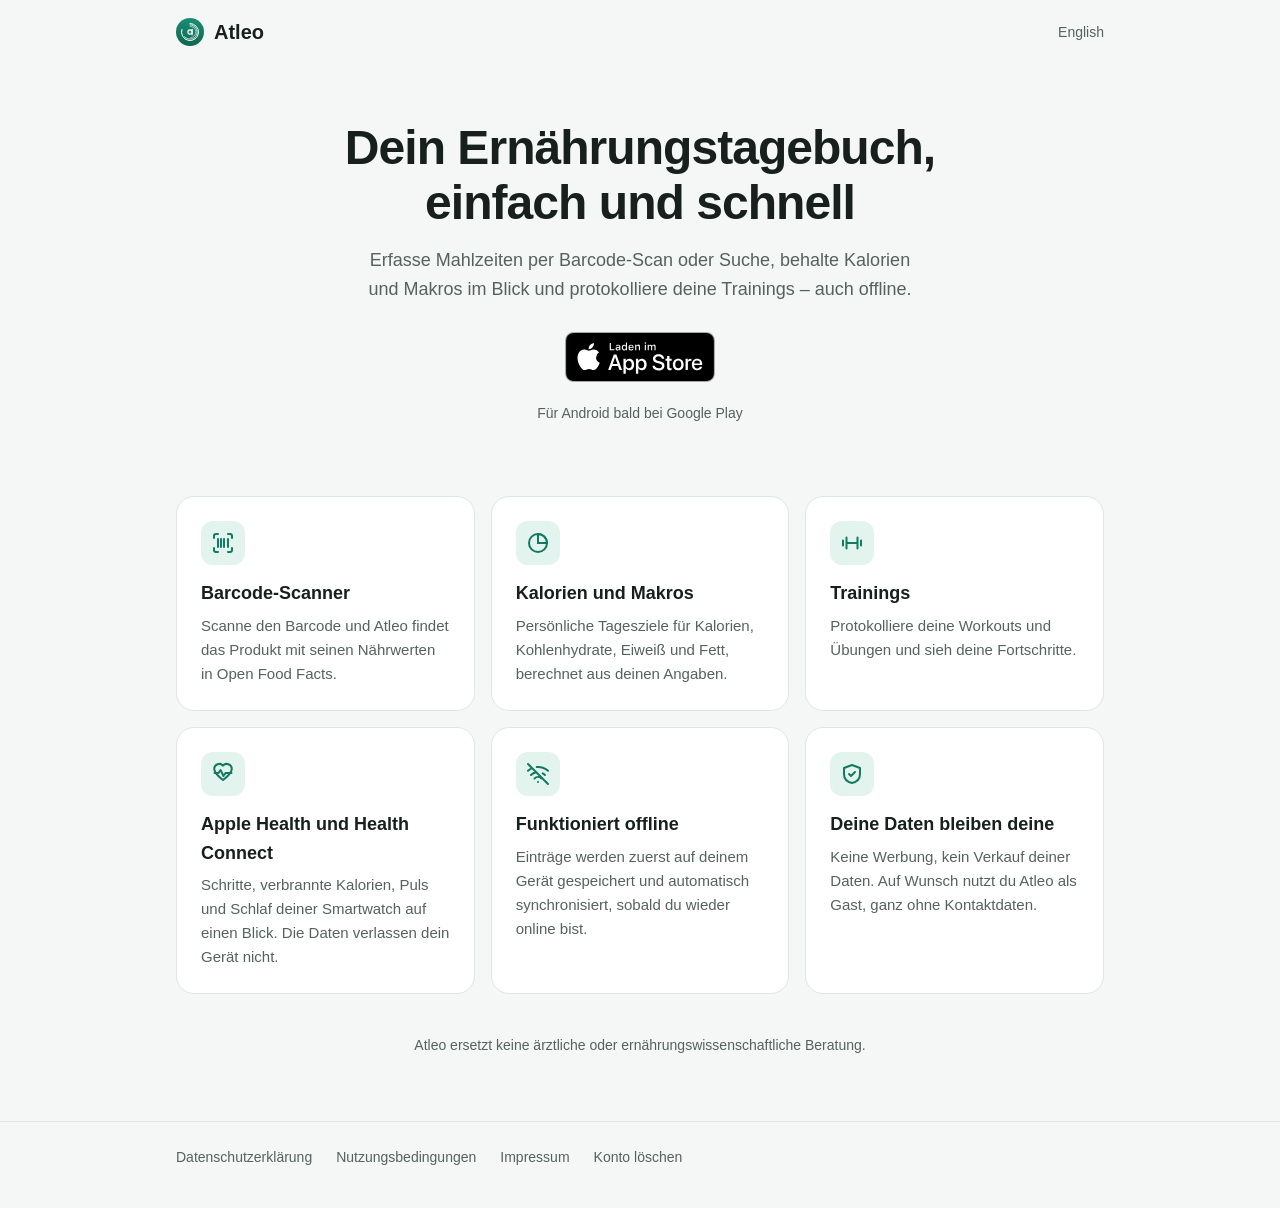
<file: index.html>
<!doctype html>
<html lang="de">
<head>
  <meta charset="utf-8">
  <meta name="viewport" content="width=device-width, initial-scale=1">
  <title>Atleo – Ernährungstagebuch und Training</title>
  <meta name="description" content="Atleo ist dein Ernährungstagebuch: Mahlzeiten per Barcode erfassen, Kalorien und Makros im Blick behalten und Trainings protokollieren.">
  <meta name="apple-itunes-app" content="app-id=6819698083">
  <link rel="stylesheet" href="/style.css">
  <link rel="icon" href="/favicon.svg" type="image/svg+xml">
  <link rel="alternate" hreflang="en" href="/en/">
</head>
<body>
  <header class="site-header">
    <div class="wrap">
      <a class="brand" href="/">Atleo</a>
      <a class="lang" href="/en/" lang="en">English</a>
    </div>
  </header>

  <main class="wrap">
    <section class="hero">
      <h1>Dein Ernährungstagebuch, einfach und schnell</h1>
      <p>Erfasse Mahlzeiten per Barcode-Scan oder Suche, behalte Kalorien und Makros im Blick und protokolliere deine Trainings – auch offline.</p>
      <a class="store-badge" href="https://apps.apple.com/de/app/id6819698083"><img src="/img/app-store-de.svg" alt="Laden im App Store" width="150" height="50"></a>
      <p class="store-note">Für Android bald bei Google Play</p>
    </section>

    <ul class="features">
      <li class="feature">
        <div class="icon"><svg viewBox="0 0 24 24" fill="none" stroke="currentColor" stroke-width="2" stroke-linecap="round"><path d="M3 7V5a2 2 0 0 1 2-2h2M17 3h2a2 2 0 0 1 2 2v2M21 17v2a2 2 0 0 1-2 2h-2M7 21H5a2 2 0 0 1-2-2v-2M7 8v8M10 8v8M13 8v8M17 8v8"/></svg></div>
        <h2>Barcode-Scanner</h2>
        <p>Scanne den Barcode und Atleo findet das Produkt mit seinen Nährwerten in Open Food Facts.</p>
      </li>
      <li class="feature">
        <div class="icon"><svg viewBox="0 0 24 24" fill="none" stroke="currentColor" stroke-width="2" stroke-linecap="round"><circle cx="12" cy="12" r="9"/><path d="M12 3a9 9 0 0 1 9 9h-9z"/></svg></div>
        <h2>Kalorien und Makros</h2>
        <p>Persönliche Tagesziele für Kalorien, Kohlenhydrate, Eiweiß und Fett, berechnet aus deinen Angaben.</p>
      </li>
      <li class="feature">
        <div class="icon"><svg viewBox="0 0 24 24" fill="none" stroke="currentColor" stroke-width="2" stroke-linecap="round"><path d="M6.5 6.5v11M17.5 6.5v11M3 9.5v5M21 9.5v5M6.5 12h11"/></svg></div>
        <h2>Trainings</h2>
        <p>Protokolliere deine Workouts und Übungen und sieh deine Fortschritte.</p>
      </li>
      <li class="feature">
        <div class="icon"><svg viewBox="0 0 24 24" fill="none" stroke="currentColor" stroke-width="2" stroke-linecap="round" stroke-linejoin="round"><path d="M20.8 6.6a5 5 0 0 0-8.8-2.9 5 5 0 0 0-8.8 2.9c0 5.4 8.8 11.4 8.8 11.4s8.8-6 8.8-11.4z"/><path d="M3.5 11h4l2-3 3 6 2-3h6"/></svg></div>
        <h2>Apple Health und Health Connect</h2>
        <p>Schritte, verbrannte Kalorien, Puls und Schlaf deiner Smartwatch auf einen Blick. Die Daten verlassen dein Gerät nicht.</p>
      </li>
      <li class="feature">
        <div class="icon"><svg viewBox="0 0 24 24" fill="none" stroke="currentColor" stroke-width="2" stroke-linecap="round"><path d="M2 2l20 20M8.5 16.5a5 5 0 0 1 7 0M5 13a10 10 0 0 1 5.2-2.8M19 13a10 10 0 0 0-2.3-1.6M2 8.8a15 15 0 0 1 4.2-2.7M22 8.8A15 15 0 0 0 10.7 5M12 20h.01"/></svg></div>
        <h2>Funktioniert offline</h2>
        <p>Einträge werden zuerst auf deinem Gerät gespeichert und automatisch synchronisiert, sobald du wieder online bist.</p>
      </li>
      <li class="feature">
        <div class="icon"><svg viewBox="0 0 24 24" fill="none" stroke="currentColor" stroke-width="2" stroke-linecap="round" stroke-linejoin="round"><path d="M12 3l8 3v6c0 5-3.5 8-8 9-4.5-1-8-4-8-9V6z"/><path d="M9 12l2 2 4-4"/></svg></div>
        <h2>Deine Daten bleiben deine</h2>
        <p>Keine Werbung, kein Verkauf deiner Daten. Auf Wunsch nutzt du Atleo als Gast, ganz ohne Kontaktdaten.</p>
      </li>
    </ul>

    <p class="note">Atleo ersetzt keine ärztliche oder ernährungswissenschaftliche Beratung.</p>
  </main>

  <footer class="site-footer">
    <div class="wrap">
      <a href="/datenschutz/">Datenschutzerklärung</a>
      <a href="/nutzungsbedingungen/">Nutzungsbedingungen</a>
      <a href="/impressum/">Impressum</a>
      <a href="/konto-loeschen/">Konto löschen</a>
    </div>
  </footer>
</body>
</html>
</file>
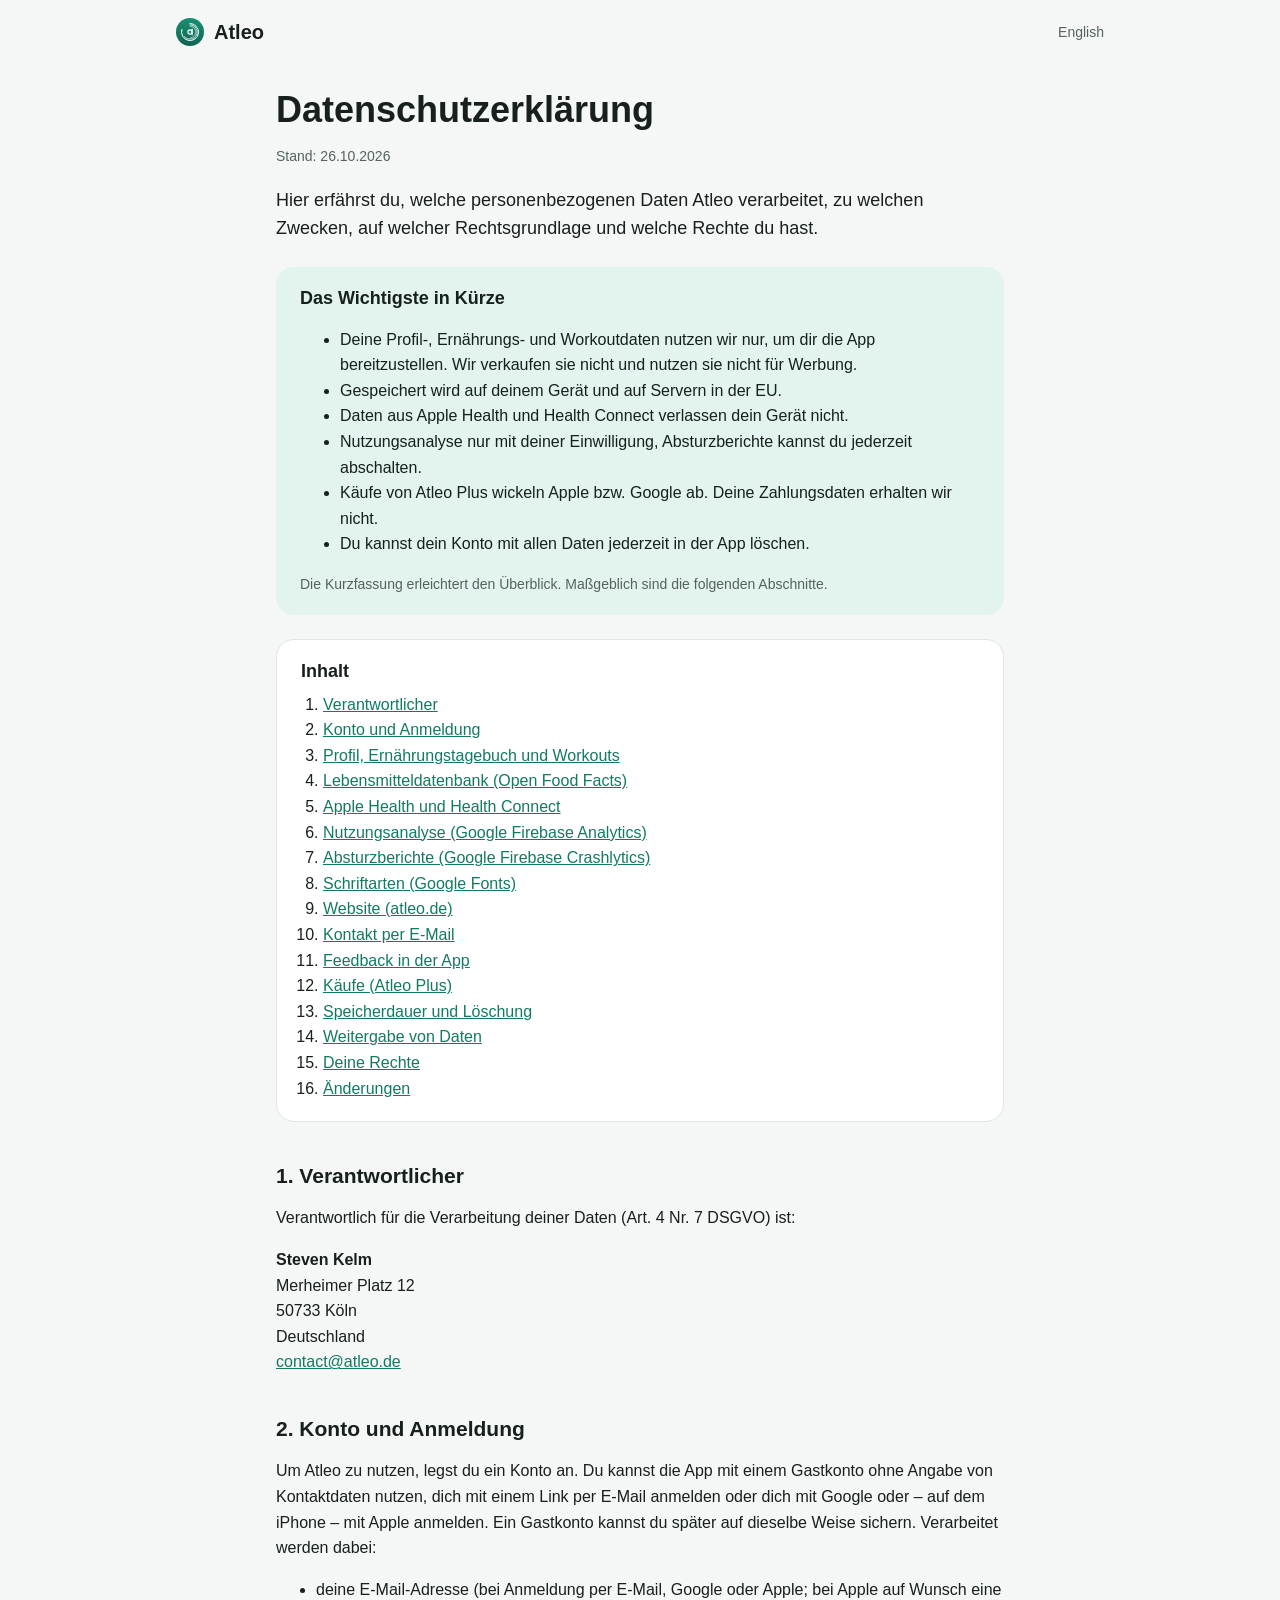
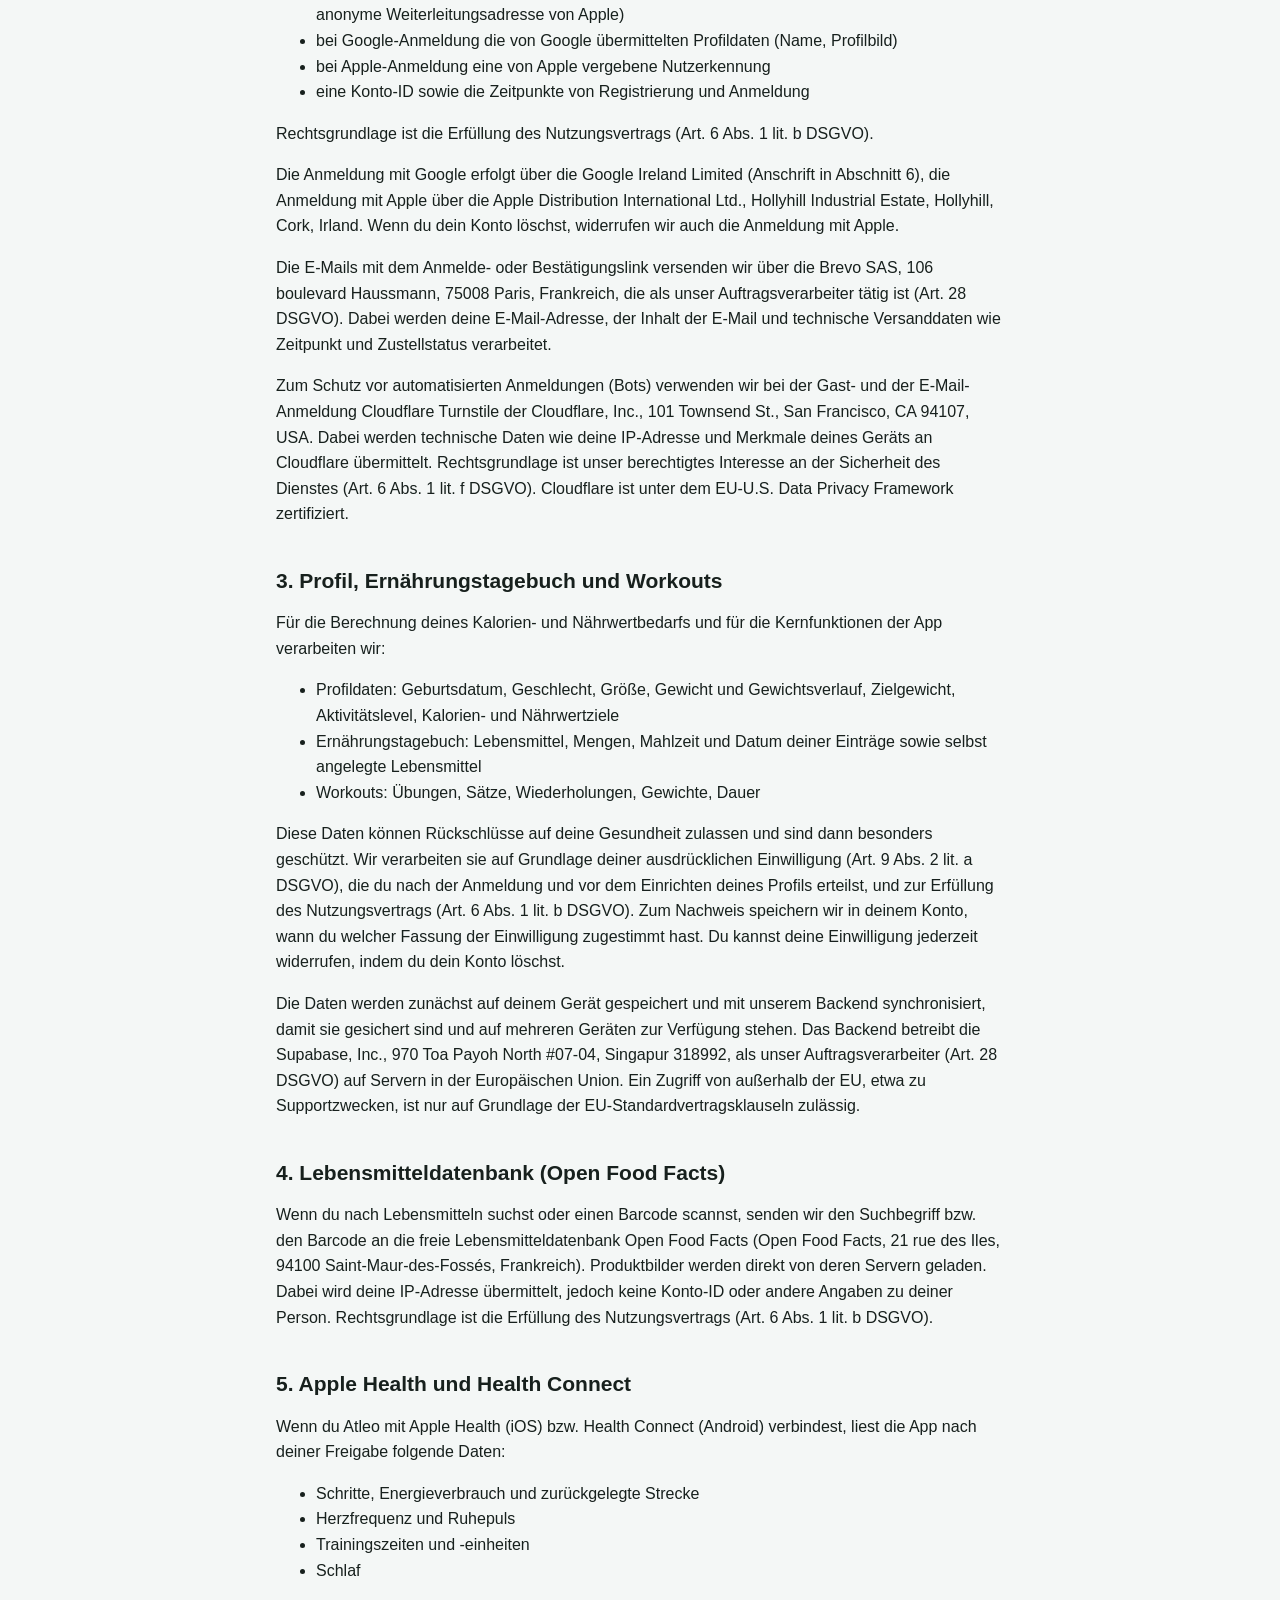
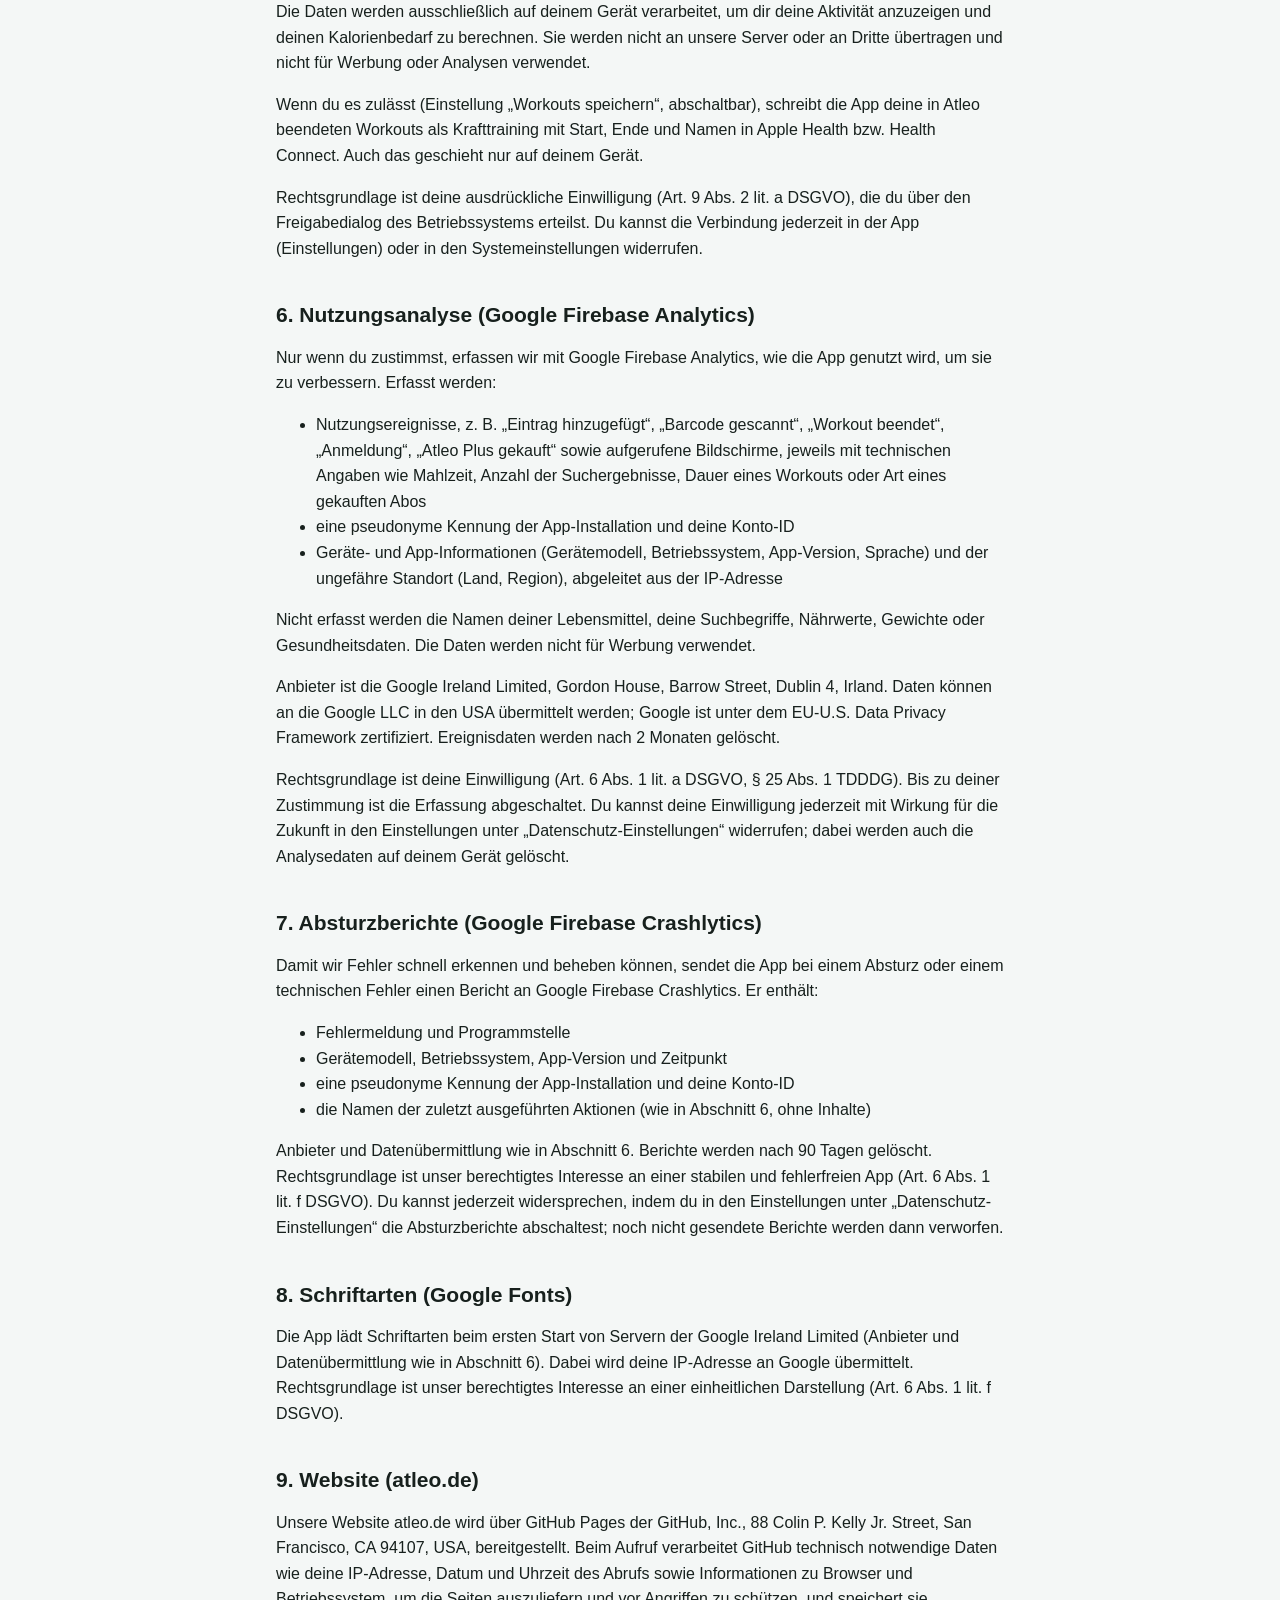
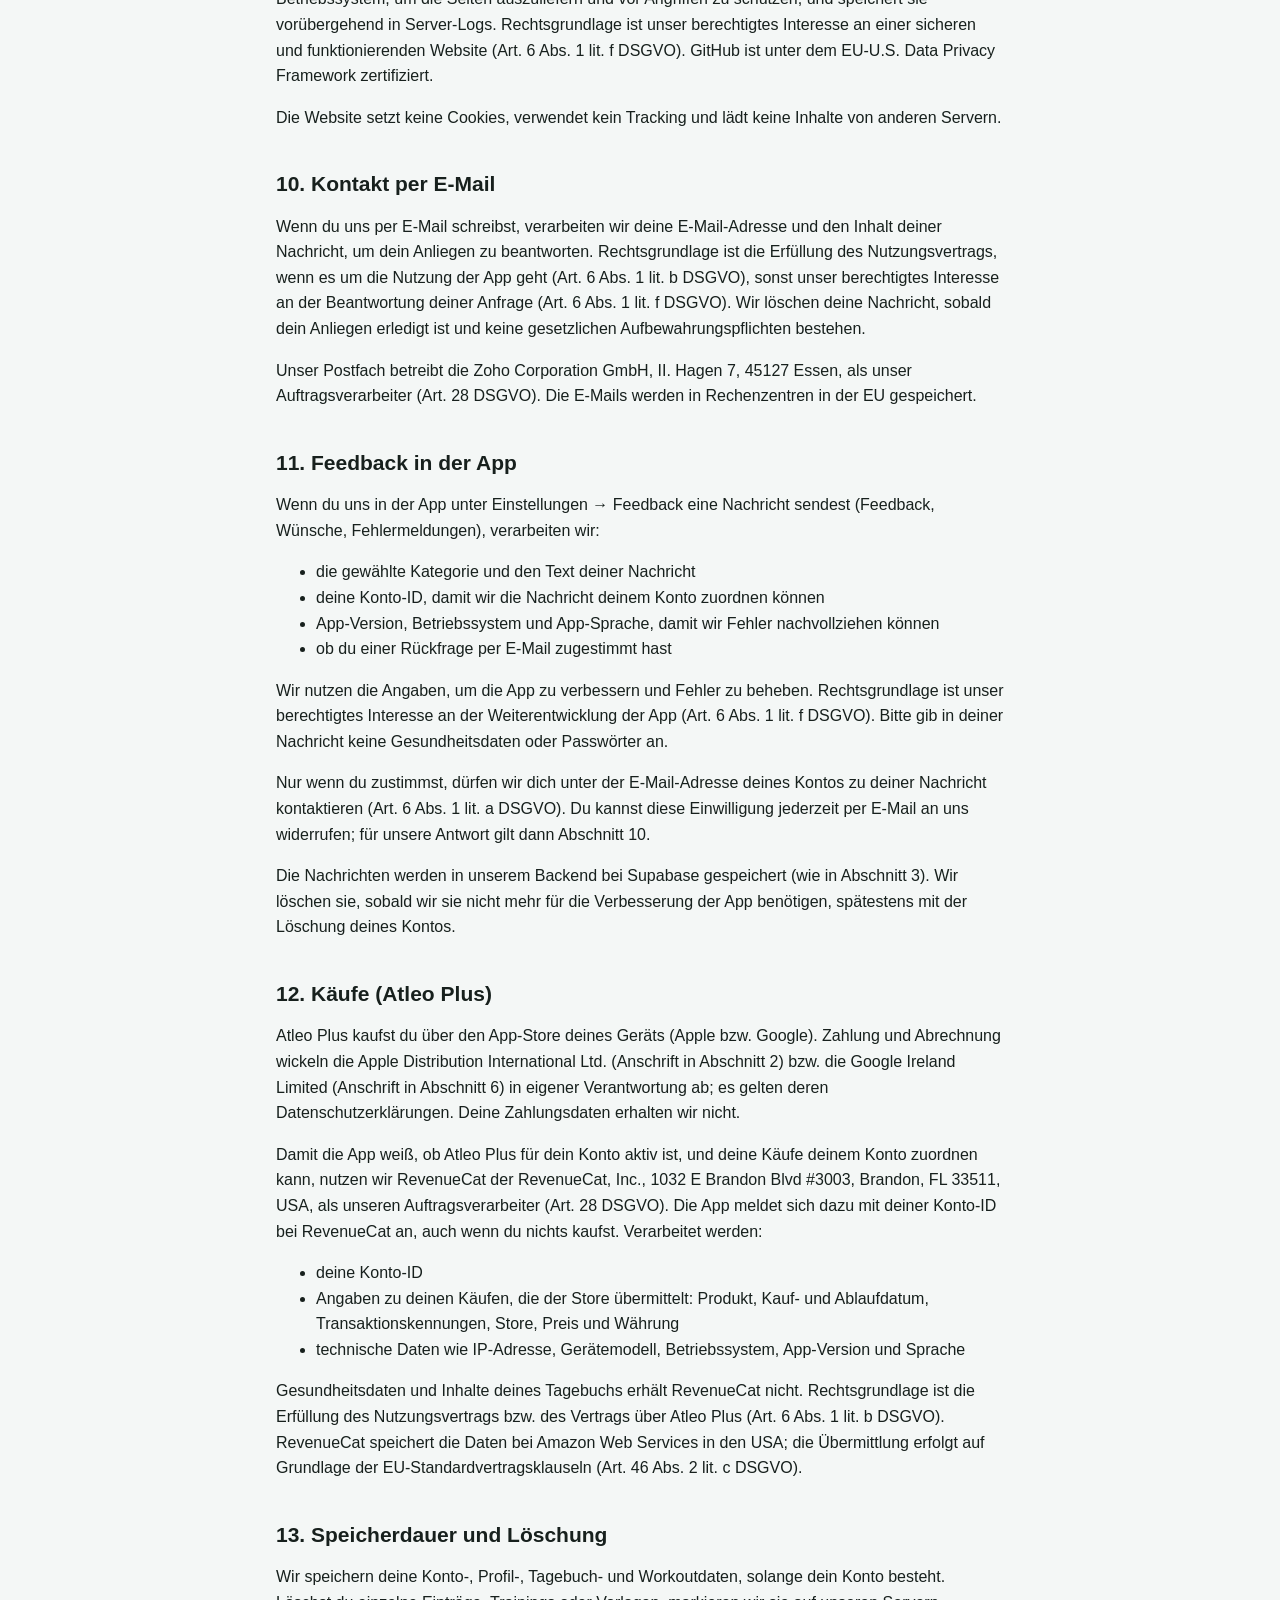
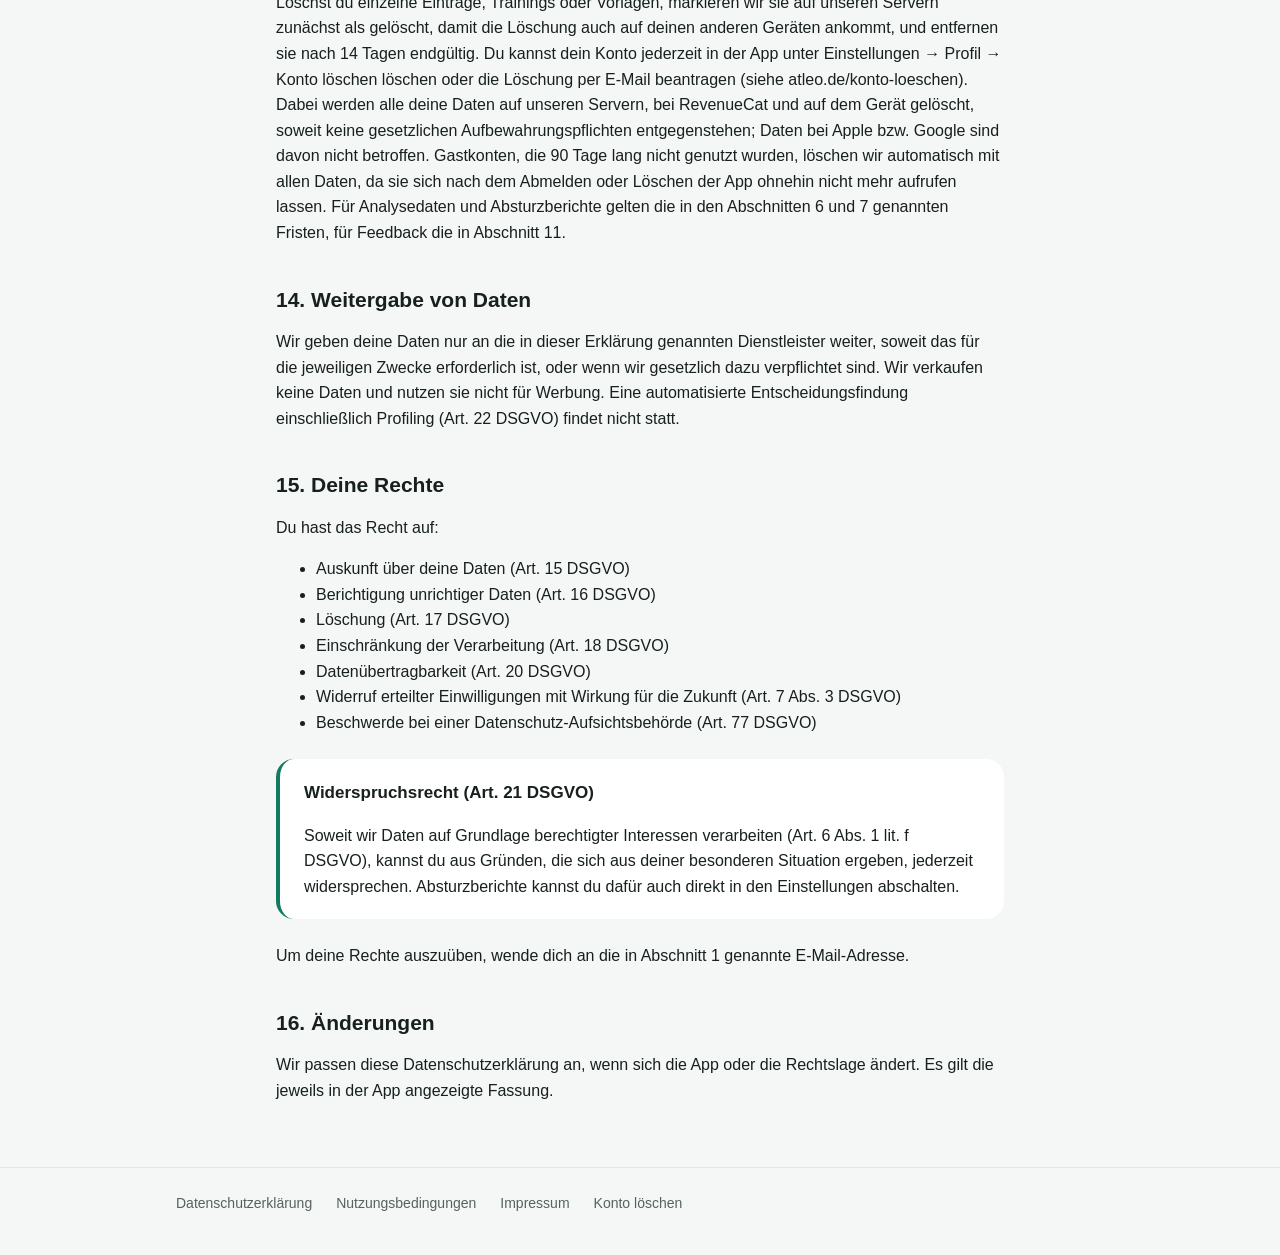
<file: datenschutz/index.html>
<!doctype html>
<!-- Generated by tool/website/export_legal_pages.dart in the app repo, don't edit. -->
<html lang="de">
<head>
  <meta charset="utf-8">
  <meta name="viewport" content="width=device-width, initial-scale=1">
  <title>Datenschutzerklärung – Atleo</title>
  <link rel="stylesheet" href="/style.css">
  <link rel="icon" href="/favicon.svg" type="image/svg+xml">
  <link rel="alternate" hreflang="en" href="/en/privacy/">
</head>
<body>
  <header class="site-header">
    <div class="wrap">
      <a class="brand" href="/">Atleo</a>
      <a class="lang" href="/en/privacy/" lang="en">English</a>
    </div>
  </header>
  <main class="wrap legal">
<h1>Datenschutzerklärung</h1>
<p class="updated">Stand: 26.10.2026</p>
<p class="intro">Hier erfährst du, welche personenbezogenen Daten Atleo verarbeitet, zu welchen Zwecken, auf welcher Rechtsgrundlage und welche Rechte du hast.</p>
<aside class="summary">
<h2>Das Wichtigste in Kürze</h2>
<ul><li>Deine Profil-, Ernährungs- und Workoutdaten nutzen wir nur, um dir die App bereitzustellen. Wir verkaufen sie nicht und nutzen sie nicht für Werbung.</li><li>Gespeichert wird auf deinem Gerät und auf Servern in der EU.</li><li>Daten aus Apple Health und Health Connect verlassen dein Gerät nicht.</li><li>Nutzungsanalyse nur mit deiner Einwilligung, Absturzberichte kannst du jederzeit abschalten.</li><li>Käufe von Atleo Plus wickeln Apple bzw. Google ab. Deine Zahlungsdaten erhalten wir nicht.</li><li>Du kannst dein Konto mit allen Daten jederzeit in der App löschen.</li></ul>
<p class="note">Die Kurzfassung erleichtert den Überblick. Maßgeblich sind die folgenden Abschnitte.</p>
</aside>
<nav class="toc">
<h2>Inhalt</h2>
<ol>
<li><a href="#section-1">Verantwortlicher</a></li>
<li><a href="#section-2">Konto und Anmeldung</a></li>
<li><a href="#section-3">Profil, Ernährungstagebuch und Workouts</a></li>
<li><a href="#section-4">Lebensmitteldatenbank (Open Food Facts)</a></li>
<li><a href="#section-5">Apple Health und Health Connect</a></li>
<li><a href="#section-6">Nutzungsanalyse (Google Firebase Analytics)</a></li>
<li><a href="#section-7">Absturzberichte (Google Firebase Crashlytics)</a></li>
<li><a href="#section-8">Schriftarten (Google Fonts)</a></li>
<li><a href="#section-9">Website (atleo.de)</a></li>
<li><a href="#section-10">Kontakt per E-Mail</a></li>
<li><a href="#section-11">Feedback in der App</a></li>
<li><a href="#section-12">Käufe (Atleo Plus)</a></li>
<li><a href="#section-13">Speicherdauer und Löschung</a></li>
<li><a href="#section-14">Weitergabe von Daten</a></li>
<li><a href="#section-15">Deine Rechte</a></li>
<li><a href="#section-16">Änderungen</a></li>
</ol>
</nav>
<section id="section-1">
<h2>1. Verantwortlicher</h2>
<p>Verantwortlich für die Verarbeitung deiner Daten (Art. 4 Nr. 7 DSGVO) ist:</p>
<address class="contact">
<strong>Steven Kelm</strong><br>
Merheimer Platz 12<br>
50733 Köln<br>
Deutschland<br>
<a href="mailto:contact@atleo.de">contact@atleo.de</a>
</address>
</section>
<section id="section-2">
<h2>2. Konto und Anmeldung</h2>
<p>Um Atleo zu nutzen, legst du ein Konto an. Du kannst die App mit einem Gastkonto ohne Angabe von Kontaktdaten nutzen, dich mit einem Link per E-Mail anmelden oder dich mit Google oder – auf dem iPhone – mit Apple anmelden. Ein Gastkonto kannst du später auf dieselbe Weise sichern. Verarbeitet werden dabei:</p>
<ul><li>deine E-Mail-Adresse (bei Anmeldung per E-Mail, Google oder Apple; bei Apple auf Wunsch eine anonyme Weiterleitungsadresse von Apple)</li><li>bei Google-Anmeldung die von Google übermittelten Profildaten (Name, Profilbild)</li><li>bei Apple-Anmeldung eine von Apple vergebene Nutzerkennung</li><li>eine Konto-ID sowie die Zeitpunkte von Registrierung und Anmeldung</li></ul>
<p>Rechtsgrundlage ist die Erfüllung des Nutzungsvertrags (Art. 6 Abs. 1 lit. b DSGVO).</p>
<p>Die Anmeldung mit Google erfolgt über die Google Ireland Limited (Anschrift in Abschnitt 6), die Anmeldung mit Apple über die Apple Distribution International Ltd., Hollyhill Industrial Estate, Hollyhill, Cork, Irland. Wenn du dein Konto löschst, widerrufen wir auch die Anmeldung mit Apple.</p>
<p>Die E-Mails mit dem Anmelde- oder Bestätigungslink versenden wir über die Brevo SAS, 106 boulevard Haussmann, 75008 Paris, Frankreich, die als unser Auftragsverarbeiter tätig ist (Art. 28 DSGVO). Dabei werden deine E-Mail-Adresse, der Inhalt der E-Mail und technische Versanddaten wie Zeitpunkt und Zustellstatus verarbeitet.</p>
<p>Zum Schutz vor automatisierten Anmeldungen (Bots) verwenden wir bei der Gast- und der E-Mail-Anmeldung Cloudflare Turnstile der Cloudflare, Inc., 101 Townsend St., San Francisco, CA 94107, USA. Dabei werden technische Daten wie deine IP-Adresse und Merkmale deines Geräts an Cloudflare übermittelt. Rechtsgrundlage ist unser berechtigtes Interesse an der Sicherheit des Dienstes (Art. 6 Abs. 1 lit. f DSGVO). Cloudflare ist unter dem EU-U.S. Data Privacy Framework zertifiziert.</p>
</section>
<section id="section-3">
<h2>3. Profil, Ernährungstagebuch und Workouts</h2>
<p>Für die Berechnung deines Kalorien- und Nährwertbedarfs und für die Kernfunktionen der App verarbeiten wir:</p>
<ul><li>Profildaten: Geburtsdatum, Geschlecht, Größe, Gewicht und Gewichtsverlauf, Zielgewicht, Aktivitätslevel, Kalorien- und Nährwertziele</li><li>Ernährungstagebuch: Lebensmittel, Mengen, Mahlzeit und Datum deiner Einträge sowie selbst angelegte Lebensmittel</li><li>Workouts: Übungen, Sätze, Wiederholungen, Gewichte, Dauer</li></ul>
<p>Diese Daten können Rückschlüsse auf deine Gesundheit zulassen und sind dann besonders geschützt. Wir verarbeiten sie auf Grundlage deiner ausdrücklichen Einwilligung (Art. 9 Abs. 2 lit. a DSGVO), die du nach der Anmeldung und vor dem Einrichten deines Profils erteilst, und zur Erfüllung des Nutzungsvertrags (Art. 6 Abs. 1 lit. b DSGVO). Zum Nachweis speichern wir in deinem Konto, wann du welcher Fassung der Einwilligung zugestimmt hast. Du kannst deine Einwilligung jederzeit widerrufen, indem du dein Konto löschst.</p>
<p>Die Daten werden zunächst auf deinem Gerät gespeichert und mit unserem Backend synchronisiert, damit sie gesichert sind und auf mehreren Geräten zur Verfügung stehen. Das Backend betreibt die Supabase, Inc., 970 Toa Payoh North #07-04, Singapur 318992, als unser Auftragsverarbeiter (Art. 28 DSGVO) auf Servern in der Europäischen Union. Ein Zugriff von außerhalb der EU, etwa zu Supportzwecken, ist nur auf Grundlage der EU-Standardvertragsklauseln zulässig.</p>
</section>
<section id="section-4">
<h2>4. Lebensmitteldatenbank (Open Food Facts)</h2>
<p>Wenn du nach Lebensmitteln suchst oder einen Barcode scannst, senden wir den Suchbegriff bzw. den Barcode an die freie Lebensmitteldatenbank Open Food Facts (Open Food Facts, 21 rue des Iles, 94100 Saint-Maur-des-Fossés, Frankreich). Produktbilder werden direkt von deren Servern geladen. Dabei wird deine IP-Adresse übermittelt, jedoch keine Konto-ID oder andere Angaben zu deiner Person. Rechtsgrundlage ist die Erfüllung des Nutzungsvertrags (Art. 6 Abs. 1 lit. b DSGVO).</p>
</section>
<section id="section-5">
<h2>5. Apple Health und Health Connect</h2>
<p>Wenn du Atleo mit Apple Health (iOS) bzw. Health Connect (Android) verbindest, liest die App nach deiner Freigabe folgende Daten:</p>
<ul><li>Schritte, Energieverbrauch und zurückgelegte Strecke</li><li>Herzfrequenz und Ruhepuls</li><li>Trainingszeiten und -einheiten</li><li>Schlaf</li></ul>
<p>Die Daten werden ausschließlich auf deinem Gerät verarbeitet, um dir deine Aktivität anzuzeigen und deinen Kalorienbedarf zu berechnen. Sie werden nicht an unsere Server oder an Dritte übertragen und nicht für Werbung oder Analysen verwendet.</p>
<p>Wenn du es zulässt (Einstellung „Workouts speichern“, abschaltbar), schreibt die App deine in Atleo beendeten Workouts als Krafttraining mit Start, Ende und Namen in Apple Health bzw. Health Connect. Auch das geschieht nur auf deinem Gerät.</p>
<p>Rechtsgrundlage ist deine ausdrückliche Einwilligung (Art. 9 Abs. 2 lit. a DSGVO), die du über den Freigabedialog des Betriebssystems erteilst. Du kannst die Verbindung jederzeit in der App (Einstellungen) oder in den Systemeinstellungen widerrufen.</p>
</section>
<section id="section-6">
<h2>6. Nutzungsanalyse (Google Firebase Analytics)</h2>
<p>Nur wenn du zustimmst, erfassen wir mit Google Firebase Analytics, wie die App genutzt wird, um sie zu verbessern. Erfasst werden:</p>
<ul><li>Nutzungsereignisse, z. B. „Eintrag hinzugefügt“, „Barcode gescannt“, „Workout beendet“, „Anmeldung“, „Atleo Plus gekauft“ sowie aufgerufene Bildschirme, jeweils mit technischen Angaben wie Mahlzeit, Anzahl der Suchergebnisse, Dauer eines Workouts oder Art eines gekauften Abos</li><li>eine pseudonyme Kennung der App-Installation und deine Konto-ID</li><li>Geräte- und App-Informationen (Gerätemodell, Betriebssystem, App-Version, Sprache) und der ungefähre Standort (Land, Region), abgeleitet aus der IP-Adresse</li></ul>
<p>Nicht erfasst werden die Namen deiner Lebensmittel, deine Suchbegriffe, Nährwerte, Gewichte oder Gesundheitsdaten. Die Daten werden nicht für Werbung verwendet.</p>
<p>Anbieter ist die Google Ireland Limited, Gordon House, Barrow Street, Dublin 4, Irland. Daten können an die Google LLC in den USA übermittelt werden; Google ist unter dem EU-U.S. Data Privacy Framework zertifiziert. Ereignisdaten werden nach 2 Monaten gelöscht.</p>
<p>Rechtsgrundlage ist deine Einwilligung (Art. 6 Abs. 1 lit. a DSGVO, § 25 Abs. 1 TDDDG). Bis zu deiner Zustimmung ist die Erfassung abgeschaltet. Du kannst deine Einwilligung jederzeit mit Wirkung für die Zukunft in den Einstellungen unter „Datenschutz-Einstellungen“ widerrufen; dabei werden auch die Analysedaten auf deinem Gerät gelöscht.</p>
</section>
<section id="section-7">
<h2>7. Absturzberichte (Google Firebase Crashlytics)</h2>
<p>Damit wir Fehler schnell erkennen und beheben können, sendet die App bei einem Absturz oder einem technischen Fehler einen Bericht an Google Firebase Crashlytics. Er enthält:</p>
<ul><li>Fehlermeldung und Programmstelle</li><li>Gerätemodell, Betriebssystem, App-Version und Zeitpunkt</li><li>eine pseudonyme Kennung der App-Installation und deine Konto-ID</li><li>die Namen der zuletzt ausgeführten Aktionen (wie in Abschnitt 6, ohne Inhalte)</li></ul>
<p>Anbieter und Datenübermittlung wie in Abschnitt 6. Berichte werden nach 90 Tagen gelöscht. Rechtsgrundlage ist unser berechtigtes Interesse an einer stabilen und fehlerfreien App (Art. 6 Abs. 1 lit. f DSGVO). Du kannst jederzeit widersprechen, indem du in den Einstellungen unter „Datenschutz-Einstellungen“ die Absturzberichte abschaltest; noch nicht gesendete Berichte werden dann verworfen.</p>
</section>
<section id="section-8">
<h2>8. Schriftarten (Google Fonts)</h2>
<p>Die App lädt Schriftarten beim ersten Start von Servern der Google Ireland Limited (Anbieter und Datenübermittlung wie in Abschnitt 6). Dabei wird deine IP-Adresse an Google übermittelt. Rechtsgrundlage ist unser berechtigtes Interesse an einer einheitlichen Darstellung (Art. 6 Abs. 1 lit. f DSGVO).</p>
</section>
<section id="section-9">
<h2>9. Website (atleo.de)</h2>
<p>Unsere Website atleo.de wird über GitHub Pages der GitHub, Inc., 88 Colin P. Kelly Jr. Street, San Francisco, CA 94107, USA, bereitgestellt. Beim Aufruf verarbeitet GitHub technisch notwendige Daten wie deine IP-Adresse, Datum und Uhrzeit des Abrufs sowie Informationen zu Browser und Betriebssystem, um die Seiten auszuliefern und vor Angriffen zu schützen, und speichert sie vorübergehend in Server-Logs. Rechtsgrundlage ist unser berechtigtes Interesse an einer sicheren und funktionierenden Website (Art. 6 Abs. 1 lit. f DSGVO). GitHub ist unter dem EU-U.S. Data Privacy Framework zertifiziert.</p>
<p>Die Website setzt keine Cookies, verwendet kein Tracking und lädt keine Inhalte von anderen Servern.</p>
</section>
<section id="section-10">
<h2>10. Kontakt per E-Mail</h2>
<p>Wenn du uns per E-Mail schreibst, verarbeiten wir deine E-Mail-Adresse und den Inhalt deiner Nachricht, um dein Anliegen zu beantworten. Rechtsgrundlage ist die Erfüllung des Nutzungsvertrags, wenn es um die Nutzung der App geht (Art. 6 Abs. 1 lit. b DSGVO), sonst unser berechtigtes Interesse an der Beantwortung deiner Anfrage (Art. 6 Abs. 1 lit. f DSGVO). Wir löschen deine Nachricht, sobald dein Anliegen erledigt ist und keine gesetzlichen Aufbewahrungspflichten bestehen.</p>
<p>Unser Postfach betreibt die Zoho Corporation GmbH, II. Hagen 7, 45127 Essen, als unser Auftragsverarbeiter (Art. 28 DSGVO). Die E-Mails werden in Rechenzentren in der EU gespeichert.</p>
</section>
<section id="section-11">
<h2>11. Feedback in der App</h2>
<p>Wenn du uns in der App unter Einstellungen → Feedback eine Nachricht sendest (Feedback, Wünsche, Fehlermeldungen), verarbeiten wir:</p>
<ul><li>die gewählte Kategorie und den Text deiner Nachricht</li><li>deine Konto-ID, damit wir die Nachricht deinem Konto zuordnen können</li><li>App-Version, Betriebssystem und App-Sprache, damit wir Fehler nachvollziehen können</li><li>ob du einer Rückfrage per E-Mail zugestimmt hast</li></ul>
<p>Wir nutzen die Angaben, um die App zu verbessern und Fehler zu beheben. Rechtsgrundlage ist unser berechtigtes Interesse an der Weiterentwicklung der App (Art. 6 Abs. 1 lit. f DSGVO). Bitte gib in deiner Nachricht keine Gesundheitsdaten oder Passwörter an.</p>
<p>Nur wenn du zustimmst, dürfen wir dich unter der E-Mail-Adresse deines Kontos zu deiner Nachricht kontaktieren (Art. 6 Abs. 1 lit. a DSGVO). Du kannst diese Einwilligung jederzeit per E-Mail an uns widerrufen; für unsere Antwort gilt dann Abschnitt 10.</p>
<p>Die Nachrichten werden in unserem Backend bei Supabase gespeichert (wie in Abschnitt 3). Wir löschen sie, sobald wir sie nicht mehr für die Verbesserung der App benötigen, spätestens mit der Löschung deines Kontos.</p>
</section>
<section id="section-12">
<h2>12. Käufe (Atleo Plus)</h2>
<p>Atleo Plus kaufst du über den App-Store deines Geräts (Apple bzw. Google). Zahlung und Abrechnung wickeln die Apple Distribution International Ltd. (Anschrift in Abschnitt 2) bzw. die Google Ireland Limited (Anschrift in Abschnitt 6) in eigener Verantwortung ab; es gelten deren Datenschutzerklärungen. Deine Zahlungsdaten erhalten wir nicht.</p>
<p>Damit die App weiß, ob Atleo Plus für dein Konto aktiv ist, und deine Käufe deinem Konto zuordnen kann, nutzen wir RevenueCat der RevenueCat, Inc., 1032 E Brandon Blvd #3003, Brandon, FL 33511, USA, als unseren Auftragsverarbeiter (Art. 28 DSGVO). Die App meldet sich dazu mit deiner Konto-ID bei RevenueCat an, auch wenn du nichts kaufst. Verarbeitet werden:</p>
<ul><li>deine Konto-ID</li><li>Angaben zu deinen Käufen, die der Store übermittelt: Produkt, Kauf- und Ablaufdatum, Transaktionskennungen, Store, Preis und Währung</li><li>technische Daten wie IP-Adresse, Gerätemodell, Betriebssystem, App-Version und Sprache</li></ul>
<p>Gesundheitsdaten und Inhalte deines Tagebuchs erhält RevenueCat nicht. Rechtsgrundlage ist die Erfüllung des Nutzungsvertrags bzw. des Vertrags über Atleo Plus (Art. 6 Abs. 1 lit. b DSGVO). RevenueCat speichert die Daten bei Amazon Web Services in den USA; die Übermittlung erfolgt auf Grundlage der EU-Standardvertragsklauseln (Art. 46 Abs. 2 lit. c DSGVO).</p>
</section>
<section id="section-13">
<h2>13. Speicherdauer und Löschung</h2>
<p>Wir speichern deine Konto-, Profil-, Tagebuch- und Workoutdaten, solange dein Konto besteht. Löschst du einzelne Einträge, Trainings oder Vorlagen, markieren wir sie auf unseren Servern zunächst als gelöscht, damit die Löschung auch auf deinen anderen Geräten ankommt, und entfernen sie nach 14 Tagen endgültig. Du kannst dein Konto jederzeit in der App unter Einstellungen → Profil → Konto löschen löschen oder die Löschung per E-Mail beantragen (siehe atleo.de/konto-loeschen). Dabei werden alle deine Daten auf unseren Servern, bei RevenueCat und auf dem Gerät gelöscht, soweit keine gesetzlichen Aufbewahrungspflichten entgegenstehen; Daten bei Apple bzw. Google sind davon nicht betroffen. Gastkonten, die 90 Tage lang nicht genutzt wurden, löschen wir automatisch mit allen Daten, da sie sich nach dem Abmelden oder Löschen der App ohnehin nicht mehr aufrufen lassen. Für Analysedaten und Absturzberichte gelten die in den Abschnitten 6 und 7 genannten Fristen, für Feedback die in Abschnitt 11.</p>
</section>
<section id="section-14">
<h2>14. Weitergabe von Daten</h2>
<p>Wir geben deine Daten nur an die in dieser Erklärung genannten Dienstleister weiter, soweit das für die jeweiligen Zwecke erforderlich ist, oder wenn wir gesetzlich dazu verpflichtet sind. Wir verkaufen keine Daten und nutzen sie nicht für Werbung. Eine automatisierte Entscheidungsfindung einschließlich Profiling (Art. 22 DSGVO) findet nicht statt.</p>
</section>
<section id="section-15">
<h2>15. Deine Rechte</h2>
<p>Du hast das Recht auf:</p>
<ul><li>Auskunft über deine Daten (Art. 15 DSGVO)</li><li>Berichtigung unrichtiger Daten (Art. 16 DSGVO)</li><li>Löschung (Art. 17 DSGVO)</li><li>Einschränkung der Verarbeitung (Art. 18 DSGVO)</li><li>Datenübertragbarkeit (Art. 20 DSGVO)</li><li>Widerruf erteilter Einwilligungen mit Wirkung für die Zukunft (Art. 7 Abs. 3 DSGVO)</li><li>Beschwerde bei einer Datenschutz-Aufsichtsbehörde (Art. 77 DSGVO)</li></ul>
<div class="notice"><h3>Widerspruchsrecht (Art. 21 DSGVO)</h3><p>Soweit wir Daten auf Grundlage berechtigter Interessen verarbeiten (Art. 6 Abs. 1 lit. f DSGVO), kannst du aus Gründen, die sich aus deiner besonderen Situation ergeben, jederzeit widersprechen. Absturzberichte kannst du dafür auch direkt in den Einstellungen abschalten.</p></div>
<p>Um deine Rechte auszuüben, wende dich an die in Abschnitt 1 genannte E-Mail-Adresse.</p>
</section>
<section id="section-16">
<h2>16. Änderungen</h2>
<p>Wir passen diese Datenschutzerklärung an, wenn sich die App oder die Rechtslage ändert. Es gilt die jeweils in der App angezeigte Fassung.</p>
</section>
  </main>
  <footer class="site-footer">
    <div class="wrap">
      <a href="/datenschutz/">Datenschutzerklärung</a>
      <a href="/nutzungsbedingungen/">Nutzungsbedingungen</a>
      <a href="/impressum/">Impressum</a>
      <a href="/konto-loeschen/">Konto löschen</a>
    </div>
  </footer>
</body>
</html>
</file>
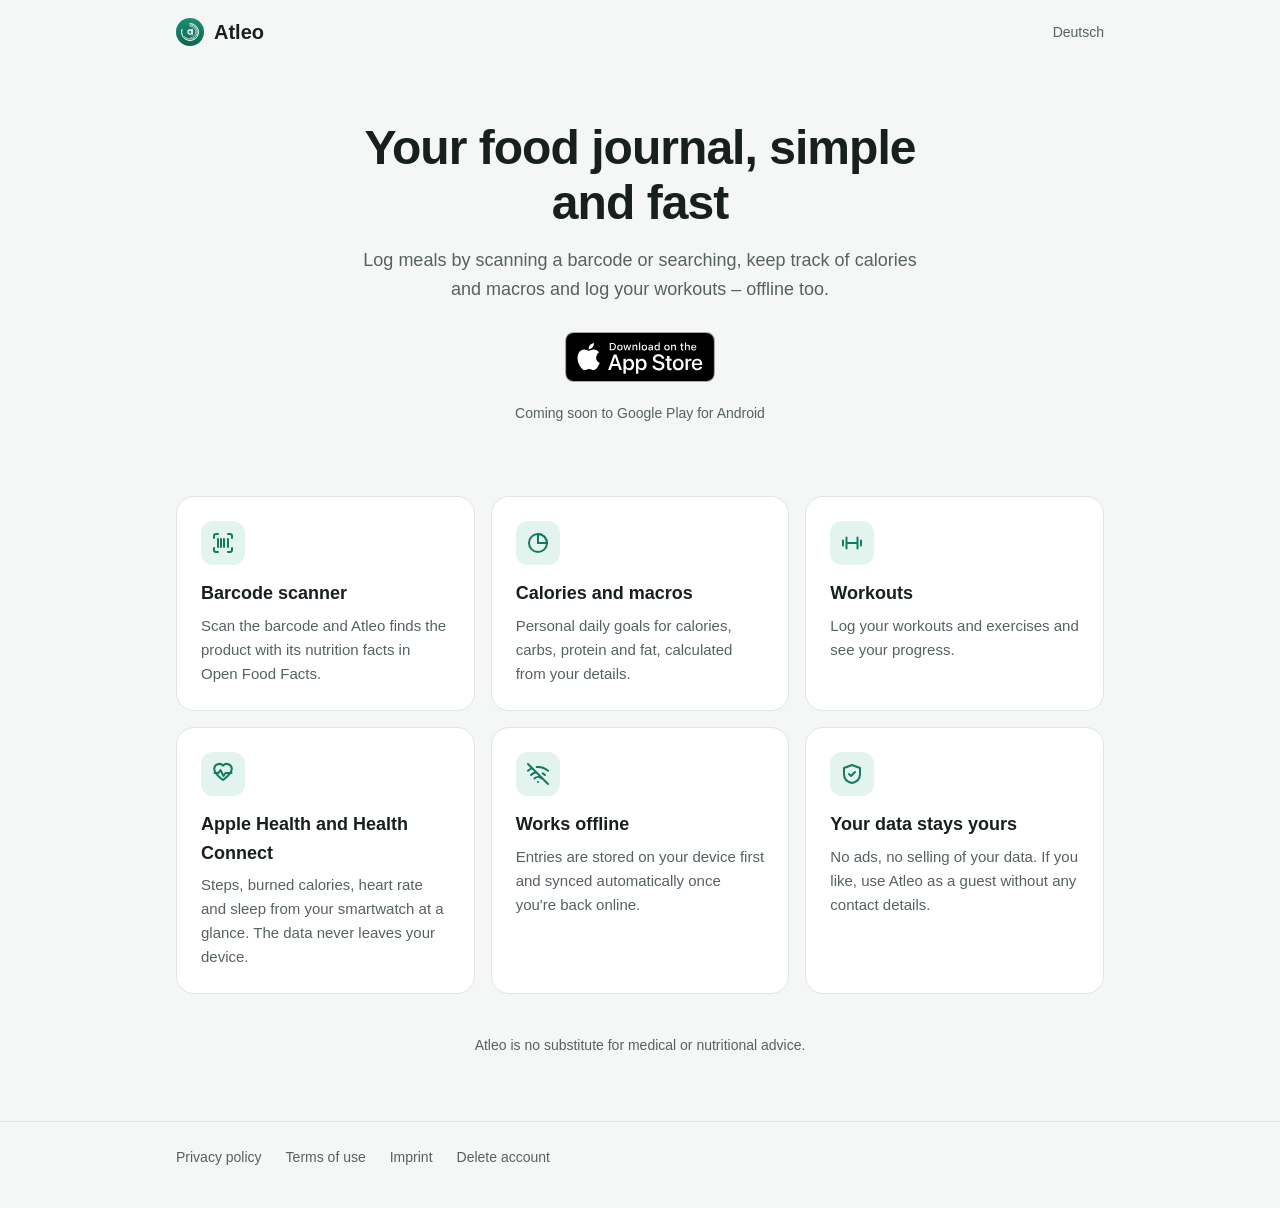
<file: en/index.html>
<!doctype html>
<html lang="en">
<head>
  <meta charset="utf-8">
  <meta name="viewport" content="width=device-width, initial-scale=1">
  <title>Atleo – Food journal and training</title>
  <meta name="description" content="Atleo is your food journal: log meals by barcode, keep track of calories and macros and log your workouts.">
  <meta name="apple-itunes-app" content="app-id=6819698083">
  <link rel="stylesheet" href="/style.css">
  <link rel="icon" href="/favicon.svg" type="image/svg+xml">
  <link rel="alternate" hreflang="de" href="/">
</head>
<body>
  <header class="site-header">
    <div class="wrap">
      <a class="brand" href="/en/">Atleo</a>
      <a class="lang" href="/" lang="de">Deutsch</a>
    </div>
  </header>

  <main class="wrap">
    <section class="hero">
      <h1>Your food journal, simple and fast</h1>
      <p>Log meals by scanning a barcode or searching, keep track of calories and macros and log your workouts – offline too.</p>
      <a class="store-badge" href="https://apps.apple.com/app/id6819698083"><img src="/img/app-store-en.svg" alt="Download on the App Store" width="150" height="50"></a>
      <p class="store-note">Coming soon to Google Play for Android</p>
    </section>

    <ul class="features">
      <li class="feature">
        <div class="icon"><svg viewBox="0 0 24 24" fill="none" stroke="currentColor" stroke-width="2" stroke-linecap="round"><path d="M3 7V5a2 2 0 0 1 2-2h2M17 3h2a2 2 0 0 1 2 2v2M21 17v2a2 2 0 0 1-2 2h-2M7 21H5a2 2 0 0 1-2-2v-2M7 8v8M10 8v8M13 8v8M17 8v8"/></svg></div>
        <h2>Barcode scanner</h2>
        <p>Scan the barcode and Atleo finds the product with its nutrition facts in Open Food Facts.</p>
      </li>
      <li class="feature">
        <div class="icon"><svg viewBox="0 0 24 24" fill="none" stroke="currentColor" stroke-width="2" stroke-linecap="round"><circle cx="12" cy="12" r="9"/><path d="M12 3a9 9 0 0 1 9 9h-9z"/></svg></div>
        <h2>Calories and macros</h2>
        <p>Personal daily goals for calories, carbs, protein and fat, calculated from your details.</p>
      </li>
      <li class="feature">
        <div class="icon"><svg viewBox="0 0 24 24" fill="none" stroke="currentColor" stroke-width="2" stroke-linecap="round"><path d="M6.5 6.5v11M17.5 6.5v11M3 9.5v5M21 9.5v5M6.5 12h11"/></svg></div>
        <h2>Workouts</h2>
        <p>Log your workouts and exercises and see your progress.</p>
      </li>
      <li class="feature">
        <div class="icon"><svg viewBox="0 0 24 24" fill="none" stroke="currentColor" stroke-width="2" stroke-linecap="round" stroke-linejoin="round"><path d="M20.8 6.6a5 5 0 0 0-8.8-2.9 5 5 0 0 0-8.8 2.9c0 5.4 8.8 11.4 8.8 11.4s8.8-6 8.8-11.4z"/><path d="M3.5 11h4l2-3 3 6 2-3h6"/></svg></div>
        <h2>Apple Health and Health Connect</h2>
        <p>Steps, burned calories, heart rate and sleep from your smartwatch at a glance. The data never leaves your device.</p>
      </li>
      <li class="feature">
        <div class="icon"><svg viewBox="0 0 24 24" fill="none" stroke="currentColor" stroke-width="2" stroke-linecap="round"><path d="M2 2l20 20M8.5 16.5a5 5 0 0 1 7 0M5 13a10 10 0 0 1 5.2-2.8M19 13a10 10 0 0 0-2.3-1.6M2 8.8a15 15 0 0 1 4.2-2.7M22 8.8A15 15 0 0 0 10.7 5M12 20h.01"/></svg></div>
        <h2>Works offline</h2>
        <p>Entries are stored on your device first and synced automatically once you're back online.</p>
      </li>
      <li class="feature">
        <div class="icon"><svg viewBox="0 0 24 24" fill="none" stroke="currentColor" stroke-width="2" stroke-linecap="round" stroke-linejoin="round"><path d="M12 3l8 3v6c0 5-3.5 8-8 9-4.5-1-8-4-8-9V6z"/><path d="M9 12l2 2 4-4"/></svg></div>
        <h2>Your data stays yours</h2>
        <p>No ads, no selling of your data. If you like, use Atleo as a guest without any contact details.</p>
      </li>
    </ul>

    <p class="note">Atleo is no substitute for medical or nutritional advice.</p>
  </main>

  <footer class="site-footer">
    <div class="wrap">
      <a href="/en/privacy/">Privacy policy</a>
      <a href="/en/terms/">Terms of use</a>
      <a href="/en/imprint/">Imprint</a>
      <a href="/en/delete-account/">Delete account</a>
    </div>
  </footer>
</body>
</html>
</file>
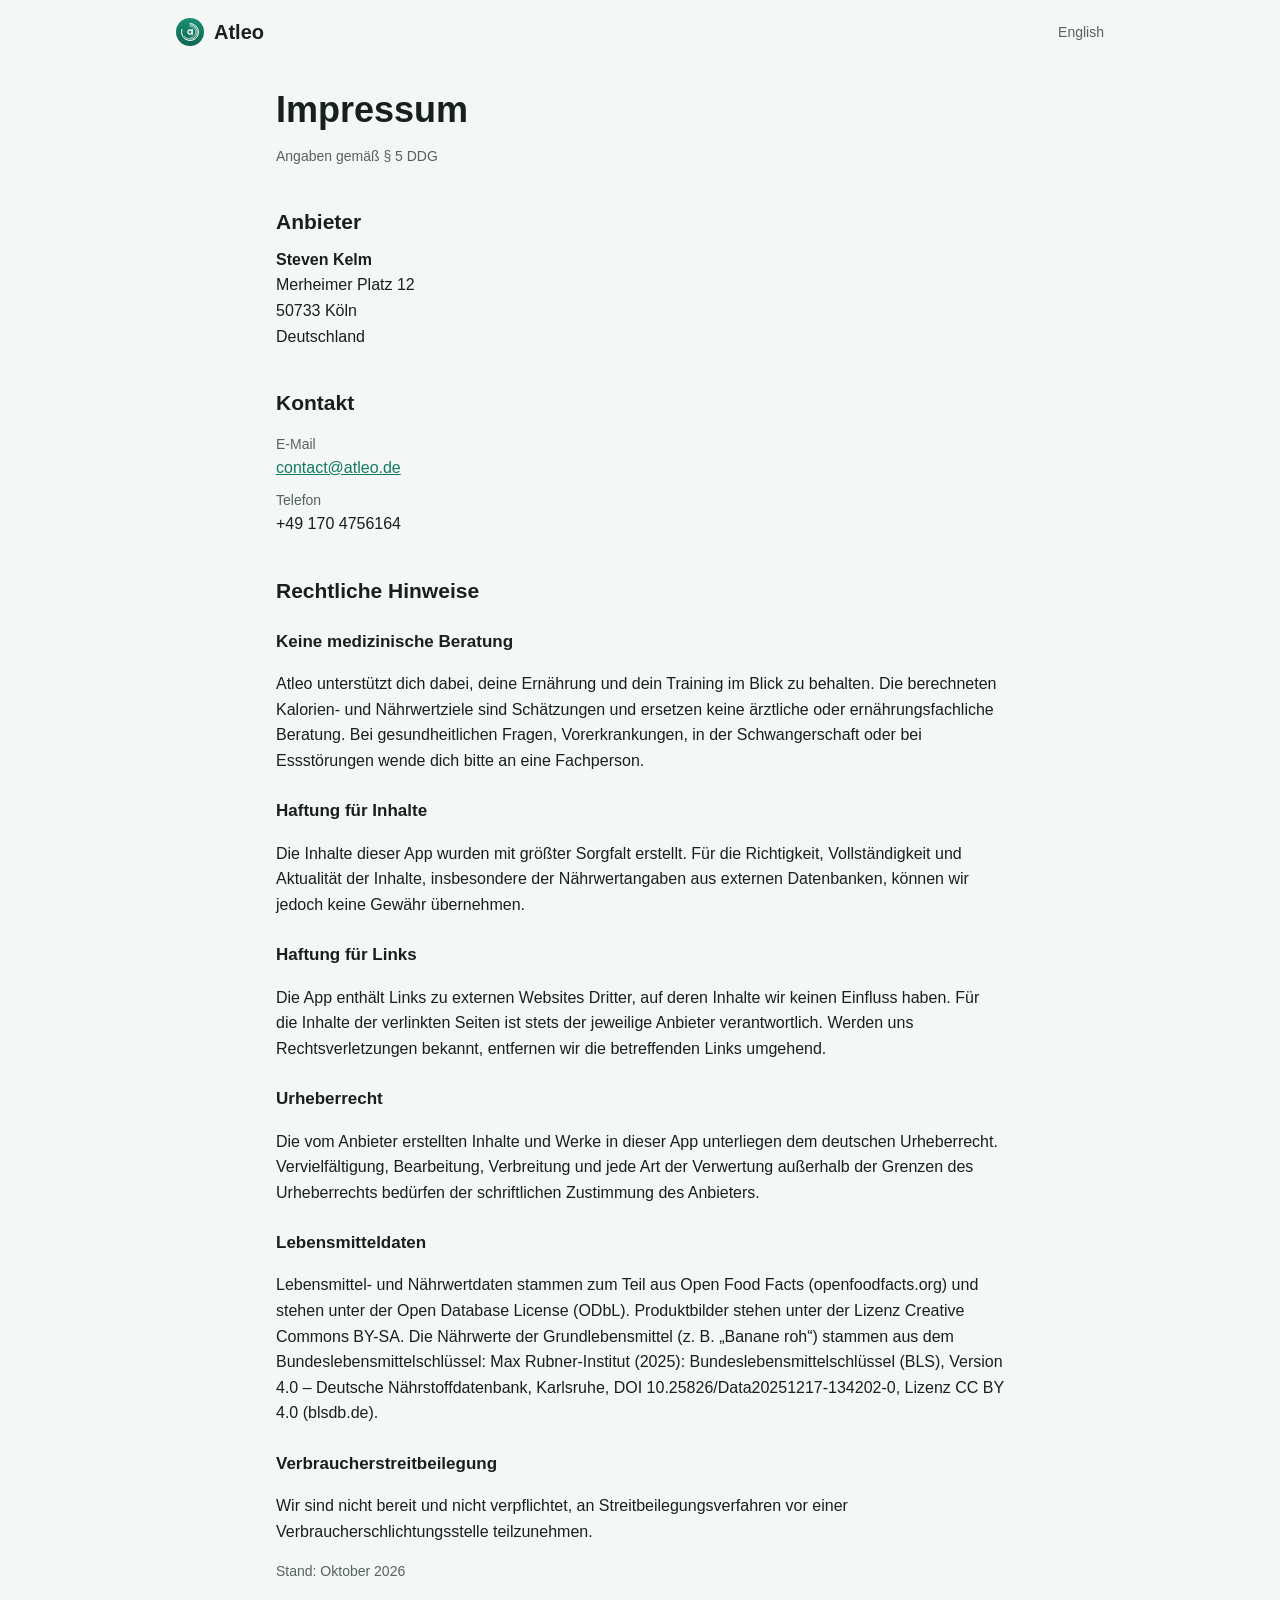
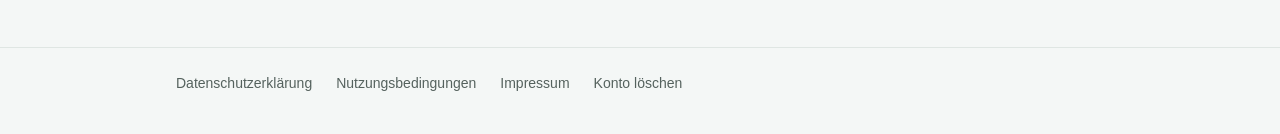
<file: impressum/index.html>
<!doctype html>
<!-- Generated by tool/website/export_legal_pages.dart in the app repo, don't edit. -->
<html lang="de">
<head>
  <meta charset="utf-8">
  <meta name="viewport" content="width=device-width, initial-scale=1">
  <title>Impressum – Atleo</title>
  <link rel="stylesheet" href="/style.css">
  <link rel="icon" href="/favicon.svg" type="image/svg+xml">
  <link rel="alternate" hreflang="en" href="/en/imprint/">
</head>
<body>
  <header class="site-header">
    <div class="wrap">
      <a class="brand" href="/">Atleo</a>
      <a class="lang" href="/en/imprint/" lang="en">English</a>
    </div>
  </header>
  <main class="wrap legal">
<h1>Impressum</h1>
<p class="updated">Angaben gemäß § 5 DDG</p>
<h2>Anbieter</h2>
<address class="contact">
<strong>Steven Kelm</strong><br>
Merheimer Platz 12<br>
50733 Köln<br>
Deutschland
</address>
<h2>Kontakt</h2>
<dl class="contact-list">
<dt>E-Mail</dt>
<dd><a href="mailto:contact@atleo.de">contact@atleo.de</a></dd>
<dt>Telefon</dt>
<dd>+49 170 4756164</dd>
</dl>
<h2>Rechtliche Hinweise</h2>
<h3>Keine medizinische Beratung</h3>
<p>Atleo unterstützt dich dabei, deine Ernährung und dein Training im Blick zu behalten. Die berechneten Kalorien- und Nährwertziele sind Schätzungen und ersetzen keine ärztliche oder ernährungsfachliche Beratung. Bei gesundheitlichen Fragen, Vorerkrankungen, in der Schwangerschaft oder bei Essstörungen wende dich bitte an eine Fachperson.</p>
<h3>Haftung für Inhalte</h3>
<p>Die Inhalte dieser App wurden mit größter Sorgfalt erstellt. Für die Richtigkeit, Vollständigkeit und Aktualität der Inhalte, insbesondere der Nährwertangaben aus externen Datenbanken, können wir jedoch keine Gewähr übernehmen.</p>
<h3>Haftung für Links</h3>
<p>Die App enthält Links zu externen Websites Dritter, auf deren Inhalte wir keinen Einfluss haben. Für die Inhalte der verlinkten Seiten ist stets der jeweilige Anbieter verantwortlich. Werden uns Rechtsverletzungen bekannt, entfernen wir die betreffenden Links umgehend.</p>
<h3>Urheberrecht</h3>
<p>Die vom Anbieter erstellten Inhalte und Werke in dieser App unterliegen dem deutschen Urheberrecht. Vervielfältigung, Bearbeitung, Verbreitung und jede Art der Verwertung außerhalb der Grenzen des Urheberrechts bedürfen der schriftlichen Zustimmung des Anbieters.</p>
<h3>Lebensmitteldaten</h3>
<p>Lebensmittel- und Nährwertdaten stammen zum Teil aus Open Food Facts (openfoodfacts.org) und stehen unter der Open Database License (ODbL). Produktbilder stehen unter der Lizenz Creative Commons BY-SA. Die Nährwerte der Grundlebensmittel (z. B. „Banane roh“) stammen aus dem Bundeslebensmittelschlüssel: Max Rubner-Institut (2025): Bundeslebensmittelschlüssel (BLS), Version 4.0 – Deutsche Nährstoffdatenbank, Karlsruhe, DOI 10.25826/Data20251217-134202-0, Lizenz CC BY 4.0 (blsdb.de).</p>
<h3>Verbraucherstreitbeilegung</h3>
<p>Wir sind nicht bereit und nicht verpflichtet, an Streitbeilegungsverfahren vor einer Verbraucherschlichtungsstelle teilzunehmen.</p>
<p class="updated">Stand: Oktober 2026</p>
  </main>
  <footer class="site-footer">
    <div class="wrap">
      <a href="/datenschutz/">Datenschutzerklärung</a>
      <a href="/nutzungsbedingungen/">Nutzungsbedingungen</a>
      <a href="/impressum/">Impressum</a>
      <a href="/konto-loeschen/">Konto löschen</a>
    </div>
  </footer>
</body>
</html>
</file>
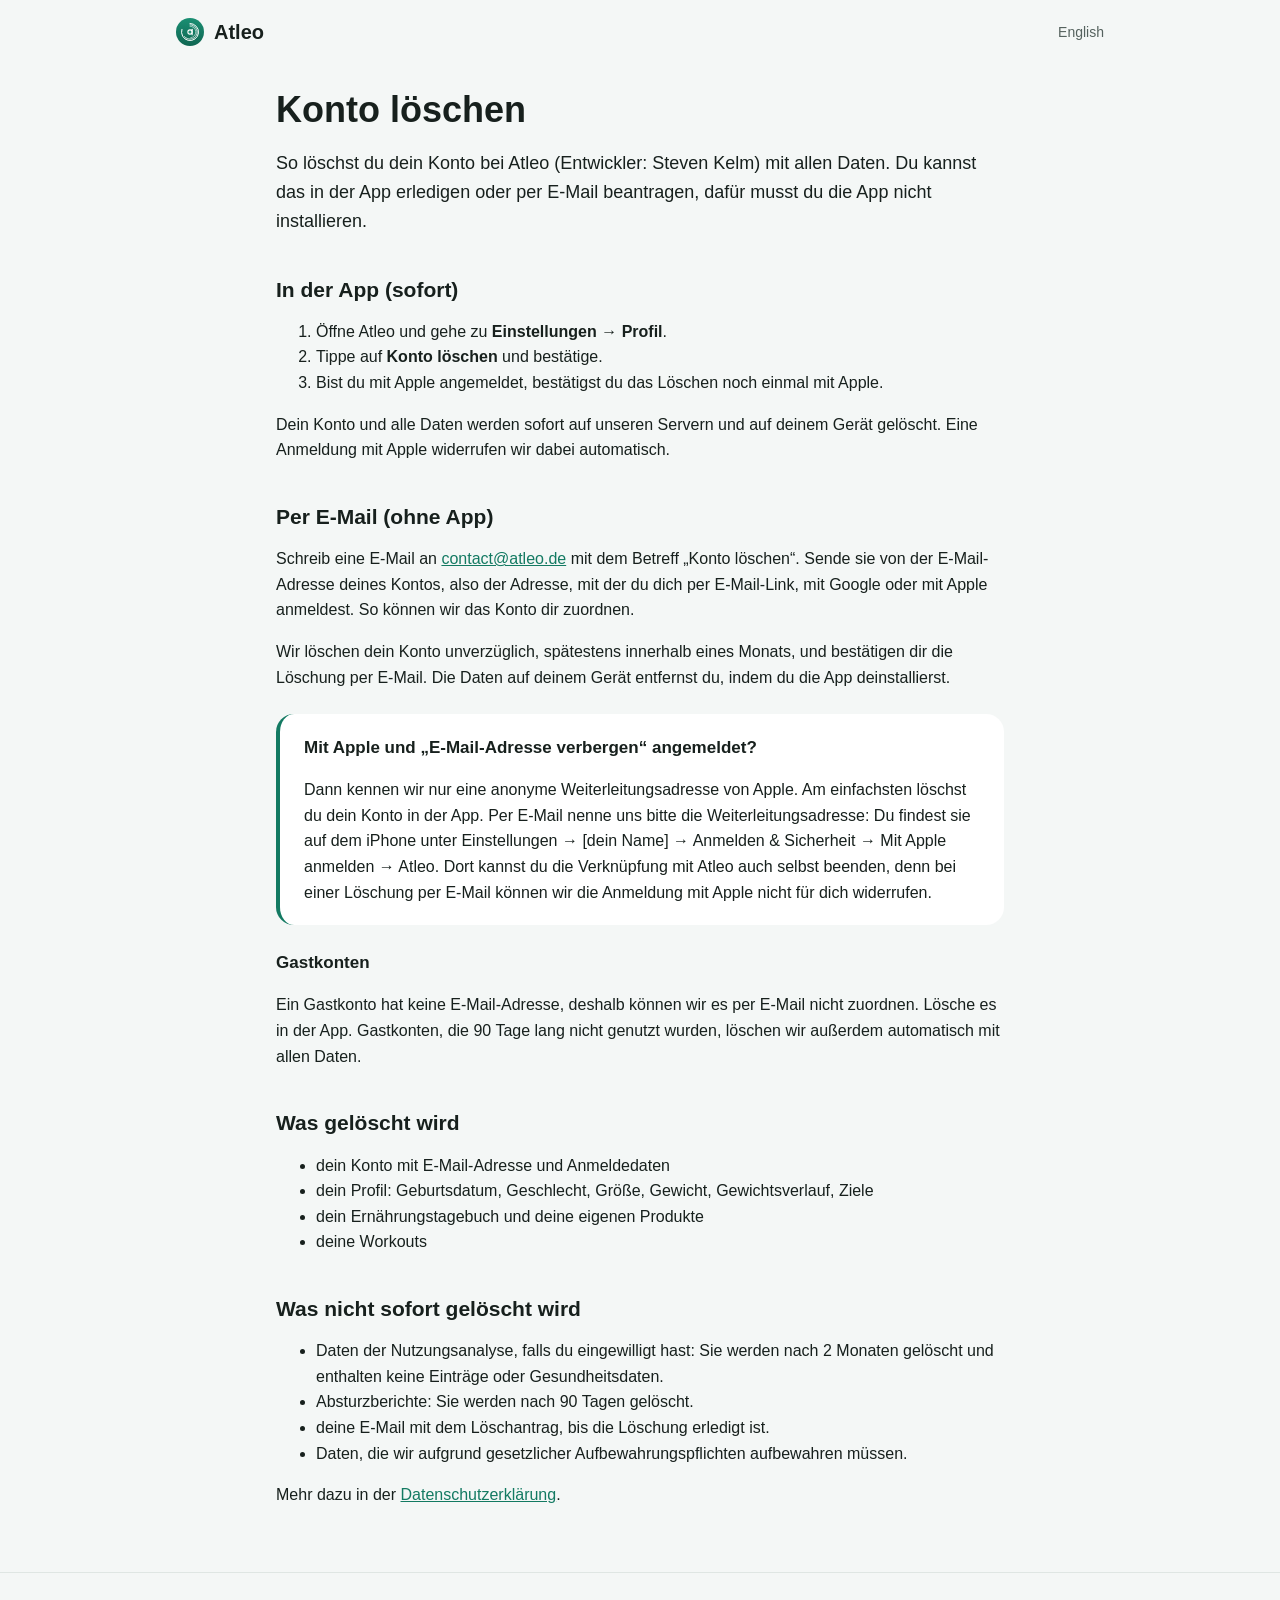
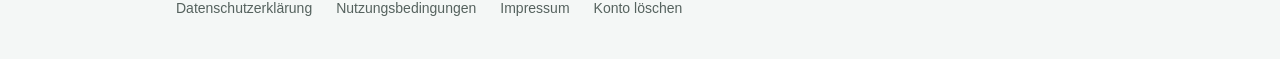
<file: konto-loeschen/index.html>
<!doctype html>
<html lang="de">
<head>
  <meta charset="utf-8">
  <meta name="viewport" content="width=device-width, initial-scale=1">
  <title>Konto löschen – Atleo</title>
  <meta name="description" content="So löschst du dein Atleo-Konto mit allen Daten, in der App oder per E-Mail.">
  <link rel="stylesheet" href="/style.css">
  <link rel="icon" href="/favicon.svg" type="image/svg+xml">
  <link rel="alternate" hreflang="en" href="/en/delete-account/">
</head>
<body>
  <header class="site-header">
    <div class="wrap">
      <a class="brand" href="/">Atleo</a>
      <a class="lang" href="/en/delete-account/" lang="en">English</a>
    </div>
  </header>

  <main class="wrap legal">
    <h1>Konto löschen</h1>
    <p class="intro">So löschst du dein Konto bei Atleo (Entwickler: Steven Kelm) mit allen Daten. Du kannst das in der App erledigen oder per E-Mail beantragen, dafür musst du die App nicht installieren.</p>

    <h2>In der App (sofort)</h2>
    <ol>
      <li>Öffne Atleo und gehe zu <strong>Einstellungen → Profil</strong>.</li>
      <li>Tippe auf <strong>Konto löschen</strong> und bestätige.</li>
      <li>Bist du mit Apple angemeldet, bestätigst du das Löschen noch einmal mit Apple.</li>
    </ol>
    <p>Dein Konto und alle Daten werden sofort auf unseren Servern und auf deinem Gerät gelöscht. Eine Anmeldung mit Apple widerrufen wir dabei automatisch.</p>

    <h2>Per E-Mail (ohne App)</h2>
    <p>Schreib eine E-Mail an <a href="mailto:contact@atleo.de?subject=Konto%20l%C3%B6schen">contact@atleo.de</a> mit dem Betreff „Konto löschen“. Sende sie von der E-Mail-Adresse deines Kontos, also der Adresse, mit der du dich per E-Mail-Link, mit Google oder mit Apple anmeldest. So können wir das Konto dir zuordnen.</p>
    <p>Wir löschen dein Konto unverzüglich, spätestens innerhalb eines Monats, und bestätigen dir die Löschung per E-Mail. Die Daten auf deinem Gerät entfernst du, indem du die App deinstallierst.</p>

    <div class="notice">
      <h3>Mit Apple und „E-Mail-Adresse verbergen“ angemeldet?</h3>
      <p>Dann kennen wir nur eine anonyme Weiterleitungsadresse von Apple. Am einfachsten löschst du dein Konto in der App. Per E-Mail nenne uns bitte die Weiterleitungsadresse: Du findest sie auf dem iPhone unter Einstellungen → [dein Name] → Anmelden &amp; Sicherheit → Mit Apple anmelden → Atleo. Dort kannst du die Verknüpfung mit Atleo auch selbst beenden, denn bei einer Löschung per E-Mail können wir die Anmeldung mit Apple nicht für dich widerrufen.</p>
    </div>

    <h3>Gastkonten</h3>
    <p>Ein Gastkonto hat keine E-Mail-Adresse, deshalb können wir es per E-Mail nicht zuordnen. Lösche es in der App. Gastkonten, die 90 Tage lang nicht genutzt wurden, löschen wir außerdem automatisch mit allen Daten.</p>

    <h2>Was gelöscht wird</h2>
    <ul>
      <li>dein Konto mit E-Mail-Adresse und Anmeldedaten</li>
      <li>dein Profil: Geburtsdatum, Geschlecht, Größe, Gewicht, Gewichtsverlauf, Ziele</li>
      <li>dein Ernährungstagebuch und deine eigenen Produkte</li>
      <li>deine Workouts</li>
    </ul>

    <h2>Was nicht sofort gelöscht wird</h2>
    <ul>
      <li>Daten der Nutzungsanalyse, falls du eingewilligt hast: Sie werden nach 2 Monaten gelöscht und enthalten keine Einträge oder Gesundheitsdaten.</li>
      <li>Absturzberichte: Sie werden nach 90 Tagen gelöscht.</li>
      <li>deine E-Mail mit dem Löschantrag, bis die Löschung erledigt ist.</li>
      <li>Daten, die wir aufgrund gesetzlicher Aufbewahrungspflichten aufbewahren müssen.</li>
    </ul>
    <p>Mehr dazu in der <a href="/datenschutz/">Datenschutzerklärung</a>.</p>
  </main>

  <footer class="site-footer">
    <div class="wrap">
      <a href="/datenschutz/">Datenschutzerklärung</a>
      <a href="/nutzungsbedingungen/">Nutzungsbedingungen</a>
      <a href="/impressum/">Impressum</a>
      <a href="/konto-loeschen/">Konto löschen</a>
    </div>
  </footer>
</body>
</html>
</file>
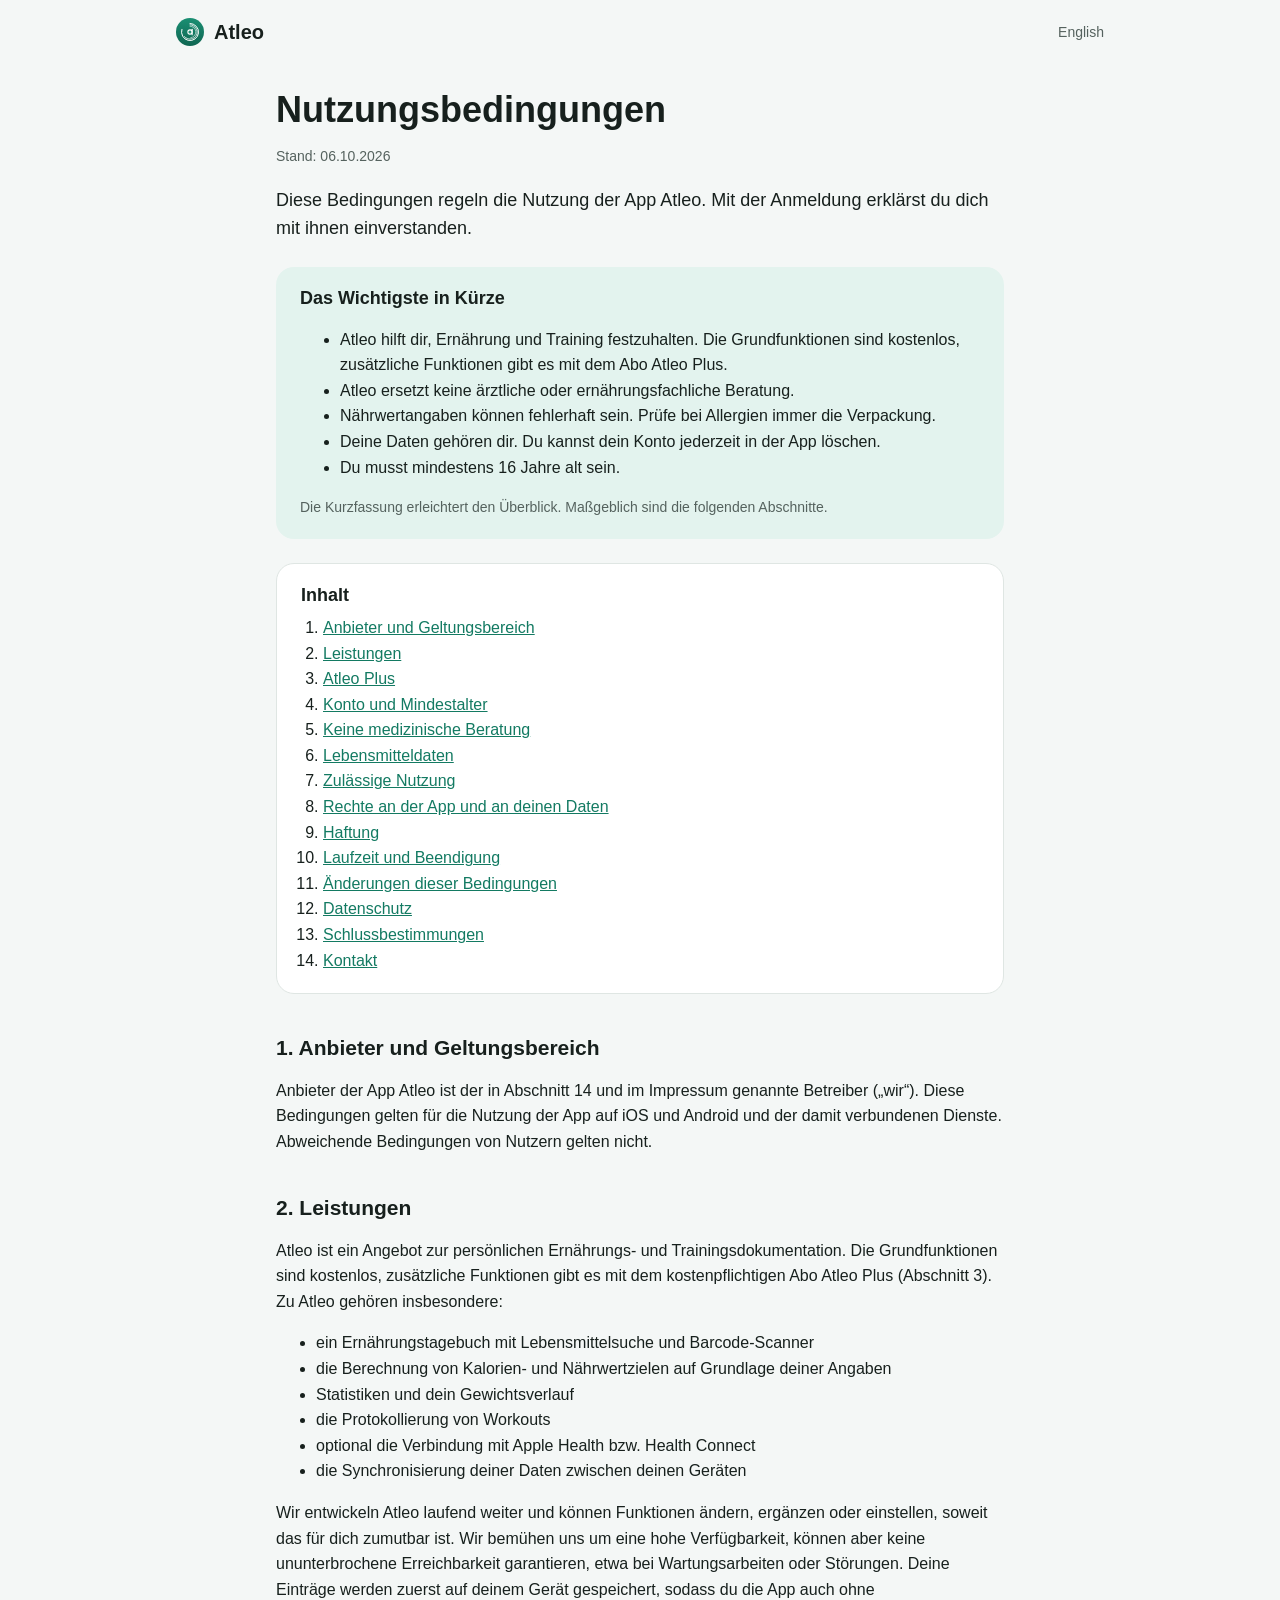
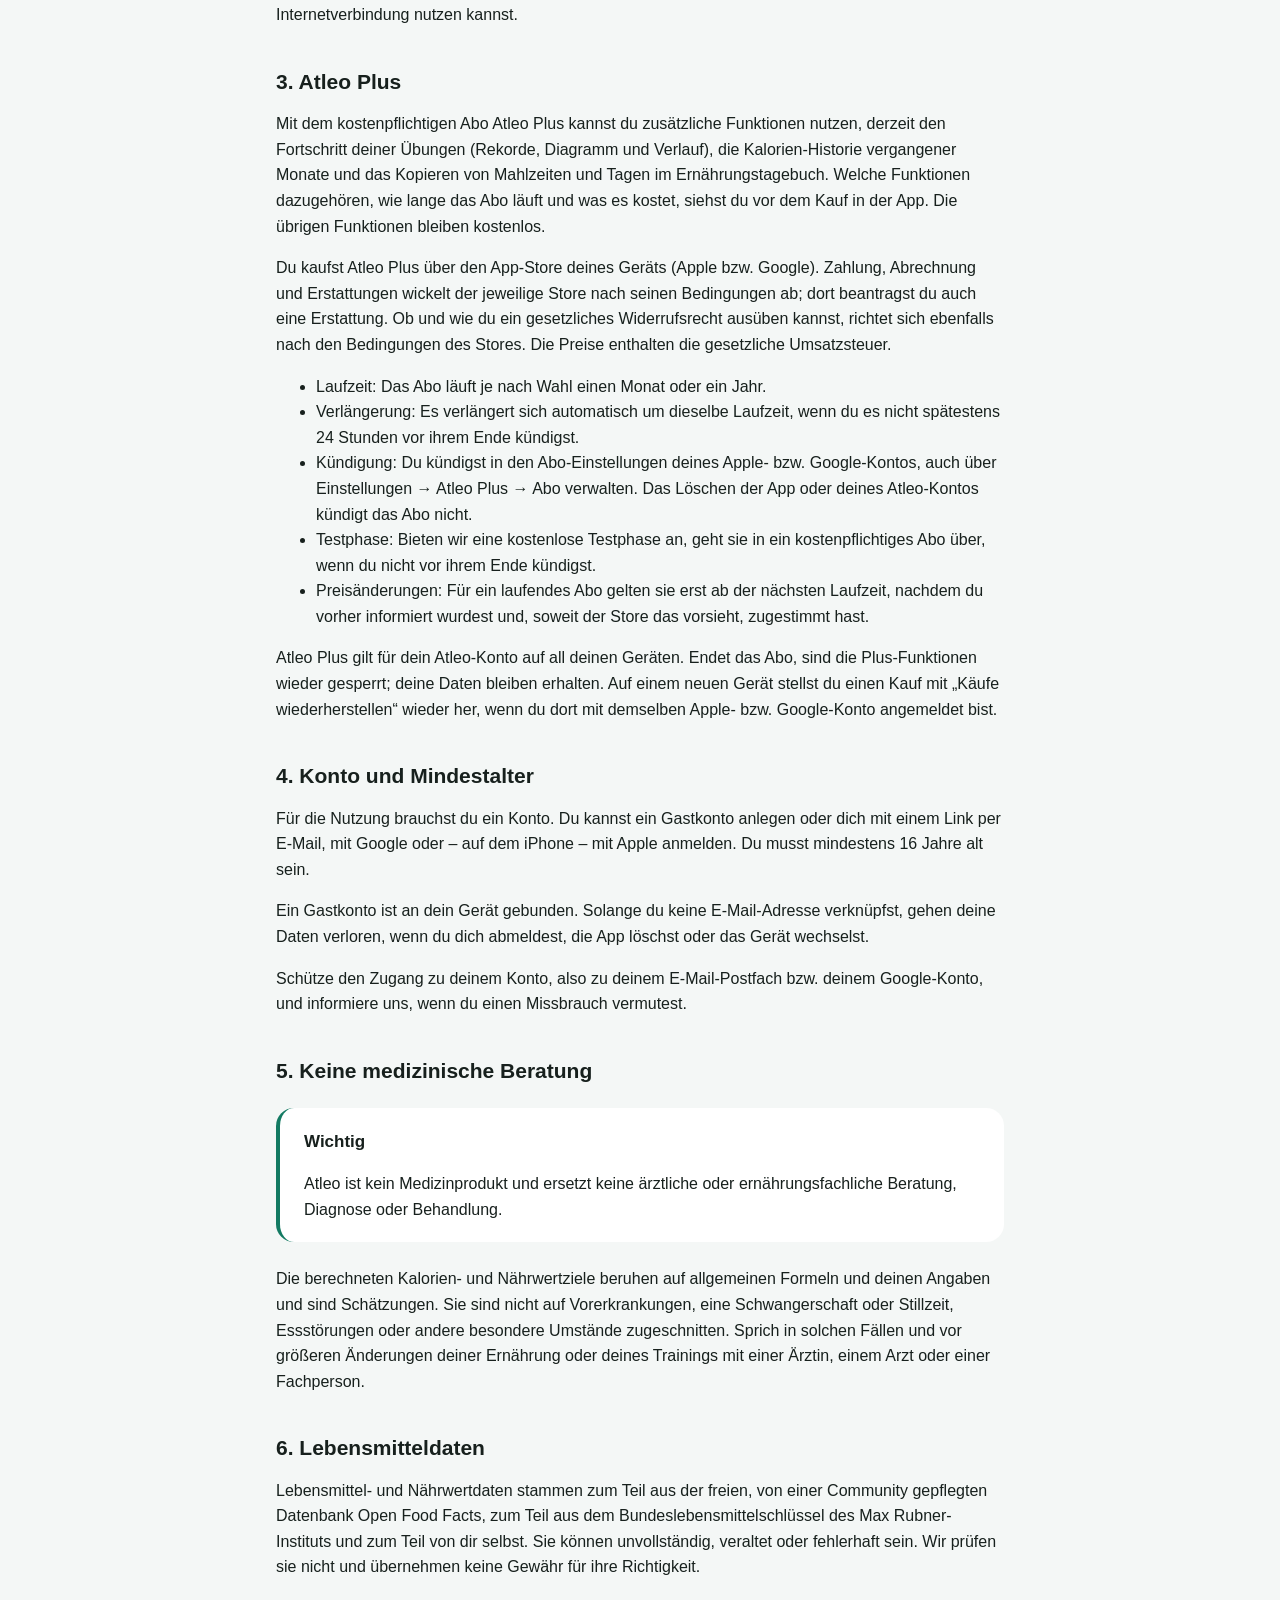
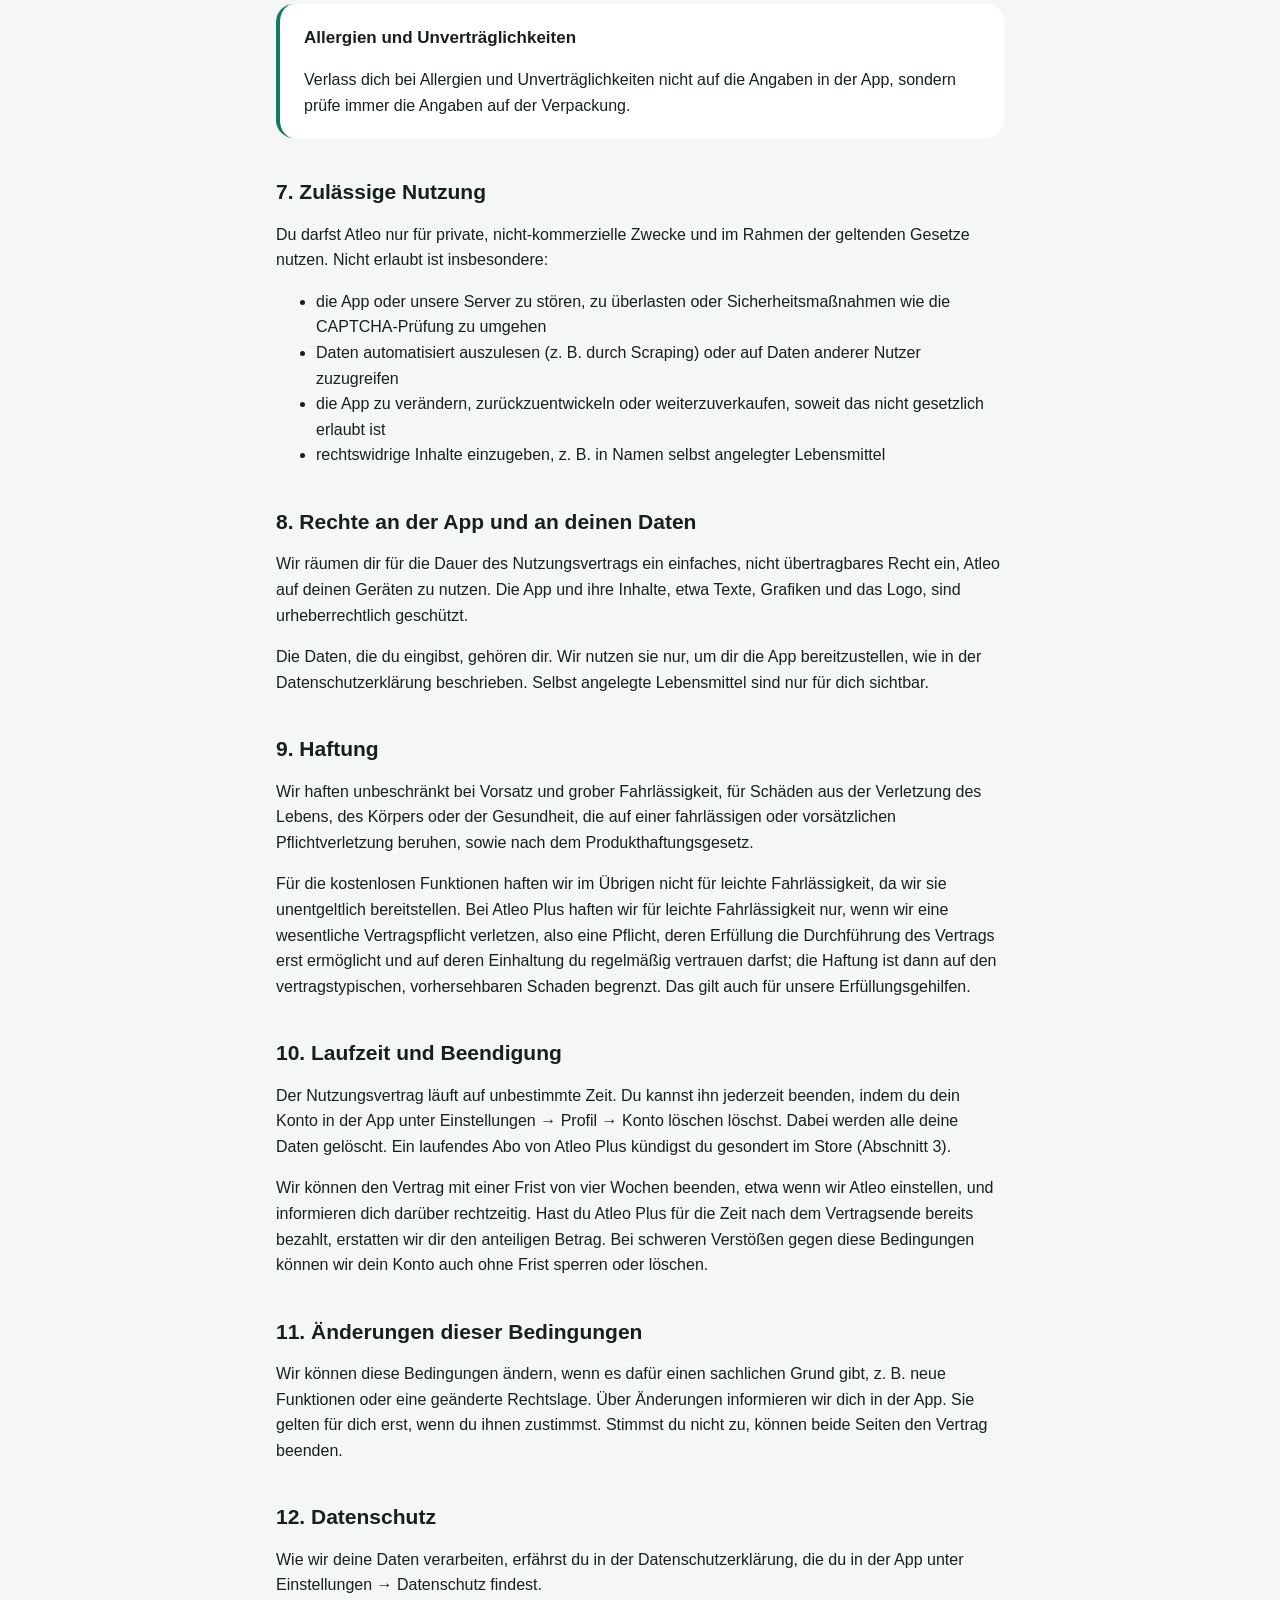
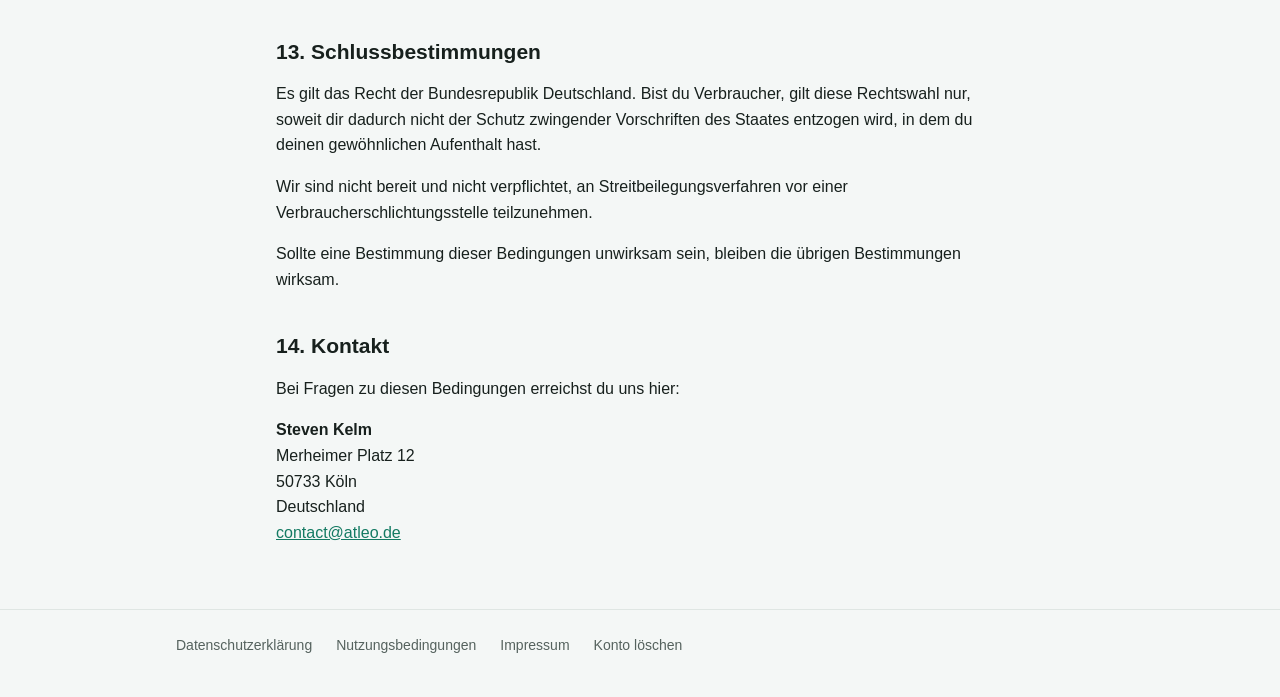
<file: nutzungsbedingungen/index.html>
<!doctype html>
<!-- Generated by tool/website/export_legal_pages.dart in the app repo, don't edit. -->
<html lang="de">
<head>
  <meta charset="utf-8">
  <meta name="viewport" content="width=device-width, initial-scale=1">
  <title>Nutzungsbedingungen – Atleo</title>
  <link rel="stylesheet" href="/style.css">
  <link rel="icon" href="/favicon.svg" type="image/svg+xml">
  <link rel="alternate" hreflang="en" href="/en/terms/">
</head>
<body>
  <header class="site-header">
    <div class="wrap">
      <a class="brand" href="/">Atleo</a>
      <a class="lang" href="/en/terms/" lang="en">English</a>
    </div>
  </header>
  <main class="wrap legal">
<h1>Nutzungsbedingungen</h1>
<p class="updated">Stand: 06.10.2026</p>
<p class="intro">Diese Bedingungen regeln die Nutzung der App Atleo. Mit der Anmeldung erklärst du dich mit ihnen einverstanden.</p>
<aside class="summary">
<h2>Das Wichtigste in Kürze</h2>
<ul><li>Atleo hilft dir, Ernährung und Training festzuhalten. Die Grundfunktionen sind kostenlos, zusätzliche Funktionen gibt es mit dem Abo Atleo Plus.</li><li>Atleo ersetzt keine ärztliche oder ernährungsfachliche Beratung.</li><li>Nährwertangaben können fehlerhaft sein. Prüfe bei Allergien immer die Verpackung.</li><li>Deine Daten gehören dir. Du kannst dein Konto jederzeit in der App löschen.</li><li>Du musst mindestens 16 Jahre alt sein.</li></ul>
<p class="note">Die Kurzfassung erleichtert den Überblick. Maßgeblich sind die folgenden Abschnitte.</p>
</aside>
<nav class="toc">
<h2>Inhalt</h2>
<ol>
<li><a href="#section-1">Anbieter und Geltungsbereich</a></li>
<li><a href="#section-2">Leistungen</a></li>
<li><a href="#section-3">Atleo Plus</a></li>
<li><a href="#section-4">Konto und Mindestalter</a></li>
<li><a href="#section-5">Keine medizinische Beratung</a></li>
<li><a href="#section-6">Lebensmitteldaten</a></li>
<li><a href="#section-7">Zulässige Nutzung</a></li>
<li><a href="#section-8">Rechte an der App und an deinen Daten</a></li>
<li><a href="#section-9">Haftung</a></li>
<li><a href="#section-10">Laufzeit und Beendigung</a></li>
<li><a href="#section-11">Änderungen dieser Bedingungen</a></li>
<li><a href="#section-12">Datenschutz</a></li>
<li><a href="#section-13">Schlussbestimmungen</a></li>
<li><a href="#section-14">Kontakt</a></li>
</ol>
</nav>
<section id="section-1">
<h2>1. Anbieter und Geltungsbereich</h2>
<p>Anbieter der App Atleo ist der in Abschnitt 14 und im Impressum genannte Betreiber („wir“). Diese Bedingungen gelten für die Nutzung der App auf iOS und Android und der damit verbundenen Dienste. Abweichende Bedingungen von Nutzern gelten nicht.</p>
</section>
<section id="section-2">
<h2>2. Leistungen</h2>
<p>Atleo ist ein Angebot zur persönlichen Ernährungs- und Trainingsdokumentation. Die Grundfunktionen sind kostenlos, zusätzliche Funktionen gibt es mit dem kostenpflichtigen Abo Atleo Plus (Abschnitt 3). Zu Atleo gehören insbesondere:</p>
<ul><li>ein Ernährungstagebuch mit Lebensmittelsuche und Barcode-Scanner</li><li>die Berechnung von Kalorien- und Nährwertzielen auf Grundlage deiner Angaben</li><li>Statistiken und dein Gewichtsverlauf</li><li>die Protokollierung von Workouts</li><li>optional die Verbindung mit Apple Health bzw. Health Connect</li><li>die Synchronisierung deiner Daten zwischen deinen Geräten</li></ul>
<p>Wir entwickeln Atleo laufend weiter und können Funktionen ändern, ergänzen oder einstellen, soweit das für dich zumutbar ist. Wir bemühen uns um eine hohe Verfügbarkeit, können aber keine ununterbrochene Erreichbarkeit garantieren, etwa bei Wartungsarbeiten oder Störungen. Deine Einträge werden zuerst auf deinem Gerät gespeichert, sodass du die App auch ohne Internetverbindung nutzen kannst.</p>
</section>
<section id="section-3">
<h2>3. Atleo Plus</h2>
<p>Mit dem kostenpflichtigen Abo Atleo Plus kannst du zusätzliche Funktionen nutzen, derzeit den Fortschritt deiner Übungen (Rekorde, Diagramm und Verlauf), die Kalorien-Historie vergangener Monate und das Kopieren von Mahlzeiten und Tagen im Ernährungstagebuch. Welche Funktionen dazugehören, wie lange das Abo läuft und was es kostet, siehst du vor dem Kauf in der App. Die übrigen Funktionen bleiben kostenlos.</p>
<p>Du kaufst Atleo Plus über den App-Store deines Geräts (Apple bzw. Google). Zahlung, Abrechnung und Erstattungen wickelt der jeweilige Store nach seinen Bedingungen ab; dort beantragst du auch eine Erstattung. Ob und wie du ein gesetzliches Widerrufsrecht ausüben kannst, richtet sich ebenfalls nach den Bedingungen des Stores. Die Preise enthalten die gesetzliche Umsatzsteuer.</p>
<ul><li>Laufzeit: Das Abo läuft je nach Wahl einen Monat oder ein Jahr.</li><li>Verlängerung: Es verlängert sich automatisch um dieselbe Laufzeit, wenn du es nicht spätestens 24 Stunden vor ihrem Ende kündigst.</li><li>Kündigung: Du kündigst in den Abo-Einstellungen deines Apple- bzw. Google-Kontos, auch über Einstellungen → Atleo Plus → Abo verwalten. Das Löschen der App oder deines Atleo-Kontos kündigt das Abo nicht.</li><li>Testphase: Bieten wir eine kostenlose Testphase an, geht sie in ein kostenpflichtiges Abo über, wenn du nicht vor ihrem Ende kündigst.</li><li>Preisänderungen: Für ein laufendes Abo gelten sie erst ab der nächsten Laufzeit, nachdem du vorher informiert wurdest und, soweit der Store das vorsieht, zugestimmt hast.</li></ul>
<p>Atleo Plus gilt für dein Atleo-Konto auf all deinen Geräten. Endet das Abo, sind die Plus-Funktionen wieder gesperrt; deine Daten bleiben erhalten. Auf einem neuen Gerät stellst du einen Kauf mit „Käufe wiederherstellen“ wieder her, wenn du dort mit demselben Apple- bzw. Google-Konto angemeldet bist.</p>
</section>
<section id="section-4">
<h2>4. Konto und Mindestalter</h2>
<p>Für die Nutzung brauchst du ein Konto. Du kannst ein Gastkonto anlegen oder dich mit einem Link per E-Mail, mit Google oder – auf dem iPhone – mit Apple anmelden. Du musst mindestens 16 Jahre alt sein.</p>
<p>Ein Gastkonto ist an dein Gerät gebunden. Solange du keine E-Mail-Adresse verknüpfst, gehen deine Daten verloren, wenn du dich abmeldest, die App löschst oder das Gerät wechselst.</p>
<p>Schütze den Zugang zu deinem Konto, also zu deinem E-Mail-Postfach bzw. deinem Google-Konto, und informiere uns, wenn du einen Missbrauch vermutest.</p>
</section>
<section id="section-5">
<h2>5. Keine medizinische Beratung</h2>
<div class="notice"><h3>Wichtig</h3><p>Atleo ist kein Medizinprodukt und ersetzt keine ärztliche oder ernährungsfachliche Beratung, Diagnose oder Behandlung.</p></div>
<p>Die berechneten Kalorien- und Nährwertziele beruhen auf allgemeinen Formeln und deinen Angaben und sind Schätzungen. Sie sind nicht auf Vorerkrankungen, eine Schwangerschaft oder Stillzeit, Essstörungen oder andere besondere Umstände zugeschnitten. Sprich in solchen Fällen und vor größeren Änderungen deiner Ernährung oder deines Trainings mit einer Ärztin, einem Arzt oder einer Fachperson.</p>
</section>
<section id="section-6">
<h2>6. Lebensmitteldaten</h2>
<p>Lebensmittel- und Nährwertdaten stammen zum Teil aus der freien, von einer Community gepflegten Datenbank Open Food Facts, zum Teil aus dem Bundeslebensmittelschlüssel des Max Rubner-Instituts und zum Teil von dir selbst. Sie können unvollständig, veraltet oder fehlerhaft sein. Wir prüfen sie nicht und übernehmen keine Gewähr für ihre Richtigkeit.</p>
<div class="notice"><h3>Allergien und Unverträglichkeiten</h3><p>Verlass dich bei Allergien und Unverträglichkeiten nicht auf die Angaben in der App, sondern prüfe immer die Angaben auf der Verpackung.</p></div>
</section>
<section id="section-7">
<h2>7. Zulässige Nutzung</h2>
<p>Du darfst Atleo nur für private, nicht-kommerzielle Zwecke und im Rahmen der geltenden Gesetze nutzen. Nicht erlaubt ist insbesondere:</p>
<ul><li>die App oder unsere Server zu stören, zu überlasten oder Sicherheitsmaßnahmen wie die CAPTCHA-Prüfung zu umgehen</li><li>Daten automatisiert auszulesen (z. B. durch Scraping) oder auf Daten anderer Nutzer zuzugreifen</li><li>die App zu verändern, zurückzuentwickeln oder weiterzuverkaufen, soweit das nicht gesetzlich erlaubt ist</li><li>rechtswidrige Inhalte einzugeben, z. B. in Namen selbst angelegter Lebensmittel</li></ul>
</section>
<section id="section-8">
<h2>8. Rechte an der App und an deinen Daten</h2>
<p>Wir räumen dir für die Dauer des Nutzungsvertrags ein einfaches, nicht übertragbares Recht ein, Atleo auf deinen Geräten zu nutzen. Die App und ihre Inhalte, etwa Texte, Grafiken und das Logo, sind urheberrechtlich geschützt.</p>
<p>Die Daten, die du eingibst, gehören dir. Wir nutzen sie nur, um dir die App bereitzustellen, wie in der Datenschutzerklärung beschrieben. Selbst angelegte Lebensmittel sind nur für dich sichtbar.</p>
</section>
<section id="section-9">
<h2>9. Haftung</h2>
<p>Wir haften unbeschränkt bei Vorsatz und grober Fahrlässigkeit, für Schäden aus der Verletzung des Lebens, des Körpers oder der Gesundheit, die auf einer fahrlässigen oder vorsätzlichen Pflichtverletzung beruhen, sowie nach dem Produkthaftungsgesetz.</p>
<p>Für die kostenlosen Funktionen haften wir im Übrigen nicht für leichte Fahrlässigkeit, da wir sie unentgeltlich bereitstellen. Bei Atleo Plus haften wir für leichte Fahrlässigkeit nur, wenn wir eine wesentliche Vertragspflicht verletzen, also eine Pflicht, deren Erfüllung die Durchführung des Vertrags erst ermöglicht und auf deren Einhaltung du regelmäßig vertrauen darfst; die Haftung ist dann auf den vertragstypischen, vorhersehbaren Schaden begrenzt. Das gilt auch für unsere Erfüllungsgehilfen.</p>
</section>
<section id="section-10">
<h2>10. Laufzeit und Beendigung</h2>
<p>Der Nutzungsvertrag läuft auf unbestimmte Zeit. Du kannst ihn jederzeit beenden, indem du dein Konto in der App unter Einstellungen → Profil → Konto löschen löschst. Dabei werden alle deine Daten gelöscht. Ein laufendes Abo von Atleo Plus kündigst du gesondert im Store (Abschnitt 3).</p>
<p>Wir können den Vertrag mit einer Frist von vier Wochen beenden, etwa wenn wir Atleo einstellen, und informieren dich darüber rechtzeitig. Hast du Atleo Plus für die Zeit nach dem Vertragsende bereits bezahlt, erstatten wir dir den anteiligen Betrag. Bei schweren Verstößen gegen diese Bedingungen können wir dein Konto auch ohne Frist sperren oder löschen.</p>
</section>
<section id="section-11">
<h2>11. Änderungen dieser Bedingungen</h2>
<p>Wir können diese Bedingungen ändern, wenn es dafür einen sachlichen Grund gibt, z. B. neue Funktionen oder eine geänderte Rechtslage. Über Änderungen informieren wir dich in der App. Sie gelten für dich erst, wenn du ihnen zustimmst. Stimmst du nicht zu, können beide Seiten den Vertrag beenden.</p>
</section>
<section id="section-12">
<h2>12. Datenschutz</h2>
<p>Wie wir deine Daten verarbeiten, erfährst du in der Datenschutzerklärung, die du in der App unter Einstellungen → Datenschutz findest.</p>
</section>
<section id="section-13">
<h2>13. Schlussbestimmungen</h2>
<p>Es gilt das Recht der Bundesrepublik Deutschland. Bist du Verbraucher, gilt diese Rechtswahl nur, soweit dir dadurch nicht der Schutz zwingender Vorschriften des Staates entzogen wird, in dem du deinen gewöhnlichen Aufenthalt hast.</p>
<p>Wir sind nicht bereit und nicht verpflichtet, an Streitbeilegungsverfahren vor einer Verbraucherschlichtungsstelle teilzunehmen.</p>
<p>Sollte eine Bestimmung dieser Bedingungen unwirksam sein, bleiben die übrigen Bestimmungen wirksam.</p>
</section>
<section id="section-14">
<h2>14. Kontakt</h2>
<p>Bei Fragen zu diesen Bedingungen erreichst du uns hier:</p>
<address class="contact">
<strong>Steven Kelm</strong><br>
Merheimer Platz 12<br>
50733 Köln<br>
Deutschland<br>
<a href="mailto:contact@atleo.de">contact@atleo.de</a>
</address>
</section>
  </main>
  <footer class="site-footer">
    <div class="wrap">
      <a href="/datenschutz/">Datenschutzerklärung</a>
      <a href="/nutzungsbedingungen/">Nutzungsbedingungen</a>
      <a href="/impressum/">Impressum</a>
      <a href="/konto-loeschen/">Konto löschen</a>
    </div>
  </footer>
</body>
</html>
</file>
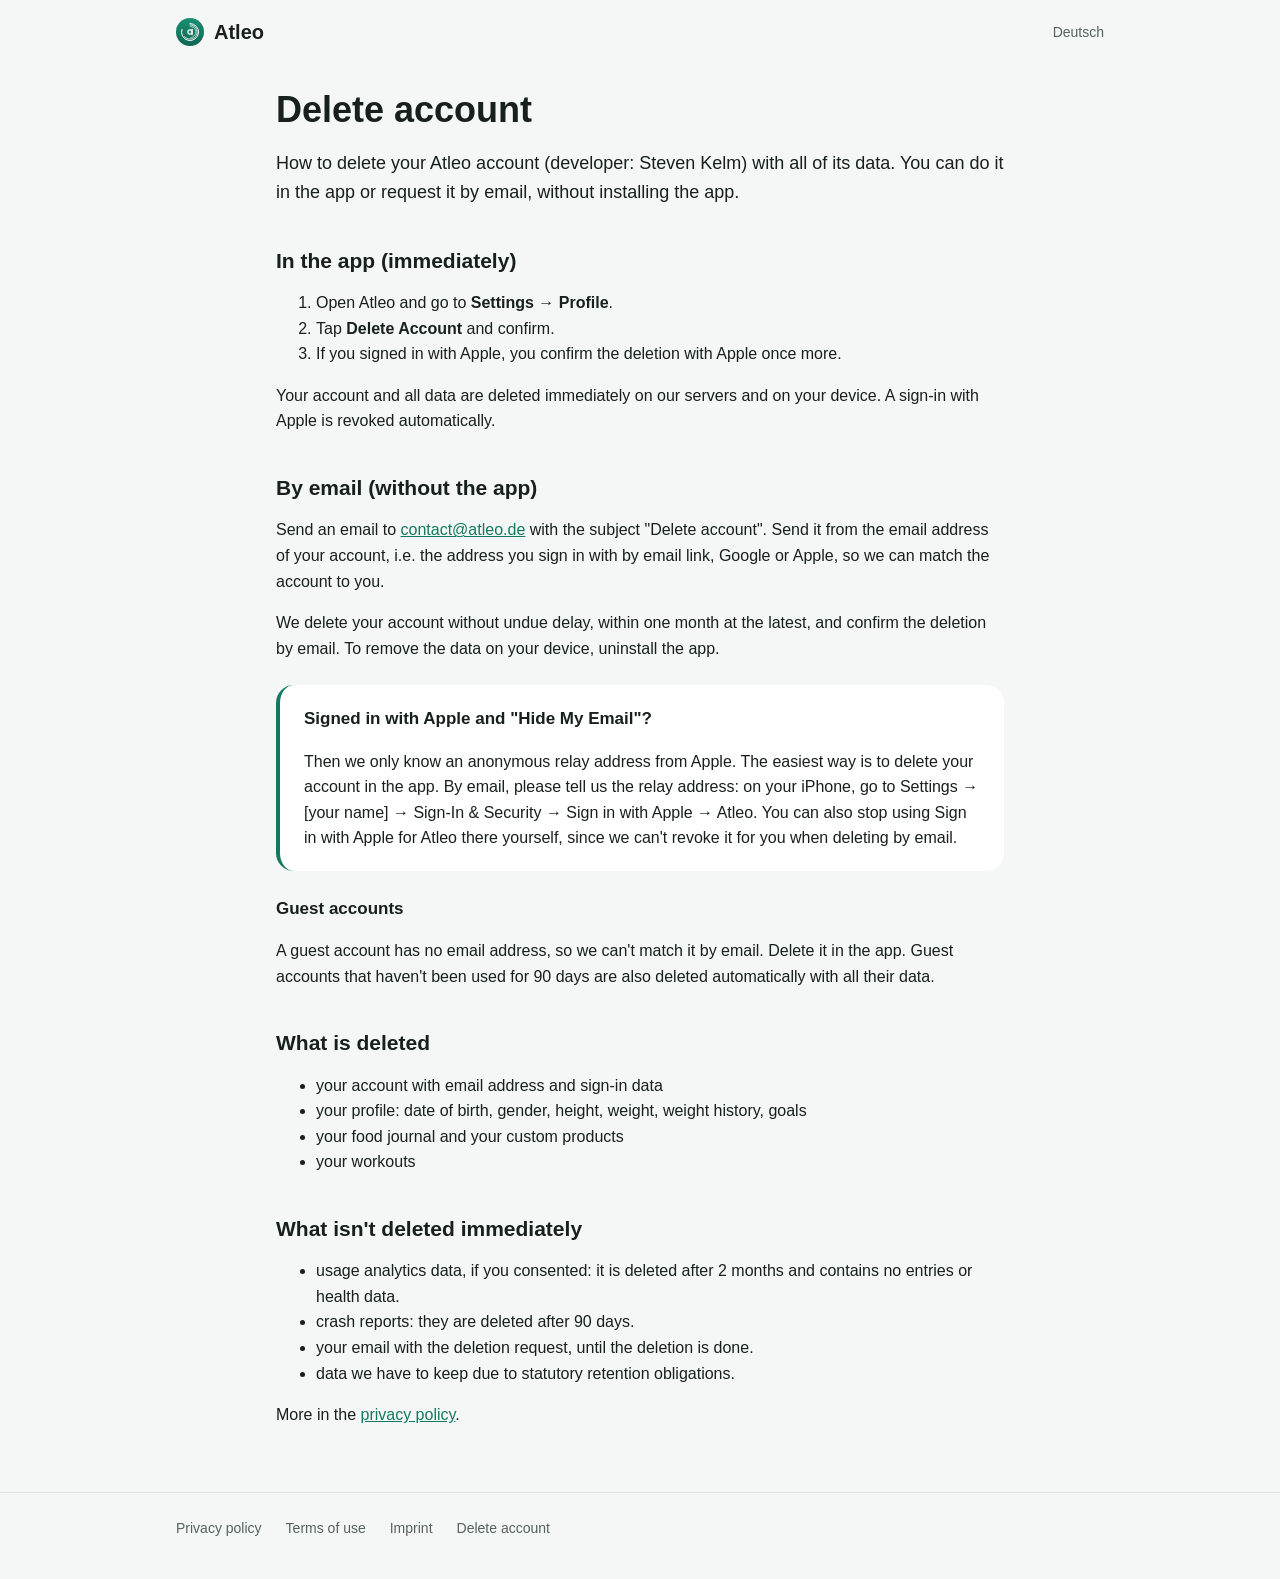
<file: en/delete-account/index.html>
<!doctype html>
<html lang="en">
<head>
  <meta charset="utf-8">
  <meta name="viewport" content="width=device-width, initial-scale=1">
  <title>Delete account – Atleo</title>
  <meta name="description" content="How to delete your Atleo account with all of its data, in the app or by email.">
  <link rel="stylesheet" href="/style.css">
  <link rel="icon" href="/favicon.svg" type="image/svg+xml">
  <link rel="alternate" hreflang="de" href="/konto-loeschen/">
</head>
<body>
  <header class="site-header">
    <div class="wrap">
      <a class="brand" href="/en/">Atleo</a>
      <a class="lang" href="/konto-loeschen/" lang="de">Deutsch</a>
    </div>
  </header>

  <main class="wrap legal">
    <h1>Delete account</h1>
    <p class="intro">How to delete your Atleo account (developer: Steven Kelm) with all of its data. You can do it in the app or request it by email, without installing the app.</p>

    <h2>In the app (immediately)</h2>
    <ol>
      <li>Open Atleo and go to <strong>Settings → Profile</strong>.</li>
      <li>Tap <strong>Delete Account</strong> and confirm.</li>
      <li>If you signed in with Apple, you confirm the deletion with Apple once more.</li>
    </ol>
    <p>Your account and all data are deleted immediately on our servers and on your device. A sign-in with Apple is revoked automatically.</p>

    <h2>By email (without the app)</h2>
    <p>Send an email to <a href="mailto:contact@atleo.de?subject=Delete%20account">contact@atleo.de</a> with the subject "Delete account". Send it from the email address of your account, i.e. the address you sign in with by email link, Google or Apple, so we can match the account to you.</p>
    <p>We delete your account without undue delay, within one month at the latest, and confirm the deletion by email. To remove the data on your device, uninstall the app.</p>

    <div class="notice">
      <h3>Signed in with Apple and "Hide My Email"?</h3>
      <p>Then we only know an anonymous relay address from Apple. The easiest way is to delete your account in the app. By email, please tell us the relay address: on your iPhone, go to Settings → [your name] → Sign-In &amp; Security → Sign in with Apple → Atleo. You can also stop using Sign in with Apple for Atleo there yourself, since we can't revoke it for you when deleting by email.</p>
    </div>

    <h3>Guest accounts</h3>
    <p>A guest account has no email address, so we can't match it by email. Delete it in the app. Guest accounts that haven't been used for 90 days are also deleted automatically with all their data.</p>

    <h2>What is deleted</h2>
    <ul>
      <li>your account with email address and sign-in data</li>
      <li>your profile: date of birth, gender, height, weight, weight history, goals</li>
      <li>your food journal and your custom products</li>
      <li>your workouts</li>
    </ul>

    <h2>What isn't deleted immediately</h2>
    <ul>
      <li>usage analytics data, if you consented: it is deleted after 2 months and contains no entries or health data.</li>
      <li>crash reports: they are deleted after 90 days.</li>
      <li>your email with the deletion request, until the deletion is done.</li>
      <li>data we have to keep due to statutory retention obligations.</li>
    </ul>
    <p>More in the <a href="/en/privacy/">privacy policy</a>.</p>
  </main>

  <footer class="site-footer">
    <div class="wrap">
      <a href="/en/privacy/">Privacy policy</a>
      <a href="/en/terms/">Terms of use</a>
      <a href="/en/imprint/">Imprint</a>
      <a href="/en/delete-account/">Delete account</a>
    </div>
  </footer>
</body>
</html>
</file>
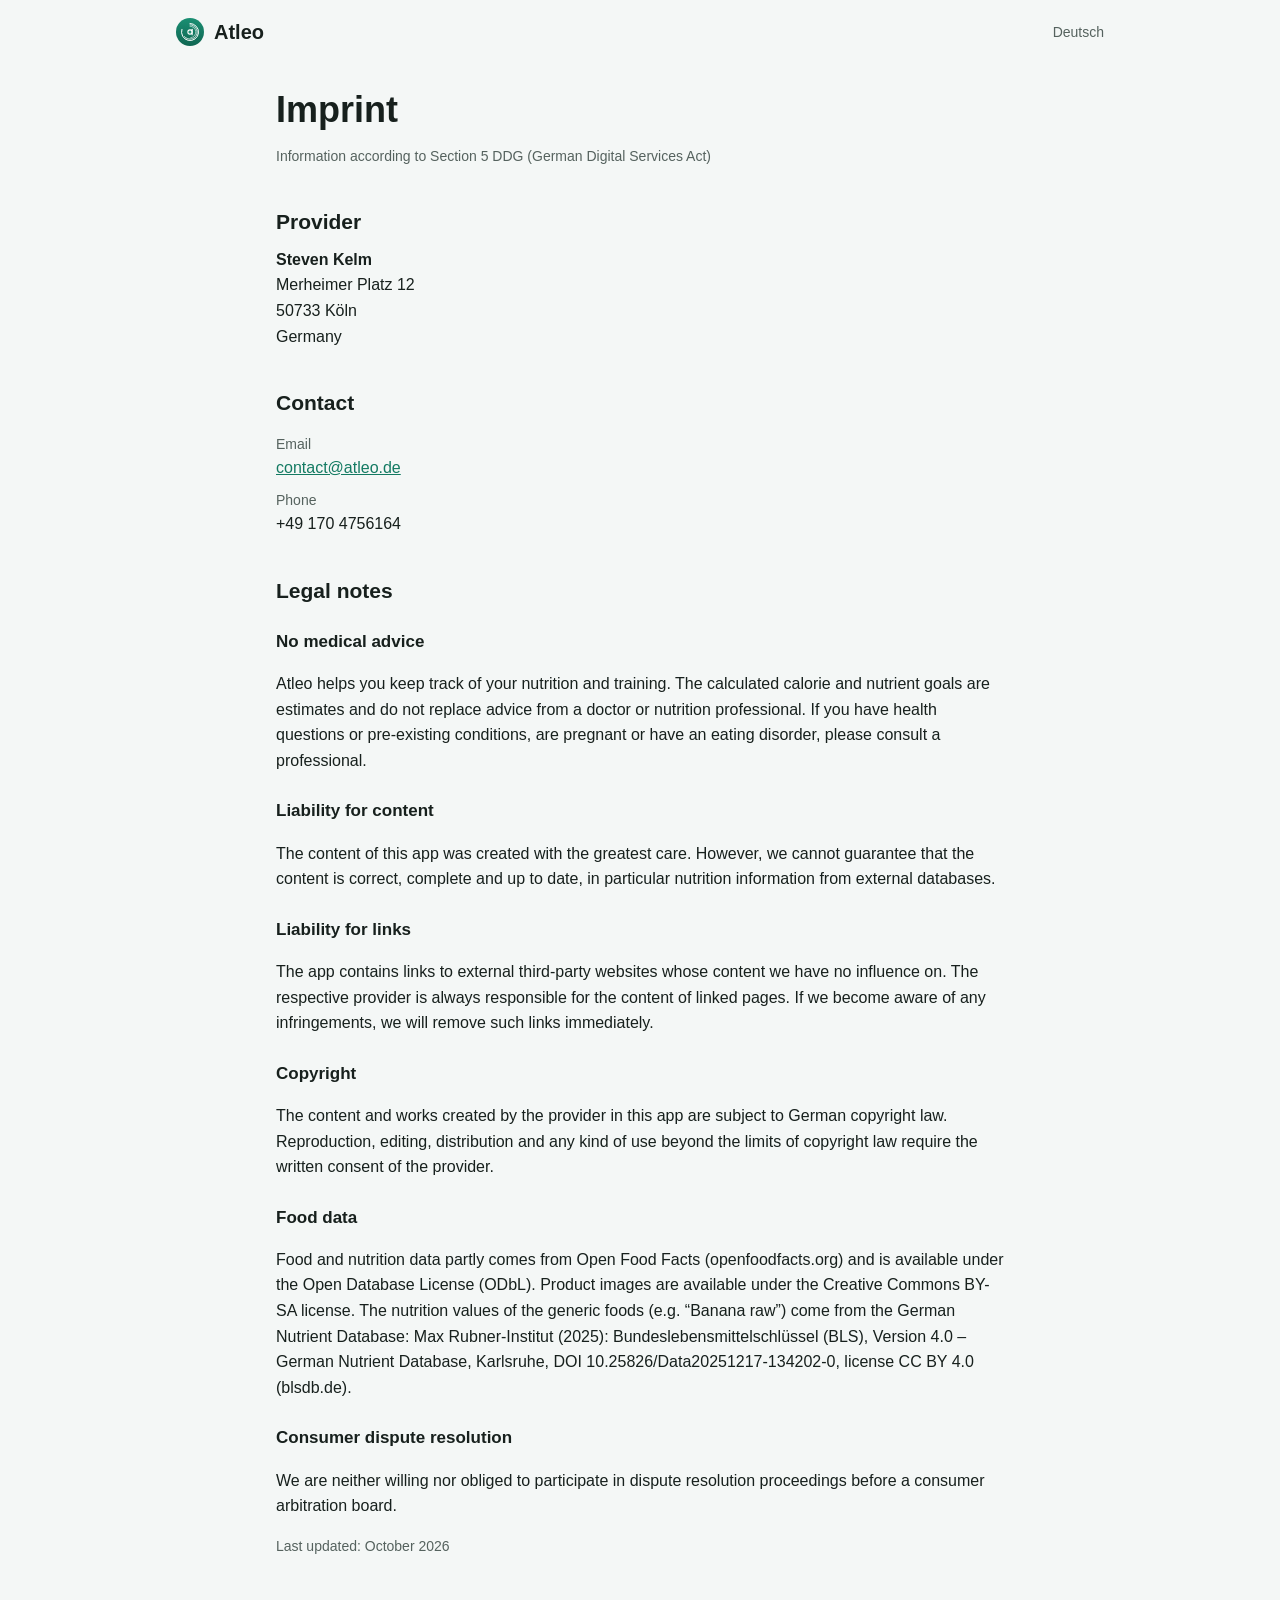
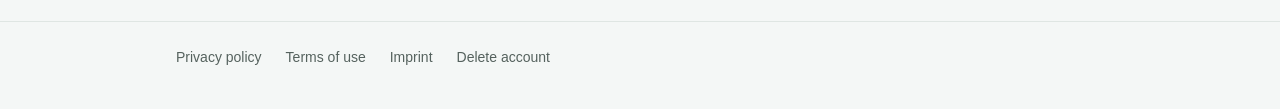
<file: en/imprint/index.html>
<!doctype html>
<!-- Generated by tool/website/export_legal_pages.dart in the app repo, don't edit. -->
<html lang="en">
<head>
  <meta charset="utf-8">
  <meta name="viewport" content="width=device-width, initial-scale=1">
  <title>Imprint – Atleo</title>
  <link rel="stylesheet" href="/style.css">
  <link rel="icon" href="/favicon.svg" type="image/svg+xml">
  <link rel="alternate" hreflang="de" href="/impressum/">
</head>
<body>
  <header class="site-header">
    <div class="wrap">
      <a class="brand" href="/en/">Atleo</a>
      <a class="lang" href="/impressum/" lang="de">Deutsch</a>
    </div>
  </header>
  <main class="wrap legal">
<h1>Imprint</h1>
<p class="updated">Information according to Section 5 DDG (German Digital Services Act)</p>
<h2>Provider</h2>
<address class="contact">
<strong>Steven Kelm</strong><br>
Merheimer Platz 12<br>
50733 Köln<br>
Germany
</address>
<h2>Contact</h2>
<dl class="contact-list">
<dt>Email</dt>
<dd><a href="mailto:contact@atleo.de">contact@atleo.de</a></dd>
<dt>Phone</dt>
<dd>+49 170 4756164</dd>
</dl>
<h2>Legal notes</h2>
<h3>No medical advice</h3>
<p>Atleo helps you keep track of your nutrition and training. The calculated calorie and nutrient goals are estimates and do not replace advice from a doctor or nutrition professional. If you have health questions or pre-existing conditions, are pregnant or have an eating disorder, please consult a professional.</p>
<h3>Liability for content</h3>
<p>The content of this app was created with the greatest care. However, we cannot guarantee that the content is correct, complete and up to date, in particular nutrition information from external databases.</p>
<h3>Liability for links</h3>
<p>The app contains links to external third-party websites whose content we have no influence on. The respective provider is always responsible for the content of linked pages. If we become aware of any infringements, we will remove such links immediately.</p>
<h3>Copyright</h3>
<p>The content and works created by the provider in this app are subject to German copyright law. Reproduction, editing, distribution and any kind of use beyond the limits of copyright law require the written consent of the provider.</p>
<h3>Food data</h3>
<p>Food and nutrition data partly comes from Open Food Facts (openfoodfacts.org) and is available under the Open Database License (ODbL). Product images are available under the Creative Commons BY-SA license. The nutrition values of the generic foods (e.g. “Banana raw”) come from the German Nutrient Database: Max Rubner-Institut (2025): Bundeslebensmittelschlüssel (BLS), Version 4.0 – German Nutrient Database, Karlsruhe, DOI 10.25826/Data20251217-134202-0, license CC BY 4.0 (blsdb.de).</p>
<h3>Consumer dispute resolution</h3>
<p>We are neither willing nor obliged to participate in dispute resolution proceedings before a consumer arbitration board.</p>
<p class="updated">Last updated: October 2026</p>
  </main>
  <footer class="site-footer">
    <div class="wrap">
      <a href="/en/privacy/">Privacy policy</a>
      <a href="/en/terms/">Terms of use</a>
      <a href="/en/imprint/">Imprint</a>
      <a href="/en/delete-account/">Delete account</a>
    </div>
  </footer>
</body>
</html>
</file>
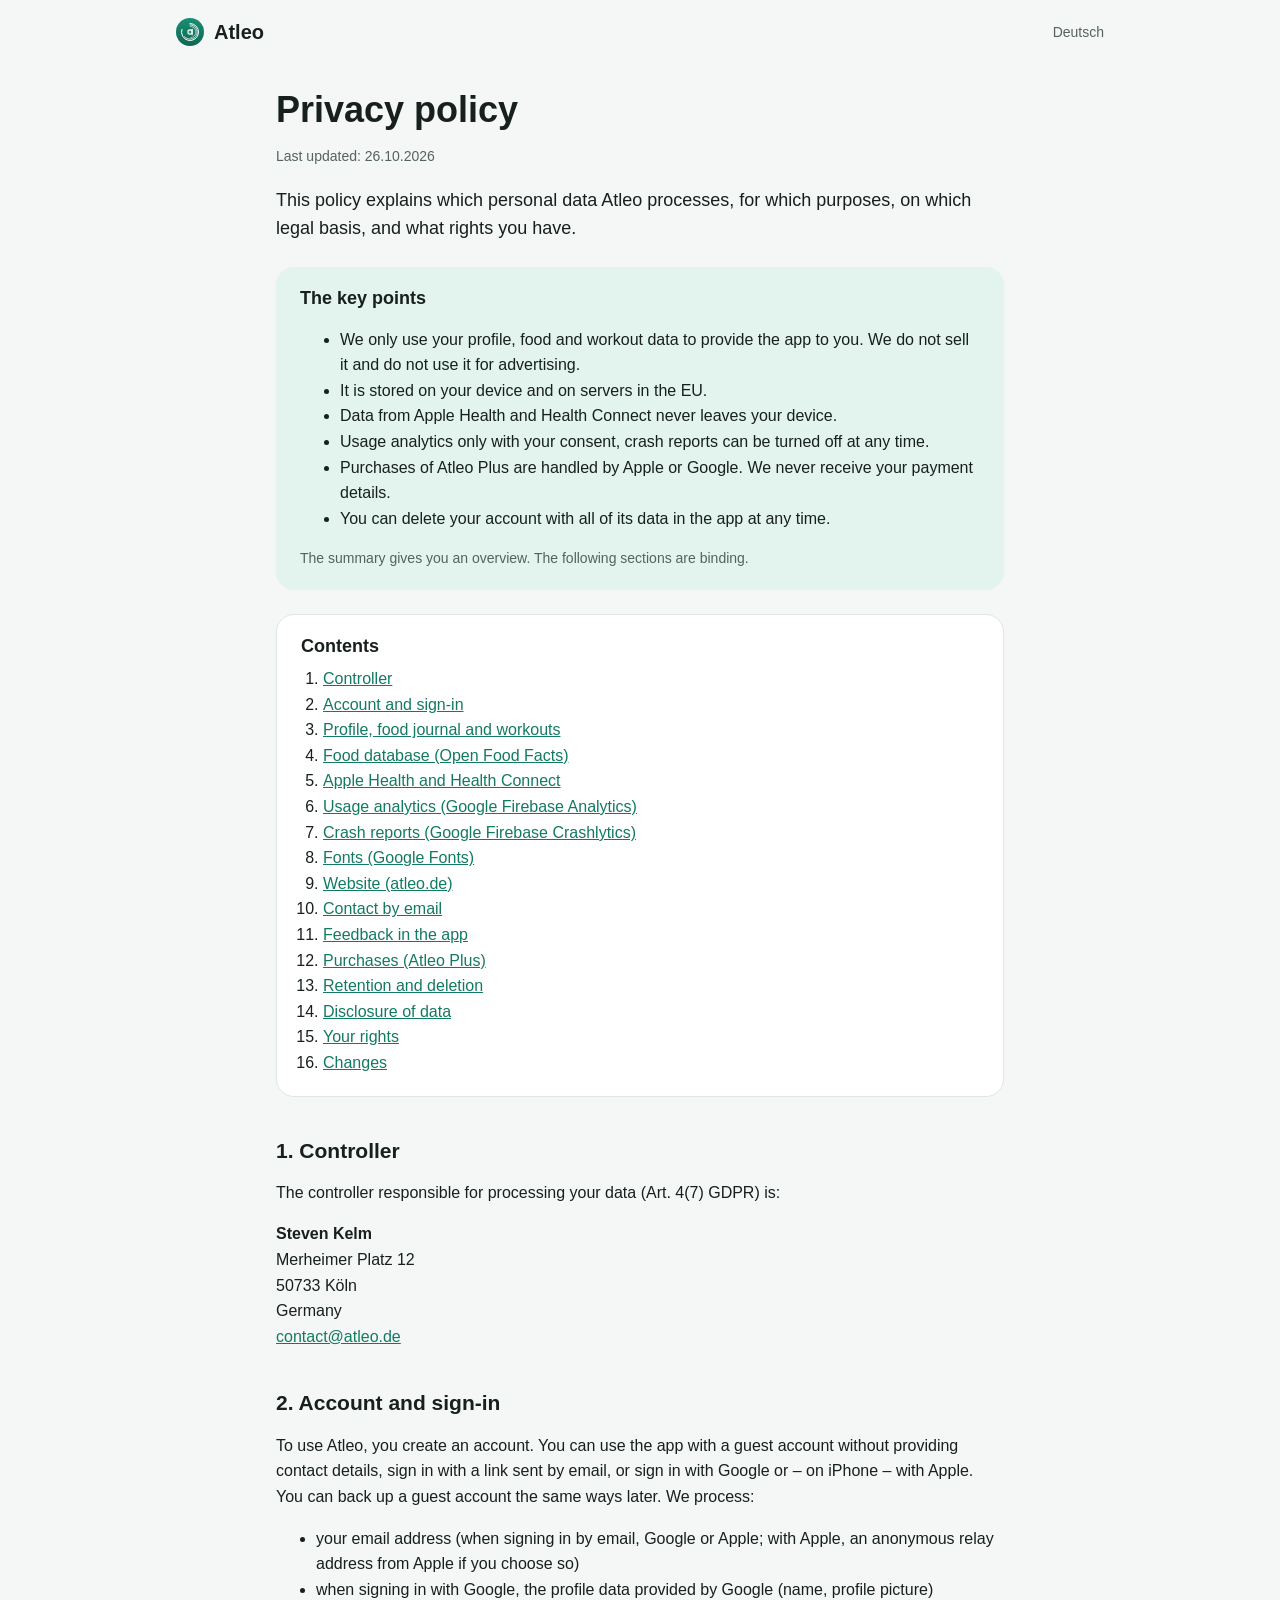
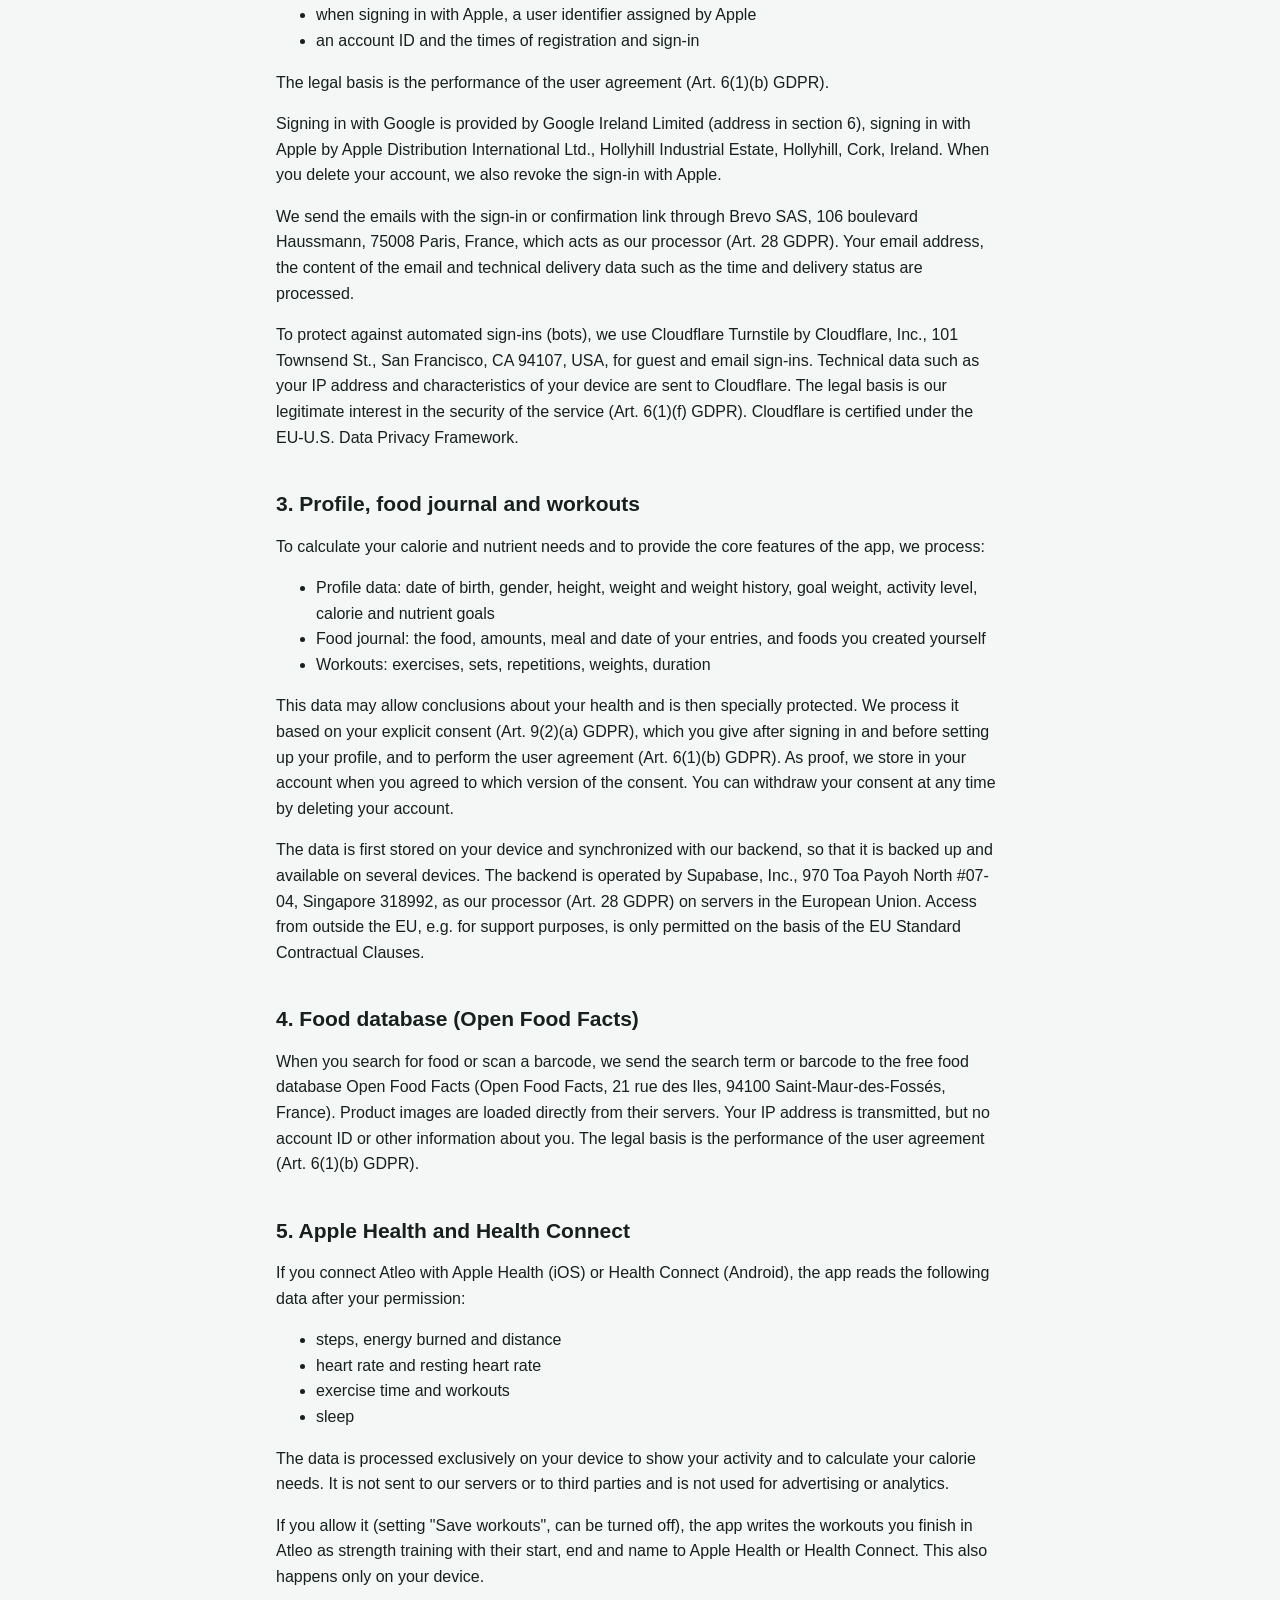
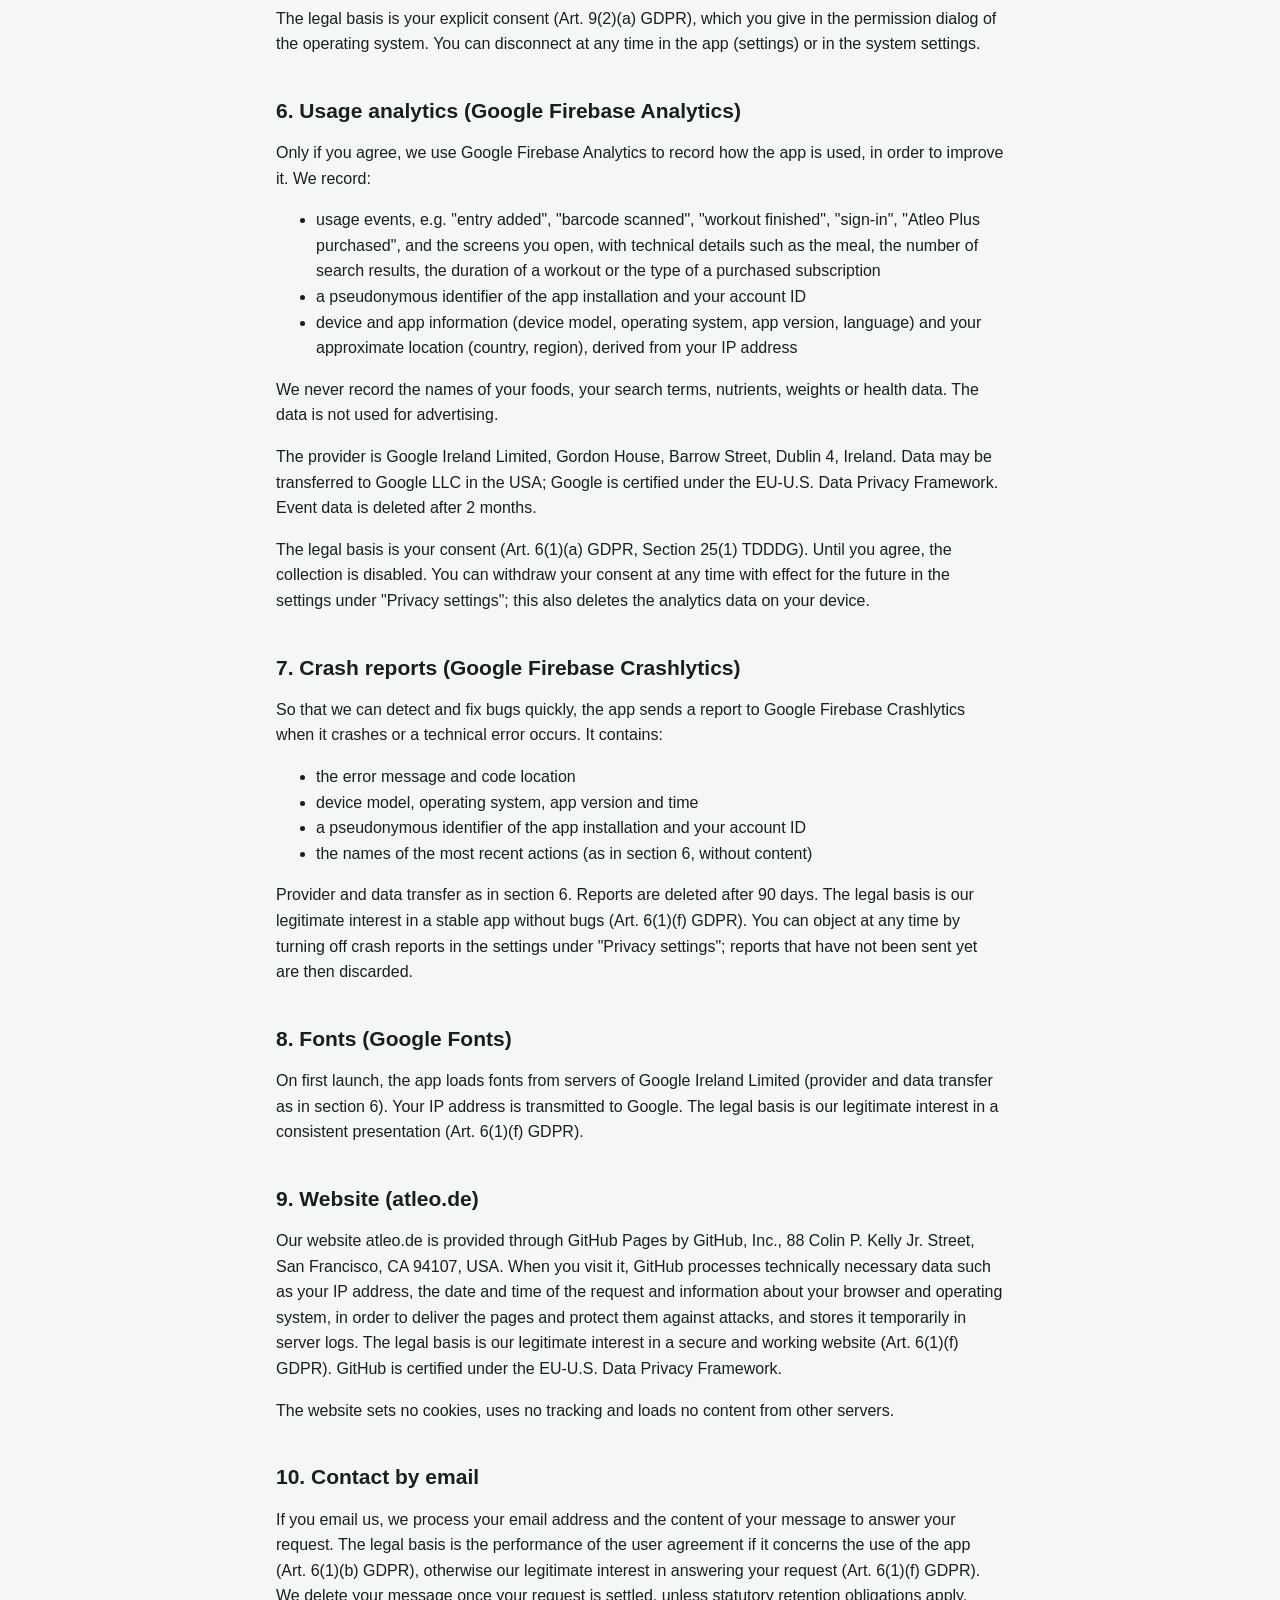
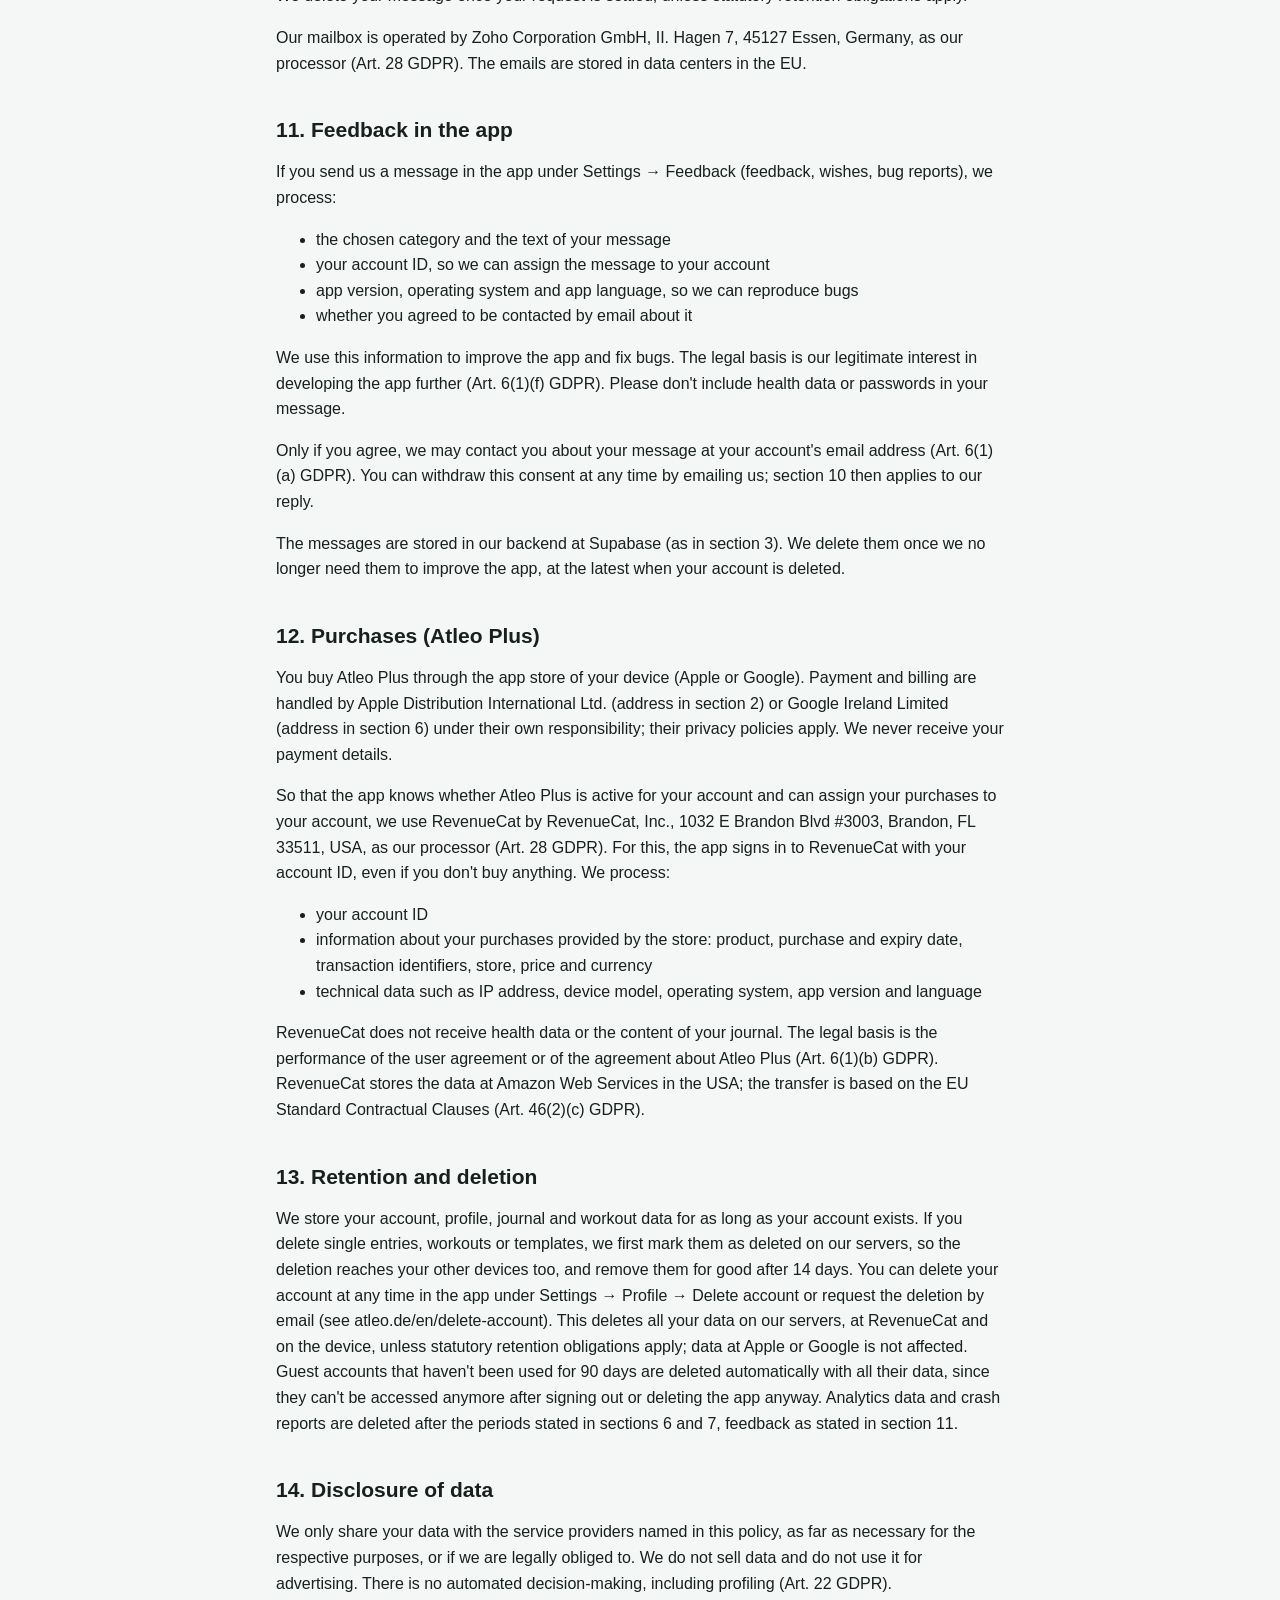
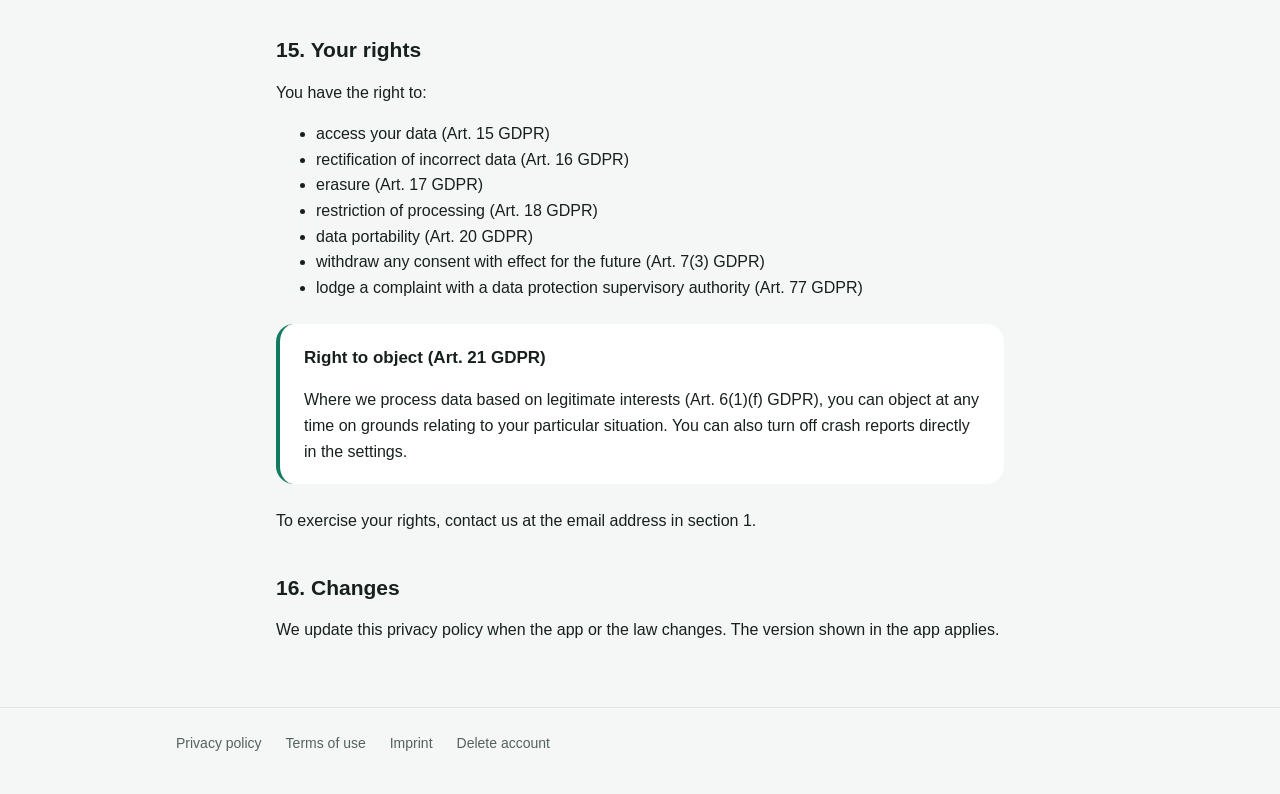
<file: en/privacy/index.html>
<!doctype html>
<!-- Generated by tool/website/export_legal_pages.dart in the app repo, don't edit. -->
<html lang="en">
<head>
  <meta charset="utf-8">
  <meta name="viewport" content="width=device-width, initial-scale=1">
  <title>Privacy policy – Atleo</title>
  <link rel="stylesheet" href="/style.css">
  <link rel="icon" href="/favicon.svg" type="image/svg+xml">
  <link rel="alternate" hreflang="de" href="/datenschutz/">
</head>
<body>
  <header class="site-header">
    <div class="wrap">
      <a class="brand" href="/en/">Atleo</a>
      <a class="lang" href="/datenschutz/" lang="de">Deutsch</a>
    </div>
  </header>
  <main class="wrap legal">
<h1>Privacy policy</h1>
<p class="updated">Last updated: 26.10.2026</p>
<p class="intro">This policy explains which personal data Atleo processes, for which purposes, on which legal basis, and what rights you have.</p>
<aside class="summary">
<h2>The key points</h2>
<ul><li>We only use your profile, food and workout data to provide the app to you. We do not sell it and do not use it for advertising.</li><li>It is stored on your device and on servers in the EU.</li><li>Data from Apple Health and Health Connect never leaves your device.</li><li>Usage analytics only with your consent, crash reports can be turned off at any time.</li><li>Purchases of Atleo Plus are handled by Apple or Google. We never receive your payment details.</li><li>You can delete your account with all of its data in the app at any time.</li></ul>
<p class="note">The summary gives you an overview. The following sections are binding.</p>
</aside>
<nav class="toc">
<h2>Contents</h2>
<ol>
<li><a href="#section-1">Controller</a></li>
<li><a href="#section-2">Account and sign-in</a></li>
<li><a href="#section-3">Profile, food journal and workouts</a></li>
<li><a href="#section-4">Food database (Open Food Facts)</a></li>
<li><a href="#section-5">Apple Health and Health Connect</a></li>
<li><a href="#section-6">Usage analytics (Google Firebase Analytics)</a></li>
<li><a href="#section-7">Crash reports (Google Firebase Crashlytics)</a></li>
<li><a href="#section-8">Fonts (Google Fonts)</a></li>
<li><a href="#section-9">Website (atleo.de)</a></li>
<li><a href="#section-10">Contact by email</a></li>
<li><a href="#section-11">Feedback in the app</a></li>
<li><a href="#section-12">Purchases (Atleo Plus)</a></li>
<li><a href="#section-13">Retention and deletion</a></li>
<li><a href="#section-14">Disclosure of data</a></li>
<li><a href="#section-15">Your rights</a></li>
<li><a href="#section-16">Changes</a></li>
</ol>
</nav>
<section id="section-1">
<h2>1. Controller</h2>
<p>The controller responsible for processing your data (Art. 4(7) GDPR) is:</p>
<address class="contact">
<strong>Steven Kelm</strong><br>
Merheimer Platz 12<br>
50733 Köln<br>
Germany<br>
<a href="mailto:contact@atleo.de">contact@atleo.de</a>
</address>
</section>
<section id="section-2">
<h2>2. Account and sign-in</h2>
<p>To use Atleo, you create an account. You can use the app with a guest account without providing contact details, sign in with a link sent by email, or sign in with Google or – on iPhone – with Apple. You can back up a guest account the same ways later. We process:</p>
<ul><li>your email address (when signing in by email, Google or Apple; with Apple, an anonymous relay address from Apple if you choose so)</li><li>when signing in with Google, the profile data provided by Google (name, profile picture)</li><li>when signing in with Apple, a user identifier assigned by Apple</li><li>an account ID and the times of registration and sign-in</li></ul>
<p>The legal basis is the performance of the user agreement (Art. 6(1)(b) GDPR).</p>
<p>Signing in with Google is provided by Google Ireland Limited (address in section 6), signing in with Apple by Apple Distribution International Ltd., Hollyhill Industrial Estate, Hollyhill, Cork, Ireland. When you delete your account, we also revoke the sign-in with Apple.</p>
<p>We send the emails with the sign-in or confirmation link through Brevo SAS, 106 boulevard Haussmann, 75008 Paris, France, which acts as our processor (Art. 28 GDPR). Your email address, the content of the email and technical delivery data such as the time and delivery status are processed.</p>
<p>To protect against automated sign-ins (bots), we use Cloudflare Turnstile by Cloudflare, Inc., 101 Townsend St., San Francisco, CA 94107, USA, for guest and email sign-ins. Technical data such as your IP address and characteristics of your device are sent to Cloudflare. The legal basis is our legitimate interest in the security of the service (Art. 6(1)(f) GDPR). Cloudflare is certified under the EU-U.S. Data Privacy Framework.</p>
</section>
<section id="section-3">
<h2>3. Profile, food journal and workouts</h2>
<p>To calculate your calorie and nutrient needs and to provide the core features of the app, we process:</p>
<ul><li>Profile data: date of birth, gender, height, weight and weight history, goal weight, activity level, calorie and nutrient goals</li><li>Food journal: the food, amounts, meal and date of your entries, and foods you created yourself</li><li>Workouts: exercises, sets, repetitions, weights, duration</li></ul>
<p>This data may allow conclusions about your health and is then specially protected. We process it based on your explicit consent (Art. 9(2)(a) GDPR), which you give after signing in and before setting up your profile, and to perform the user agreement (Art. 6(1)(b) GDPR). As proof, we store in your account when you agreed to which version of the consent. You can withdraw your consent at any time by deleting your account.</p>
<p>The data is first stored on your device and synchronized with our backend, so that it is backed up and available on several devices. The backend is operated by Supabase, Inc., 970 Toa Payoh North #07-04, Singapore 318992, as our processor (Art. 28 GDPR) on servers in the European Union. Access from outside the EU, e.g. for support purposes, is only permitted on the basis of the EU Standard Contractual Clauses.</p>
</section>
<section id="section-4">
<h2>4. Food database (Open Food Facts)</h2>
<p>When you search for food or scan a barcode, we send the search term or barcode to the free food database Open Food Facts (Open Food Facts, 21 rue des Iles, 94100 Saint-Maur-des-Fossés, France). Product images are loaded directly from their servers. Your IP address is transmitted, but no account ID or other information about you. The legal basis is the performance of the user agreement (Art. 6(1)(b) GDPR).</p>
</section>
<section id="section-5">
<h2>5. Apple Health and Health Connect</h2>
<p>If you connect Atleo with Apple Health (iOS) or Health Connect (Android), the app reads the following data after your permission:</p>
<ul><li>steps, energy burned and distance</li><li>heart rate and resting heart rate</li><li>exercise time and workouts</li><li>sleep</li></ul>
<p>The data is processed exclusively on your device to show your activity and to calculate your calorie needs. It is not sent to our servers or to third parties and is not used for advertising or analytics.</p>
<p>If you allow it (setting "Save workouts", can be turned off), the app writes the workouts you finish in Atleo as strength training with their start, end and name to Apple Health or Health Connect. This also happens only on your device.</p>
<p>The legal basis is your explicit consent (Art. 9(2)(a) GDPR), which you give in the permission dialog of the operating system. You can disconnect at any time in the app (settings) or in the system settings.</p>
</section>
<section id="section-6">
<h2>6. Usage analytics (Google Firebase Analytics)</h2>
<p>Only if you agree, we use Google Firebase Analytics to record how the app is used, in order to improve it. We record:</p>
<ul><li>usage events, e.g. "entry added", "barcode scanned", "workout finished", "sign-in", "Atleo Plus purchased", and the screens you open, with technical details such as the meal, the number of search results, the duration of a workout or the type of a purchased subscription</li><li>a pseudonymous identifier of the app installation and your account ID</li><li>device and app information (device model, operating system, app version, language) and your approximate location (country, region), derived from your IP address</li></ul>
<p>We never record the names of your foods, your search terms, nutrients, weights or health data. The data is not used for advertising.</p>
<p>The provider is Google Ireland Limited, Gordon House, Barrow Street, Dublin 4, Ireland. Data may be transferred to Google LLC in the USA; Google is certified under the EU-U.S. Data Privacy Framework. Event data is deleted after 2 months.</p>
<p>The legal basis is your consent (Art. 6(1)(a) GDPR, Section 25(1) TDDDG). Until you agree, the collection is disabled. You can withdraw your consent at any time with effect for the future in the settings under "Privacy settings"; this also deletes the analytics data on your device.</p>
</section>
<section id="section-7">
<h2>7. Crash reports (Google Firebase Crashlytics)</h2>
<p>So that we can detect and fix bugs quickly, the app sends a report to Google Firebase Crashlytics when it crashes or a technical error occurs. It contains:</p>
<ul><li>the error message and code location</li><li>device model, operating system, app version and time</li><li>a pseudonymous identifier of the app installation and your account ID</li><li>the names of the most recent actions (as in section 6, without content)</li></ul>
<p>Provider and data transfer as in section 6. Reports are deleted after 90 days. The legal basis is our legitimate interest in a stable app without bugs (Art. 6(1)(f) GDPR). You can object at any time by turning off crash reports in the settings under "Privacy settings"; reports that have not been sent yet are then discarded.</p>
</section>
<section id="section-8">
<h2>8. Fonts (Google Fonts)</h2>
<p>On first launch, the app loads fonts from servers of Google Ireland Limited (provider and data transfer as in section 6). Your IP address is transmitted to Google. The legal basis is our legitimate interest in a consistent presentation (Art. 6(1)(f) GDPR).</p>
</section>
<section id="section-9">
<h2>9. Website (atleo.de)</h2>
<p>Our website atleo.de is provided through GitHub Pages by GitHub, Inc., 88 Colin P. Kelly Jr. Street, San Francisco, CA 94107, USA. When you visit it, GitHub processes technically necessary data such as your IP address, the date and time of the request and information about your browser and operating system, in order to deliver the pages and protect them against attacks, and stores it temporarily in server logs. The legal basis is our legitimate interest in a secure and working website (Art. 6(1)(f) GDPR). GitHub is certified under the EU-U.S. Data Privacy Framework.</p>
<p>The website sets no cookies, uses no tracking and loads no content from other servers.</p>
</section>
<section id="section-10">
<h2>10. Contact by email</h2>
<p>If you email us, we process your email address and the content of your message to answer your request. The legal basis is the performance of the user agreement if it concerns the use of the app (Art. 6(1)(b) GDPR), otherwise our legitimate interest in answering your request (Art. 6(1)(f) GDPR). We delete your message once your request is settled, unless statutory retention obligations apply.</p>
<p>Our mailbox is operated by Zoho Corporation GmbH, II. Hagen 7, 45127 Essen, Germany, as our processor (Art. 28 GDPR). The emails are stored in data centers in the EU.</p>
</section>
<section id="section-11">
<h2>11. Feedback in the app</h2>
<p>If you send us a message in the app under Settings → Feedback (feedback, wishes, bug reports), we process:</p>
<ul><li>the chosen category and the text of your message</li><li>your account ID, so we can assign the message to your account</li><li>app version, operating system and app language, so we can reproduce bugs</li><li>whether you agreed to be contacted by email about it</li></ul>
<p>We use this information to improve the app and fix bugs. The legal basis is our legitimate interest in developing the app further (Art. 6(1)(f) GDPR). Please don't include health data or passwords in your message.</p>
<p>Only if you agree, we may contact you about your message at your account's email address (Art. 6(1)(a) GDPR). You can withdraw this consent at any time by emailing us; section 10 then applies to our reply.</p>
<p>The messages are stored in our backend at Supabase (as in section 3). We delete them once we no longer need them to improve the app, at the latest when your account is deleted.</p>
</section>
<section id="section-12">
<h2>12. Purchases (Atleo Plus)</h2>
<p>You buy Atleo Plus through the app store of your device (Apple or Google). Payment and billing are handled by Apple Distribution International Ltd. (address in section 2) or Google Ireland Limited (address in section 6) under their own responsibility; their privacy policies apply. We never receive your payment details.</p>
<p>So that the app knows whether Atleo Plus is active for your account and can assign your purchases to your account, we use RevenueCat by RevenueCat, Inc., 1032 E Brandon Blvd #3003, Brandon, FL 33511, USA, as our processor (Art. 28 GDPR). For this, the app signs in to RevenueCat with your account ID, even if you don't buy anything. We process:</p>
<ul><li>your account ID</li><li>information about your purchases provided by the store: product, purchase and expiry date, transaction identifiers, store, price and currency</li><li>technical data such as IP address, device model, operating system, app version and language</li></ul>
<p>RevenueCat does not receive health data or the content of your journal. The legal basis is the performance of the user agreement or of the agreement about Atleo Plus (Art. 6(1)(b) GDPR). RevenueCat stores the data at Amazon Web Services in the USA; the transfer is based on the EU Standard Contractual Clauses (Art. 46(2)(c) GDPR).</p>
</section>
<section id="section-13">
<h2>13. Retention and deletion</h2>
<p>We store your account, profile, journal and workout data for as long as your account exists. If you delete single entries, workouts or templates, we first mark them as deleted on our servers, so the deletion reaches your other devices too, and remove them for good after 14 days. You can delete your account at any time in the app under Settings → Profile → Delete account or request the deletion by email (see atleo.de/en/delete-account). This deletes all your data on our servers, at RevenueCat and on the device, unless statutory retention obligations apply; data at Apple or Google is not affected. Guest accounts that haven't been used for 90 days are deleted automatically with all their data, since they can't be accessed anymore after signing out or deleting the app anyway. Analytics data and crash reports are deleted after the periods stated in sections 6 and 7, feedback as stated in section 11.</p>
</section>
<section id="section-14">
<h2>14. Disclosure of data</h2>
<p>We only share your data with the service providers named in this policy, as far as necessary for the respective purposes, or if we are legally obliged to. We do not sell data and do not use it for advertising. There is no automated decision-making, including profiling (Art. 22 GDPR).</p>
</section>
<section id="section-15">
<h2>15. Your rights</h2>
<p>You have the right to:</p>
<ul><li>access your data (Art. 15 GDPR)</li><li>rectification of incorrect data (Art. 16 GDPR)</li><li>erasure (Art. 17 GDPR)</li><li>restriction of processing (Art. 18 GDPR)</li><li>data portability (Art. 20 GDPR)</li><li>withdraw any consent with effect for the future (Art. 7(3) GDPR)</li><li>lodge a complaint with a data protection supervisory authority (Art. 77 GDPR)</li></ul>
<div class="notice"><h3>Right to object (Art. 21 GDPR)</h3><p>Where we process data based on legitimate interests (Art. 6(1)(f) GDPR), you can object at any time on grounds relating to your particular situation. You can also turn off crash reports directly in the settings.</p></div>
<p>To exercise your rights, contact us at the email address in section 1.</p>
</section>
<section id="section-16">
<h2>16. Changes</h2>
<p>We update this privacy policy when the app or the law changes. The version shown in the app applies.</p>
</section>
  </main>
  <footer class="site-footer">
    <div class="wrap">
      <a href="/en/privacy/">Privacy policy</a>
      <a href="/en/terms/">Terms of use</a>
      <a href="/en/imprint/">Imprint</a>
      <a href="/en/delete-account/">Delete account</a>
    </div>
  </footer>
</body>
</html>
</file>
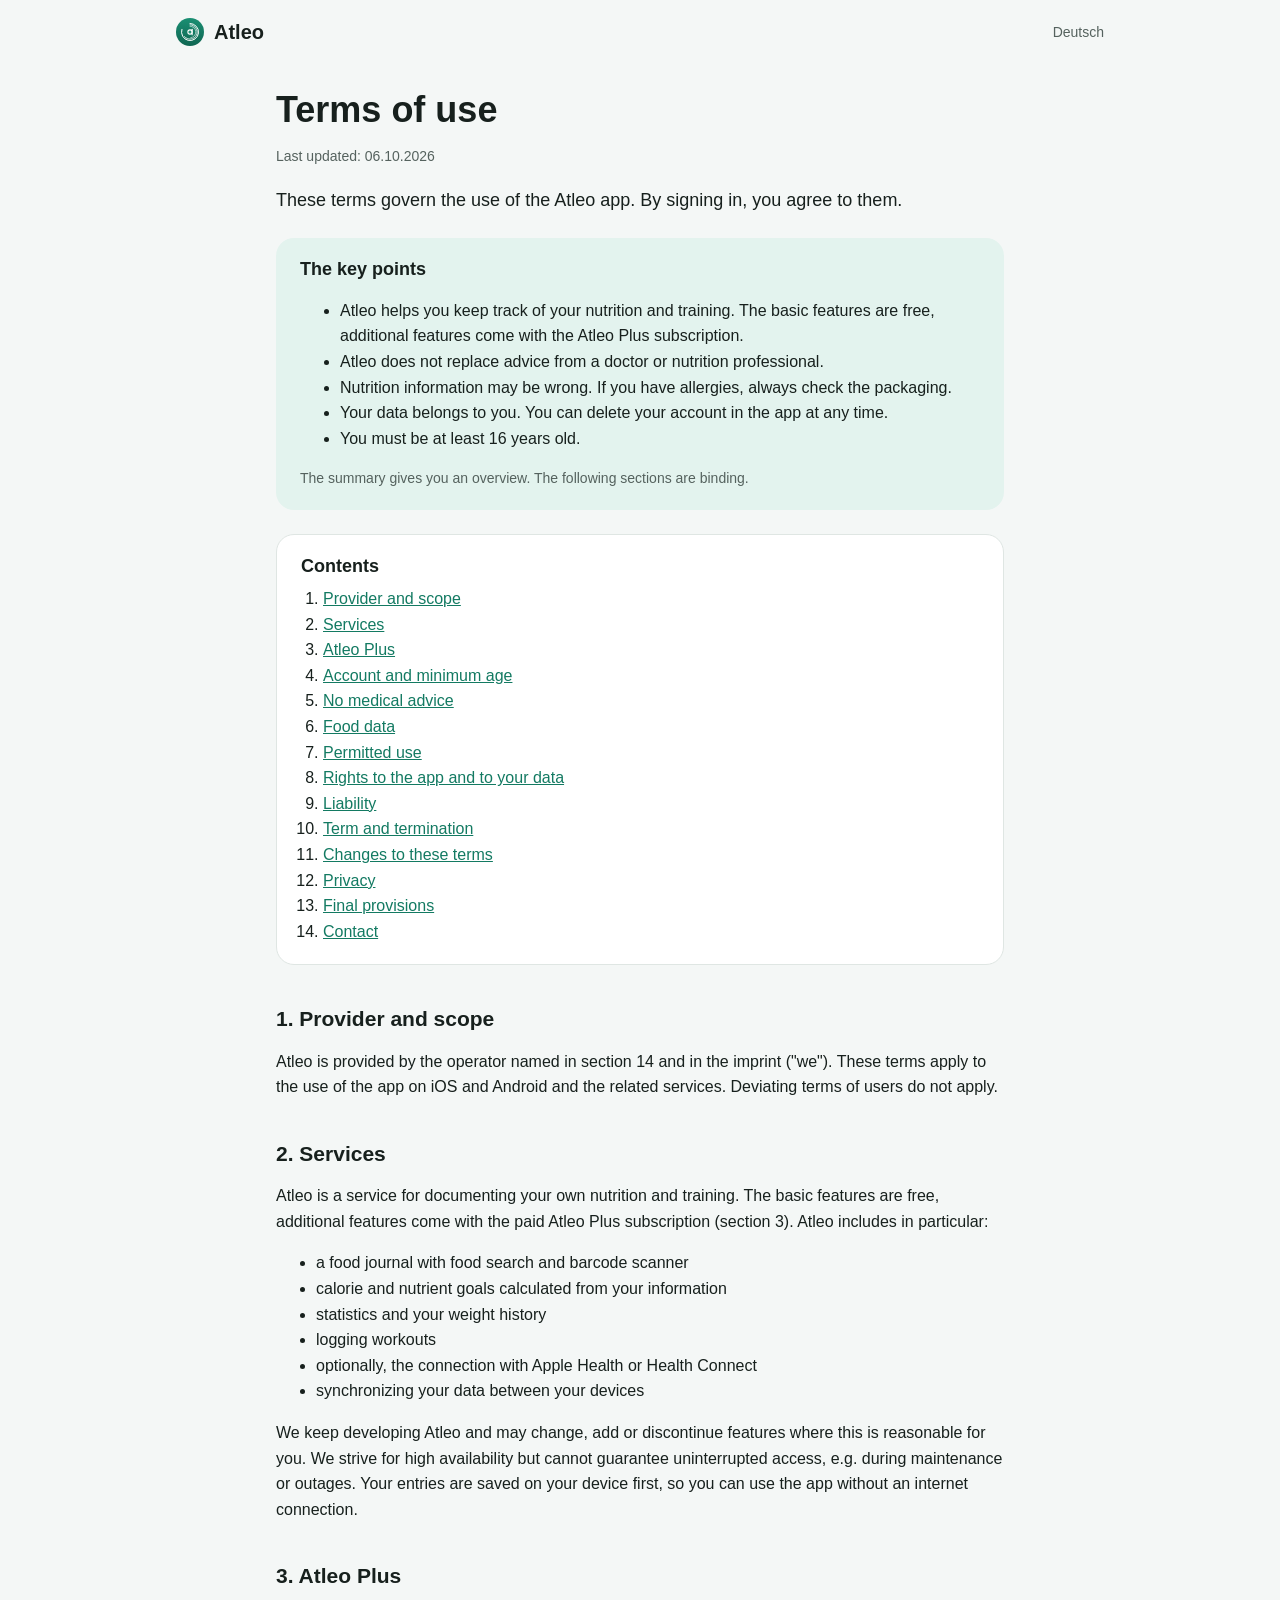
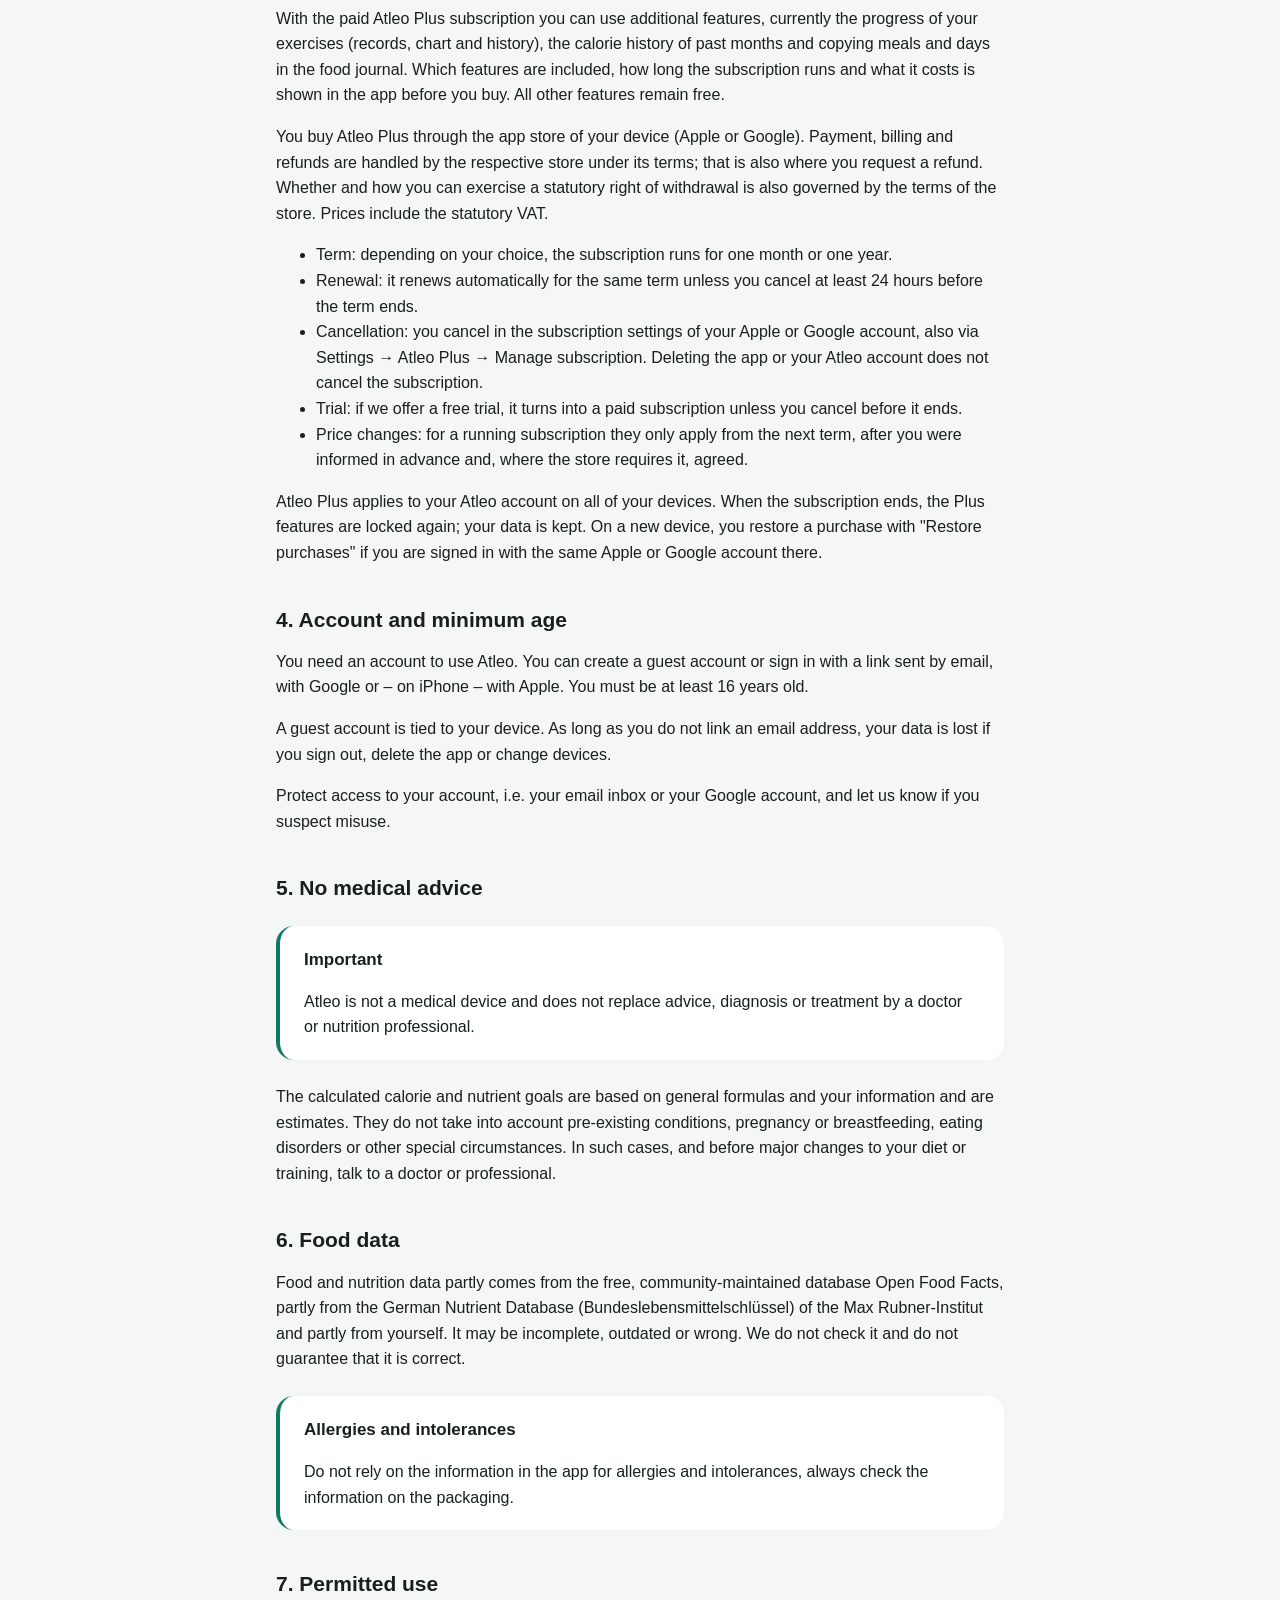
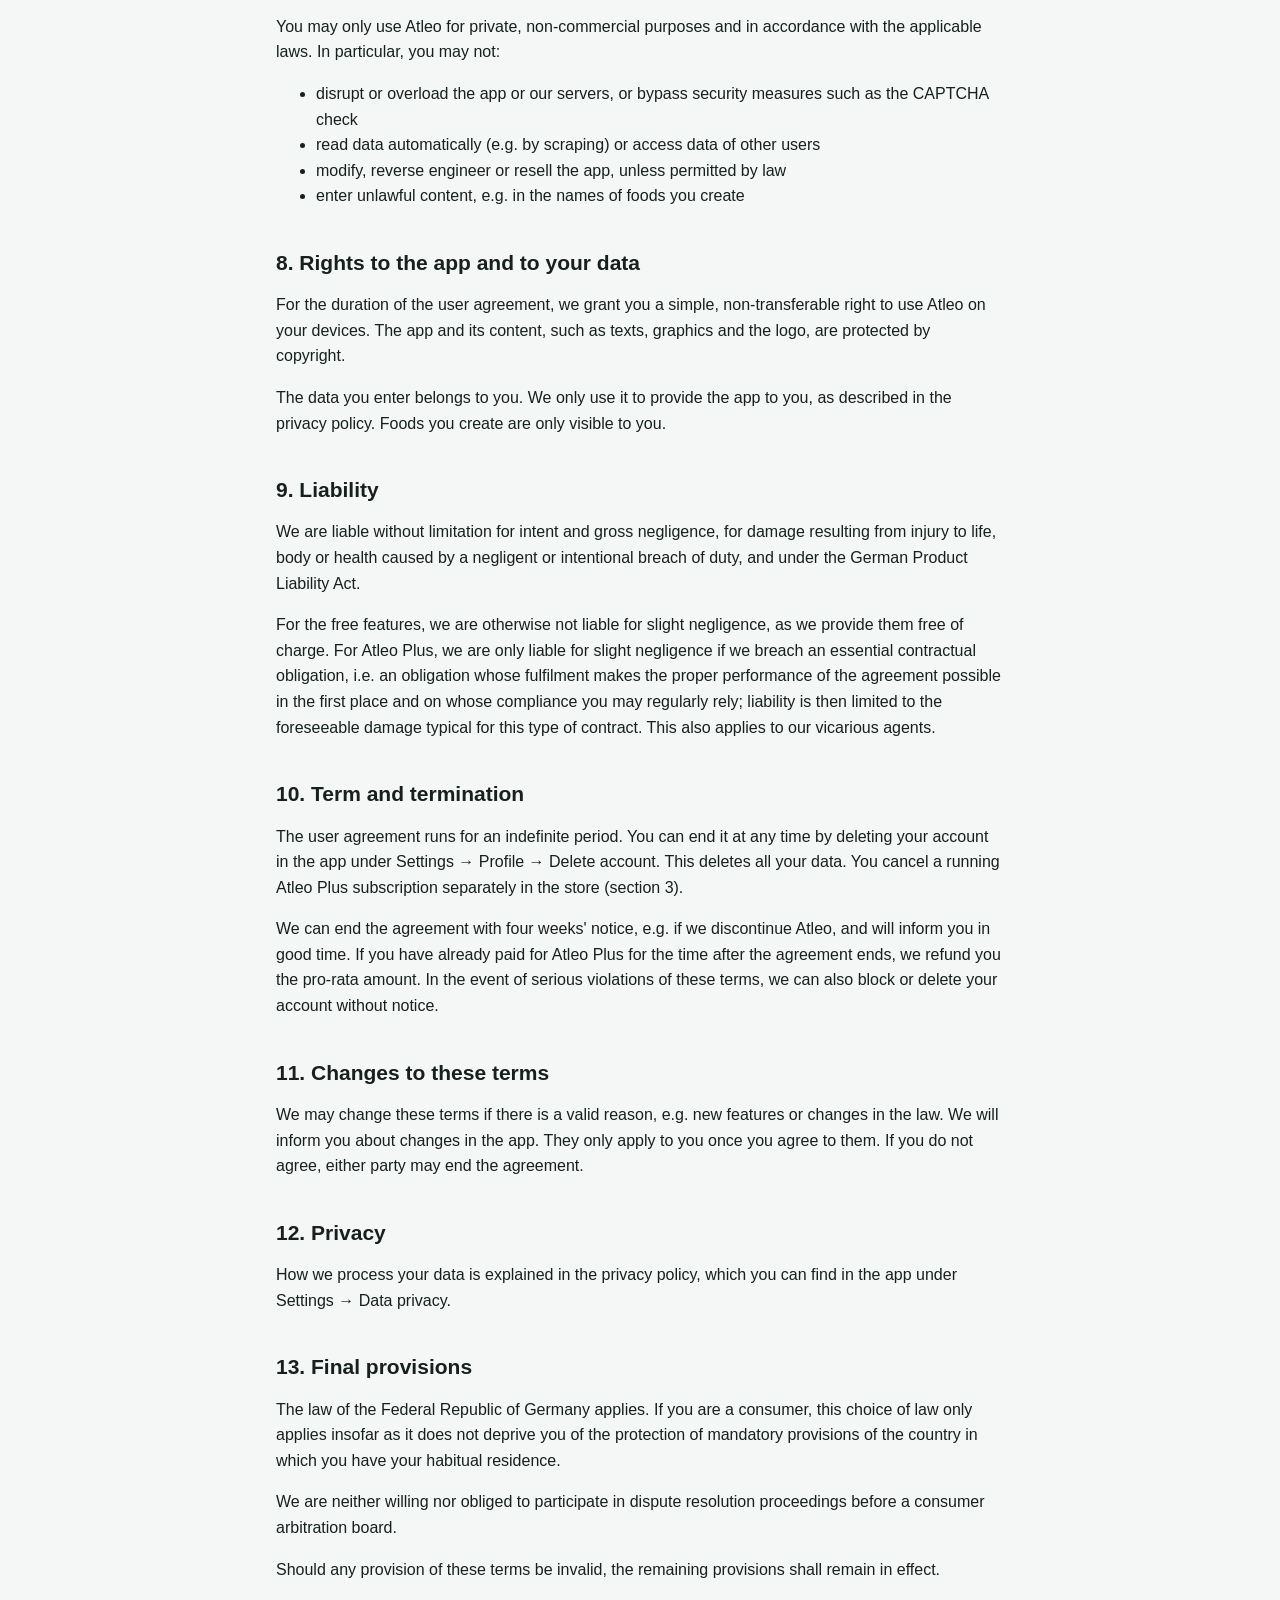
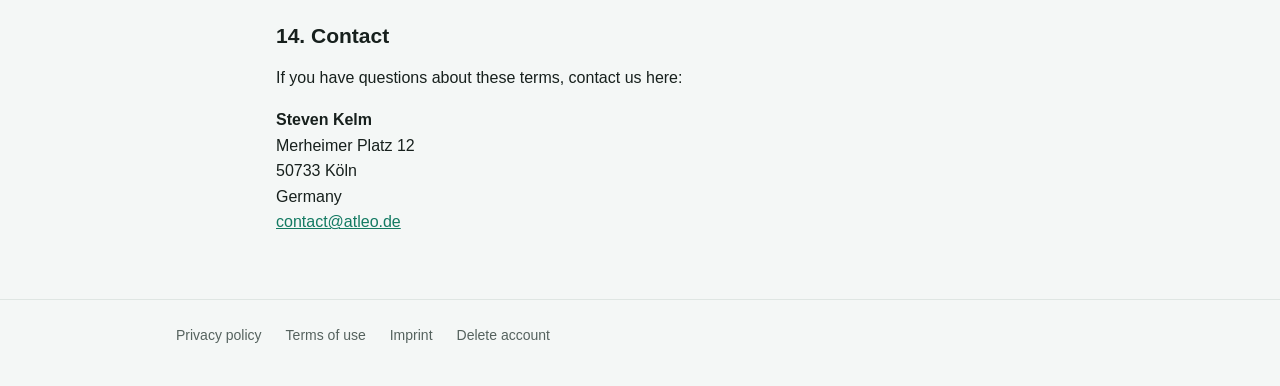
<file: en/terms/index.html>
<!doctype html>
<!-- Generated by tool/website/export_legal_pages.dart in the app repo, don't edit. -->
<html lang="en">
<head>
  <meta charset="utf-8">
  <meta name="viewport" content="width=device-width, initial-scale=1">
  <title>Terms of use – Atleo</title>
  <link rel="stylesheet" href="/style.css">
  <link rel="icon" href="/favicon.svg" type="image/svg+xml">
  <link rel="alternate" hreflang="de" href="/nutzungsbedingungen/">
</head>
<body>
  <header class="site-header">
    <div class="wrap">
      <a class="brand" href="/en/">Atleo</a>
      <a class="lang" href="/nutzungsbedingungen/" lang="de">Deutsch</a>
    </div>
  </header>
  <main class="wrap legal">
<h1>Terms of use</h1>
<p class="updated">Last updated: 06.10.2026</p>
<p class="intro">These terms govern the use of the Atleo app. By signing in, you agree to them.</p>
<aside class="summary">
<h2>The key points</h2>
<ul><li>Atleo helps you keep track of your nutrition and training. The basic features are free, additional features come with the Atleo Plus subscription.</li><li>Atleo does not replace advice from a doctor or nutrition professional.</li><li>Nutrition information may be wrong. If you have allergies, always check the packaging.</li><li>Your data belongs to you. You can delete your account in the app at any time.</li><li>You must be at least 16 years old.</li></ul>
<p class="note">The summary gives you an overview. The following sections are binding.</p>
</aside>
<nav class="toc">
<h2>Contents</h2>
<ol>
<li><a href="#section-1">Provider and scope</a></li>
<li><a href="#section-2">Services</a></li>
<li><a href="#section-3">Atleo Plus</a></li>
<li><a href="#section-4">Account and minimum age</a></li>
<li><a href="#section-5">No medical advice</a></li>
<li><a href="#section-6">Food data</a></li>
<li><a href="#section-7">Permitted use</a></li>
<li><a href="#section-8">Rights to the app and to your data</a></li>
<li><a href="#section-9">Liability</a></li>
<li><a href="#section-10">Term and termination</a></li>
<li><a href="#section-11">Changes to these terms</a></li>
<li><a href="#section-12">Privacy</a></li>
<li><a href="#section-13">Final provisions</a></li>
<li><a href="#section-14">Contact</a></li>
</ol>
</nav>
<section id="section-1">
<h2>1. Provider and scope</h2>
<p>Atleo is provided by the operator named in section 14 and in the imprint ("we"). These terms apply to the use of the app on iOS and Android and the related services. Deviating terms of users do not apply.</p>
</section>
<section id="section-2">
<h2>2. Services</h2>
<p>Atleo is a service for documenting your own nutrition and training. The basic features are free, additional features come with the paid Atleo Plus subscription (section 3). Atleo includes in particular:</p>
<ul><li>a food journal with food search and barcode scanner</li><li>calorie and nutrient goals calculated from your information</li><li>statistics and your weight history</li><li>logging workouts</li><li>optionally, the connection with Apple Health or Health Connect</li><li>synchronizing your data between your devices</li></ul>
<p>We keep developing Atleo and may change, add or discontinue features where this is reasonable for you. We strive for high availability but cannot guarantee uninterrupted access, e.g. during maintenance or outages. Your entries are saved on your device first, so you can use the app without an internet connection.</p>
</section>
<section id="section-3">
<h2>3. Atleo Plus</h2>
<p>With the paid Atleo Plus subscription you can use additional features, currently the progress of your exercises (records, chart and history), the calorie history of past months and copying meals and days in the food journal. Which features are included, how long the subscription runs and what it costs is shown in the app before you buy. All other features remain free.</p>
<p>You buy Atleo Plus through the app store of your device (Apple or Google). Payment, billing and refunds are handled by the respective store under its terms; that is also where you request a refund. Whether and how you can exercise a statutory right of withdrawal is also governed by the terms of the store. Prices include the statutory VAT.</p>
<ul><li>Term: depending on your choice, the subscription runs for one month or one year.</li><li>Renewal: it renews automatically for the same term unless you cancel at least 24 hours before the term ends.</li><li>Cancellation: you cancel in the subscription settings of your Apple or Google account, also via Settings → Atleo Plus → Manage subscription. Deleting the app or your Atleo account does not cancel the subscription.</li><li>Trial: if we offer a free trial, it turns into a paid subscription unless you cancel before it ends.</li><li>Price changes: for a running subscription they only apply from the next term, after you were informed in advance and, where the store requires it, agreed.</li></ul>
<p>Atleo Plus applies to your Atleo account on all of your devices. When the subscription ends, the Plus features are locked again; your data is kept. On a new device, you restore a purchase with "Restore purchases" if you are signed in with the same Apple or Google account there.</p>
</section>
<section id="section-4">
<h2>4. Account and minimum age</h2>
<p>You need an account to use Atleo. You can create a guest account or sign in with a link sent by email, with Google or – on iPhone – with Apple. You must be at least 16 years old.</p>
<p>A guest account is tied to your device. As long as you do not link an email address, your data is lost if you sign out, delete the app or change devices.</p>
<p>Protect access to your account, i.e. your email inbox or your Google account, and let us know if you suspect misuse.</p>
</section>
<section id="section-5">
<h2>5. No medical advice</h2>
<div class="notice"><h3>Important</h3><p>Atleo is not a medical device and does not replace advice, diagnosis or treatment by a doctor or nutrition professional.</p></div>
<p>The calculated calorie and nutrient goals are based on general formulas and your information and are estimates. They do not take into account pre-existing conditions, pregnancy or breastfeeding, eating disorders or other special circumstances. In such cases, and before major changes to your diet or training, talk to a doctor or professional.</p>
</section>
<section id="section-6">
<h2>6. Food data</h2>
<p>Food and nutrition data partly comes from the free, community-maintained database Open Food Facts, partly from the German Nutrient Database (Bundeslebensmittelschlüssel) of the Max Rubner-Institut and partly from yourself. It may be incomplete, outdated or wrong. We do not check it and do not guarantee that it is correct.</p>
<div class="notice"><h3>Allergies and intolerances</h3><p>Do not rely on the information in the app for allergies and intolerances, always check the information on the packaging.</p></div>
</section>
<section id="section-7">
<h2>7. Permitted use</h2>
<p>You may only use Atleo for private, non-commercial purposes and in accordance with the applicable laws. In particular, you may not:</p>
<ul><li>disrupt or overload the app or our servers, or bypass security measures such as the CAPTCHA check</li><li>read data automatically (e.g. by scraping) or access data of other users</li><li>modify, reverse engineer or resell the app, unless permitted by law</li><li>enter unlawful content, e.g. in the names of foods you create</li></ul>
</section>
<section id="section-8">
<h2>8. Rights to the app and to your data</h2>
<p>For the duration of the user agreement, we grant you a simple, non-transferable right to use Atleo on your devices. The app and its content, such as texts, graphics and the logo, are protected by copyright.</p>
<p>The data you enter belongs to you. We only use it to provide the app to you, as described in the privacy policy. Foods you create are only visible to you.</p>
</section>
<section id="section-9">
<h2>9. Liability</h2>
<p>We are liable without limitation for intent and gross negligence, for damage resulting from injury to life, body or health caused by a negligent or intentional breach of duty, and under the German Product Liability Act.</p>
<p>For the free features, we are otherwise not liable for slight negligence, as we provide them free of charge. For Atleo Plus, we are only liable for slight negligence if we breach an essential contractual obligation, i.e. an obligation whose fulfilment makes the proper performance of the agreement possible in the first place and on whose compliance you may regularly rely; liability is then limited to the foreseeable damage typical for this type of contract. This also applies to our vicarious agents.</p>
</section>
<section id="section-10">
<h2>10. Term and termination</h2>
<p>The user agreement runs for an indefinite period. You can end it at any time by deleting your account in the app under Settings → Profile → Delete account. This deletes all your data. You cancel a running Atleo Plus subscription separately in the store (section 3).</p>
<p>We can end the agreement with four weeks' notice, e.g. if we discontinue Atleo, and will inform you in good time. If you have already paid for Atleo Plus for the time after the agreement ends, we refund you the pro-rata amount. In the event of serious violations of these terms, we can also block or delete your account without notice.</p>
</section>
<section id="section-11">
<h2>11. Changes to these terms</h2>
<p>We may change these terms if there is a valid reason, e.g. new features or changes in the law. We will inform you about changes in the app. They only apply to you once you agree to them. If you do not agree, either party may end the agreement.</p>
</section>
<section id="section-12">
<h2>12. Privacy</h2>
<p>How we process your data is explained in the privacy policy, which you can find in the app under Settings → Data privacy.</p>
</section>
<section id="section-13">
<h2>13. Final provisions</h2>
<p>The law of the Federal Republic of Germany applies. If you are a consumer, this choice of law only applies insofar as it does not deprive you of the protection of mandatory provisions of the country in which you have your habitual residence.</p>
<p>We are neither willing nor obliged to participate in dispute resolution proceedings before a consumer arbitration board.</p>
<p>Should any provision of these terms be invalid, the remaining provisions shall remain in effect.</p>
</section>
<section id="section-14">
<h2>14. Contact</h2>
<p>If you have questions about these terms, contact us here:</p>
<address class="contact">
<strong>Steven Kelm</strong><br>
Merheimer Platz 12<br>
50733 Köln<br>
Germany<br>
<a href="mailto:contact@atleo.de">contact@atleo.de</a>
</address>
</section>
  </main>
  <footer class="site-footer">
    <div class="wrap">
      <a href="/en/privacy/">Privacy policy</a>
      <a href="/en/terms/">Terms of use</a>
      <a href="/en/imprint/">Imprint</a>
      <a href="/en/delete-account/">Delete account</a>
    </div>
  </footer>
</body>
</html>
</file>
<file: style.css>
:root {
  --bg: #f4f7f6;
  --surface: #ffffff;
  --text: #17201d;
  --muted: #55625e;
  --border: #dfe6e3;
  --accent: #137a62;
  --accent-soft: #e3f3ee;
  --on-accent: #ffffff;
  --radius: 18px;
  color-scheme: light;
}

@media (prefers-color-scheme: dark) {
  :root {
    --bg: #0f1513;
    --surface: #18211e;
    --text: #e6eeeb;
    --muted: #9fb0aa;
    --border: #2a3632;
    --accent: #3fd0aa;
    --accent-soft: #173a31;
    --on-accent: #062a20;
    color-scheme: dark;
  }
}

* {
  box-sizing: border-box;
}

html {
  -webkit-text-size-adjust: 100%;
}

body {
  margin: 0;
  background: var(--bg);
  color: var(--text);
  font-family: -apple-system, BlinkMacSystemFont, "Segoe UI", Roboto, Helvetica, Arial, sans-serif;
  font-size: 16px;
  line-height: 1.6;
}

a {
  color: var(--accent);
}

.wrap {
  width: 100%;
  max-width: 960px;
  margin: 0 auto;
  padding: 0 16px;
}

/* Header and footer */

.site-header .wrap {
  display: flex;
  align-items: center;
  justify-content: space-between;
  height: 64px;
}

.brand {
  display: inline-flex;
  align-items: center;
  gap: 10px;
  color: var(--text);
  font-size: 20px;
  font-weight: 700;
  text-decoration: none;
}

.brand::before {
  content: "";
  width: 28px;
  height: 28px;
  border-radius: 50%;
  background: var(--accent) url("/favicon.svg") center / cover;
}

.lang {
  color: var(--muted);
  font-size: 14px;
  text-decoration: none;
}

.lang:hover {
  color: var(--text);
}

.site-footer {
  margin-top: 64px;
  padding: 24px 0 40px;
  border-top: 1px solid var(--border);
}

.site-footer .wrap {
  display: flex;
  flex-wrap: wrap;
  gap: 8px 24px;
}

.site-footer a {
  color: var(--muted);
  font-size: 14px;
  text-decoration: none;
}

.site-footer a:hover {
  color: var(--text);
}

/* Landing page */

.hero {
  padding: 56px 0 32px;
  text-align: center;
}

.hero h1 {
  margin: 0 auto 16px;
  max-width: 640px;
  font-size: clamp(32px, 6vw, 48px);
  line-height: 1.15;
  letter-spacing: -0.02em;
}

.hero p {
  margin: 0 auto;
  max-width: 560px;
  color: var(--muted);
  font-size: 18px;
}

.store-badge {
  display: inline-block;
  margin-top: 28px;
}

.store-badge img {
  display: block;
  width: 150px;
  height: auto;
}

.hero .store-note {
  margin-top: 12px;
  font-size: 14px;
}

.features {
  display: grid;
  grid-template-columns: repeat(auto-fit, minmax(240px, 1fr));
  gap: 16px;
  margin-top: 40px;
  padding: 0;
  list-style: none;
}

.feature {
  padding: 24px;
  border: 1px solid var(--border);
  border-radius: var(--radius);
  background: var(--surface);
}

.feature .icon {
  display: grid;
  place-items: center;
  width: 44px;
  height: 44px;
  margin-bottom: 14px;
  border-radius: 12px;
  background: var(--accent-soft);
  color: var(--accent);
}

.feature svg {
  width: 24px;
  height: 24px;
}

.feature h2 {
  margin: 0 0 6px;
  font-size: 18px;
}

.feature p {
  margin: 0;
  color: var(--muted);
  font-size: 15px;
}

.note {
  margin: 40px auto 0;
  max-width: 560px;
  color: var(--muted);
  font-size: 14px;
  text-align: center;
}

/* Legal pages (generated from the app) */

.legal {
  max-width: 760px;
  padding-top: 24px;
}

.legal h1 {
  margin: 0 0 4px;
  font-size: clamp(28px, 5vw, 36px);
  line-height: 1.2;
}

.legal h2 {
  margin: 40px 0 8px;
  font-size: 21px;
  line-height: 1.3;
}

.legal h3 {
  margin: 24px 0 4px;
  font-size: 17px;
}

.legal p,
.legal li {
  overflow-wrap: anywhere;
}

.updated {
  color: var(--muted);
  font-size: 14px;
}

.intro {
  font-size: 18px;
}

.summary,
.toc,
.notice {
  margin: 24px 0;
  padding: 20px 24px;
  border-radius: var(--radius);
}

.summary {
  background: var(--accent-soft);
}

.summary h2,
.toc h2 {
  margin-top: 0;
  font-size: 18px;
}

.summary .note {
  margin: 12px 0 0;
  max-width: none;
  text-align: left;
}

.toc {
  border: 1px solid var(--border);
  background: var(--surface);
}

.toc ol {
  margin: 0;
  padding-left: 22px;
}

.notice {
  border-left: 4px solid var(--accent);
  background: var(--surface);
}

.notice h3 {
  margin-top: 0;
}

.notice p:last-child {
  margin-bottom: 0;
}

.contact {
  margin: 12px 0;
  font-style: normal;
}

.contact-list dt {
  margin-top: 8px;
  color: var(--muted);
  font-size: 14px;
}

.contact-list dd {
  margin: 0;
}

section {
  scroll-margin-top: 16px;
}
</file>
